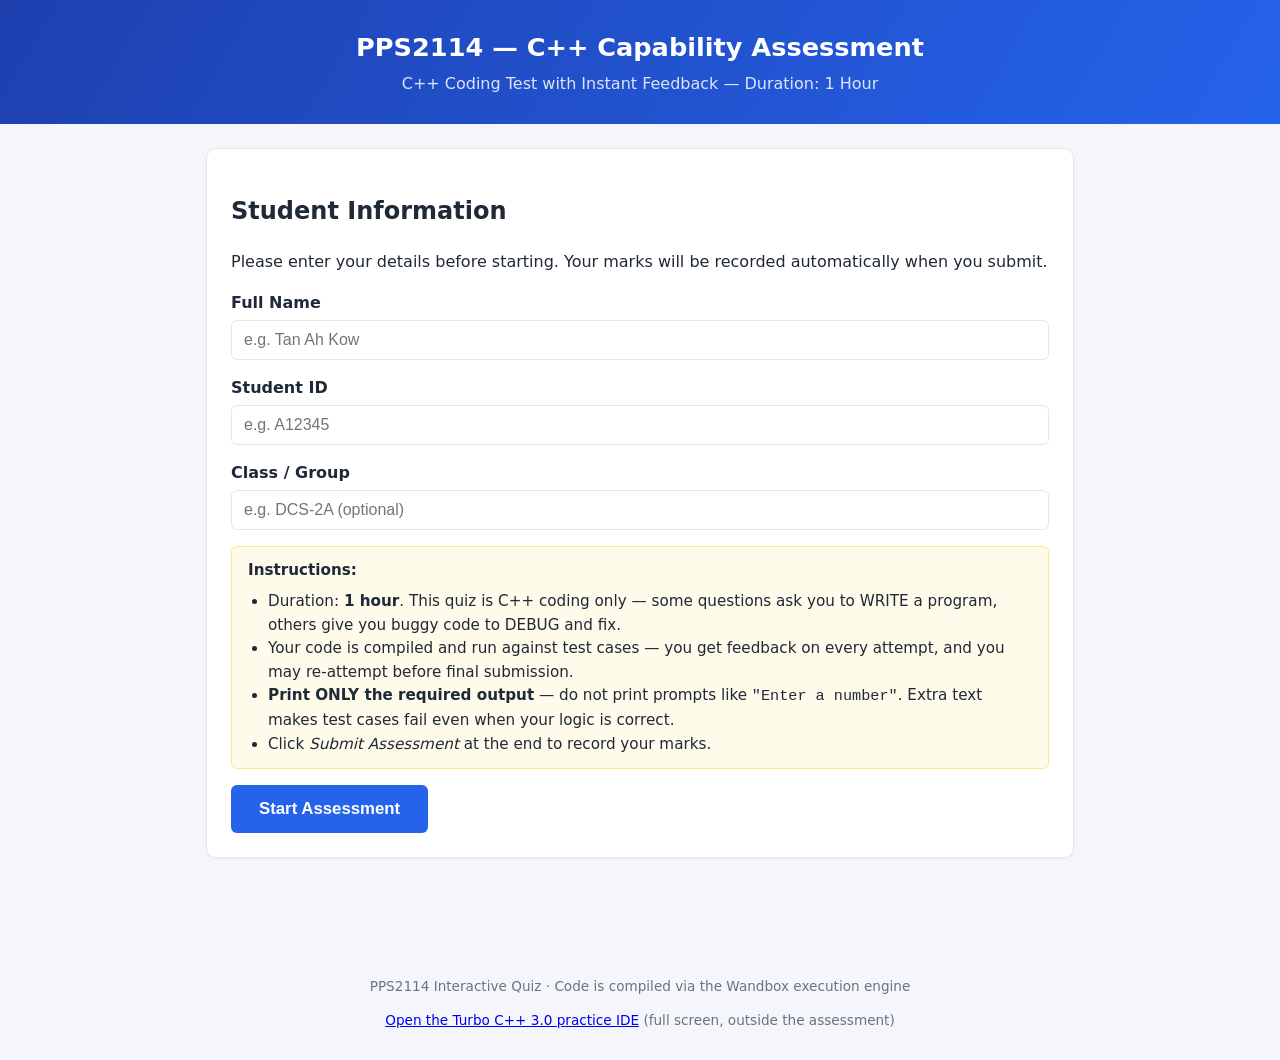
<file: index.html>
<!DOCTYPE html>
<html lang="en">
<head>
  <meta charset="UTF-8">
  <meta name="viewport" content="width=device-width, initial-scale=1.0">
  <title>PPS2114 — C++ Assessment</title>
  <link rel="stylesheet" href="css/style.css">
  <link rel="stylesheet" href="css/turbo.css">
</head>
<body>
  <header class="app-header">
    <h1>PPS2114 &mdash; C++ Capability Assessment</h1>
    <p class="subtitle">C++ Coding Test with Instant Feedback &mdash; Duration: 1 Hour</p>
  </header>

  <main id="app">

    <!-- ===================== START SCREEN ===================== -->
    <section id="start-screen" class="card">
      <h2>Student Information</h2>
      <p>Please enter your details before starting. Your marks will be recorded automatically when you submit.</p>
      <form id="student-form">
        <div class="form-row">
          <label for="student-name">Full Name</label>
          <input type="text" id="student-name" required placeholder="e.g. Tan Ah Kow" autocomplete="name">
        </div>
        <div class="form-row">
          <label for="student-id">Student ID</label>
          <input type="text" id="student-id" required placeholder="e.g. A12345" autocomplete="off">
        </div>
        <div class="form-row">
          <label for="student-class">Class / Group</label>
          <input type="text" id="student-class" placeholder="e.g. DCS-2A (optional)">
        </div>
        <div class="notice">
          <strong>Instructions:</strong>
          <ul>
            <li>Duration: <strong>1 hour</strong>. This quiz is C++ coding only — some questions ask you to WRITE a program, others give you buggy code to DEBUG and fix.</li>
            <li>Your code is compiled and run against test cases — you get feedback on every attempt, and you may re-attempt before final submission.</li>
            <li><strong>Print ONLY the required output</strong> — do not print prompts like <code>"Enter a number"</code>. Extra text makes test cases fail even when your logic is correct.</li>
            <li>Click <em>Submit Assessment</em> at the end to record your marks.</li>
          </ul>
        </div>
        <button type="submit" class="btn btn-primary btn-lg">Start Assessment</button>
      </form>
    </section>

    <!-- ===================== QUIZ SCREEN ===================== -->
    <section id="quiz-screen" class="hidden">
      <div class="sticky-bar">
        <span id="student-badge"></span>
        <span id="progress-badge"></span>
      </div>

      <div id="theory-section">
        <h2 class="section-title">Section A &mdash; Theory</h2>
        <div id="theory-container"></div>
      </div>

      <div id="coding-section">
        <h2 class="section-title" id="coding-title">Section B &mdash; C++ Coding</h2>
        <div id="coding-container"></div>
      </div>

      <div class="card submit-card">
        <h3>Finished?</h3>
        <p>Check that you have answered every question. Once submitted, your marks are recorded and cannot be changed.</p>
        <button id="submit-btn" class="btn btn-primary btn-lg">Submit Assessment</button>
        <p id="submit-status" class="submit-status"></p>
      </div>
    </section>

    <!-- ===================== RESULT SCREEN ===================== -->
    <section id="result-screen" class="hidden">
      <div class="card">
        <h2>Your Results</h2>
        <div id="score-summary"></div>
        <h3>Feedback Summary</h3>
        <div id="feedback-summary"></div>
        <p class="notice" id="record-status"></p>
      </div>
    </section>

  </main>

  <footer class="app-footer">
    <p>PPS2114 Interactive Quiz &middot; Code is compiled via the Wandbox execution engine</p>
    <p><a href="turbo.html">Open the Turbo C++ 3.0 practice IDE</a> (full screen, outside the assessment)</p>
  </footer>

  <script src="js/config.js"></script>
  <script src="js/turbo.js"></script>
  <script src="js/questions.js"></script>
  <script src="js/app.js"></script>
</body>
</html>
</file>
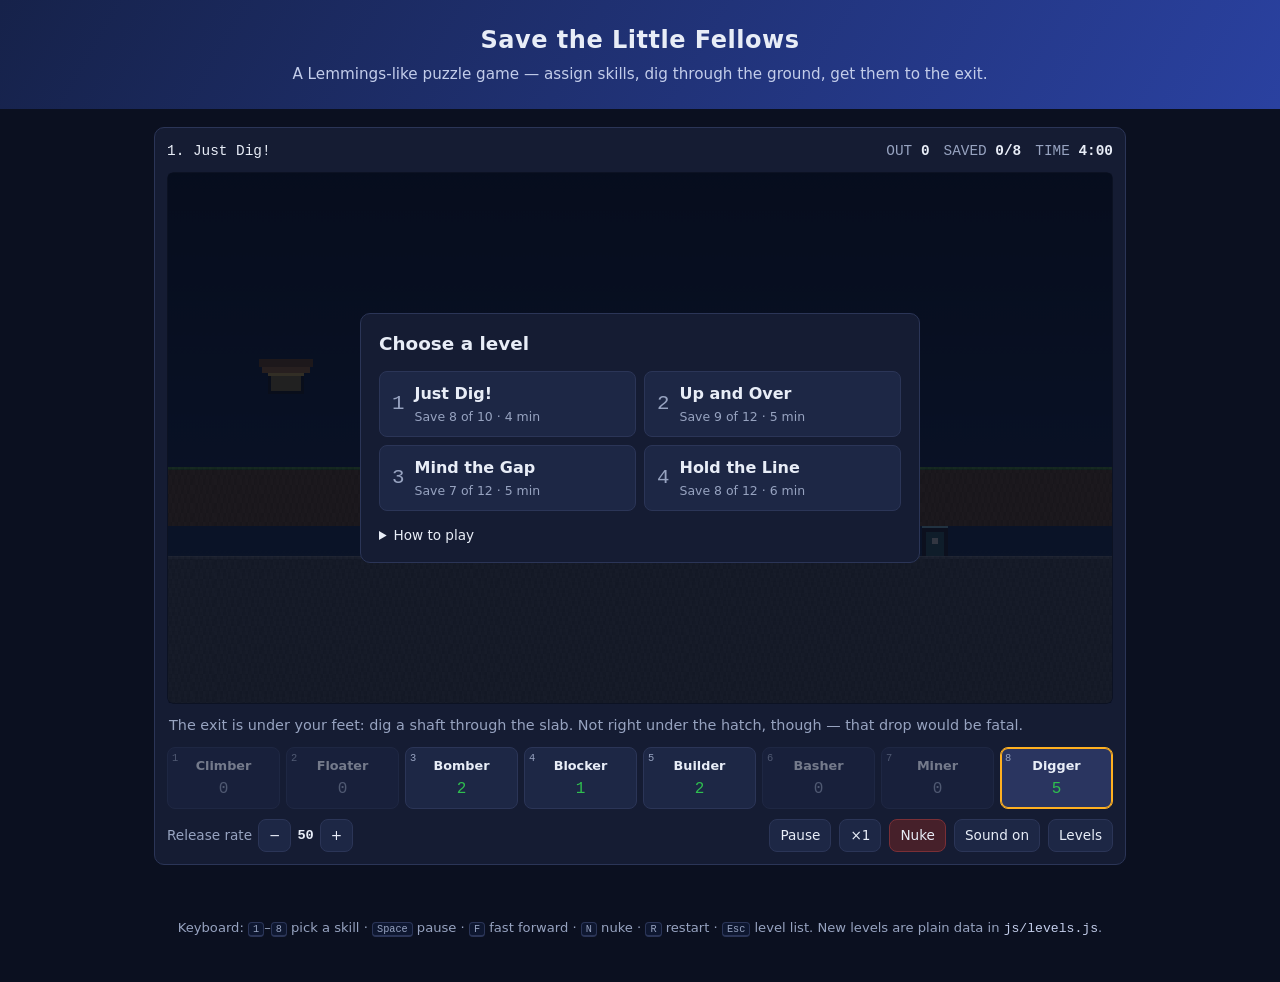
<file: game/index.html>
<!DOCTYPE html>
<html lang="en">
<head>
  <meta charset="UTF-8">
  <meta name="viewport" content="width=device-width, initial-scale=1.0">
  <title>Lemmings-like &mdash; Save the Little Fellows</title>
  <link rel="stylesheet" href="css/game.css">
</head>
<body>
  <header class="game-header">
    <h1>Save the Little Fellows</h1>
    <p class="subtitle">A Lemmings-like puzzle game &mdash; assign skills, dig through the ground, get them to the exit.</p>
  </header>

  <main class="wrap">

    <div class="stage">
      <div class="stage-bar">
        <span id="level-name">Level</span>
        <span class="stats">
          <span>OUT <b id="stat-out">0</b></span>
          <span>SAVED <b id="stat-saved">0/0</b></span>
          <span>TIME <b id="stat-time">0:00</b></span>
        </span>
      </div>

      <div class="screen-holder">
        <canvas id="screen" width="640" height="360"></canvas>

        <!-- ============ LEVEL MENU ============ -->
        <div id="menu" class="overlay">
          <div class="panel">
            <h2>Choose a level</h2>
            <div id="level-list" class="level-list"></div>
            <details class="how">
              <summary>How to play</summary>
              <ul>
                <li>Lemmings drop out of the hatch and walk until something stops them. They never take
                    orders as a group &mdash; you assign a skill to <em>one</em> lemming at a time.</li>
                <li>Pick a skill in the bar below (or press <kbd>1</kbd>&ndash;<kbd>8</kbd>), then click a lemming.
                    A green box means the skill can be given; a red box means it cannot.</li>
                <li><b>Climber</b> and <b>Floater</b> are permanent abilities. <b>Bomber</b> blows the lemming
                    up after 5 seconds (it also blows a hole in the ground). <b>Blocker</b> stands still and
                    turns everyone else around. <b>Builder</b> lays 12 bricks as a staircase.
                    <b>Basher</b> tunnels sideways, <b>Miner</b> tunnels diagonally down, <b>Digger</b> digs
                    straight down.</li>
                <li>Falling further than about six body heights is fatal &mdash; unless the lemming is a floater.
                    Grey steel cannot be dug through.</li>
                <li>Reach the exit with enough lemmings before the clock runs out.</li>
              </ul>
              <p class="keys"><b>Keys:</b> <kbd>1</kbd>&ndash;<kbd>8</kbd> skill &middot;
                <kbd>Space</kbd> pause &middot; <kbd>F</kbd> fast forward &middot;
                <kbd>+</kbd>/<kbd>-</kbd> release rate &middot; <kbd>N</kbd> nuke &middot;
                <kbd>R</kbd> restart &middot; <kbd>Esc</kbd> menu</p>
            </details>
          </div>
        </div>

        <!-- ============ RESULT ============ -->
        <div id="result" class="overlay hidden">
          <div class="panel narrow">
            <h2 id="result-title">Level complete!</h2>
            <p id="result-text"></p>
            <div class="row">
              <button id="btn-next" class="btn btn-primary">Next level</button>
              <button id="btn-retry" class="btn">Retry</button>
              <button id="btn-result-menu" class="btn">Level list</button>
            </div>
          </div>
        </div>
      </div>

      <p id="level-hint" class="hint"></p>

      <!-- ============ SKILLS ============ -->
      <div id="skill-bar" class="skill-bar"></div>

      <!-- ============ CONTROLS ============ -->
      <div class="control-bar">
        <div class="rate">
          <span>Release rate</span>
          <button id="btn-rate-down" class="btn btn-sm">&minus;</button>
          <b id="rate-value">50</b>
          <button id="btn-rate-up" class="btn btn-sm">+</button>
        </div>
        <div class="spacer"></div>
        <button id="btn-pause" class="btn btn-sm">Pause</button>
        <button id="btn-speed" class="btn btn-sm">&times;1</button>
        <button id="btn-nuke" class="btn btn-sm btn-danger">Nuke</button>
        <button id="btn-sound" class="btn btn-sm">Sound on</button>
        <button id="btn-menu" class="btn btn-sm">Levels</button>
      </div>

      <div id="toast" class="toast"></div>
    </div>
  </main>

  <footer class="game-footer">
    <p>Keyboard: <kbd>1</kbd>&ndash;<kbd>8</kbd> pick a skill &middot; <kbd>Space</kbd> pause &middot;
      <kbd>F</kbd> fast forward &middot; <kbd>N</kbd> nuke &middot; <kbd>R</kbd> restart &middot;
      <kbd>Esc</kbd> level list. New levels are plain data in <code>js/levels.js</code>.</p>
  </footer>

  <script src="js/levels.js"></script>
  <script src="js/engine.js"></script>
  <script src="js/game.js"></script>
</body>
</html>
</file>
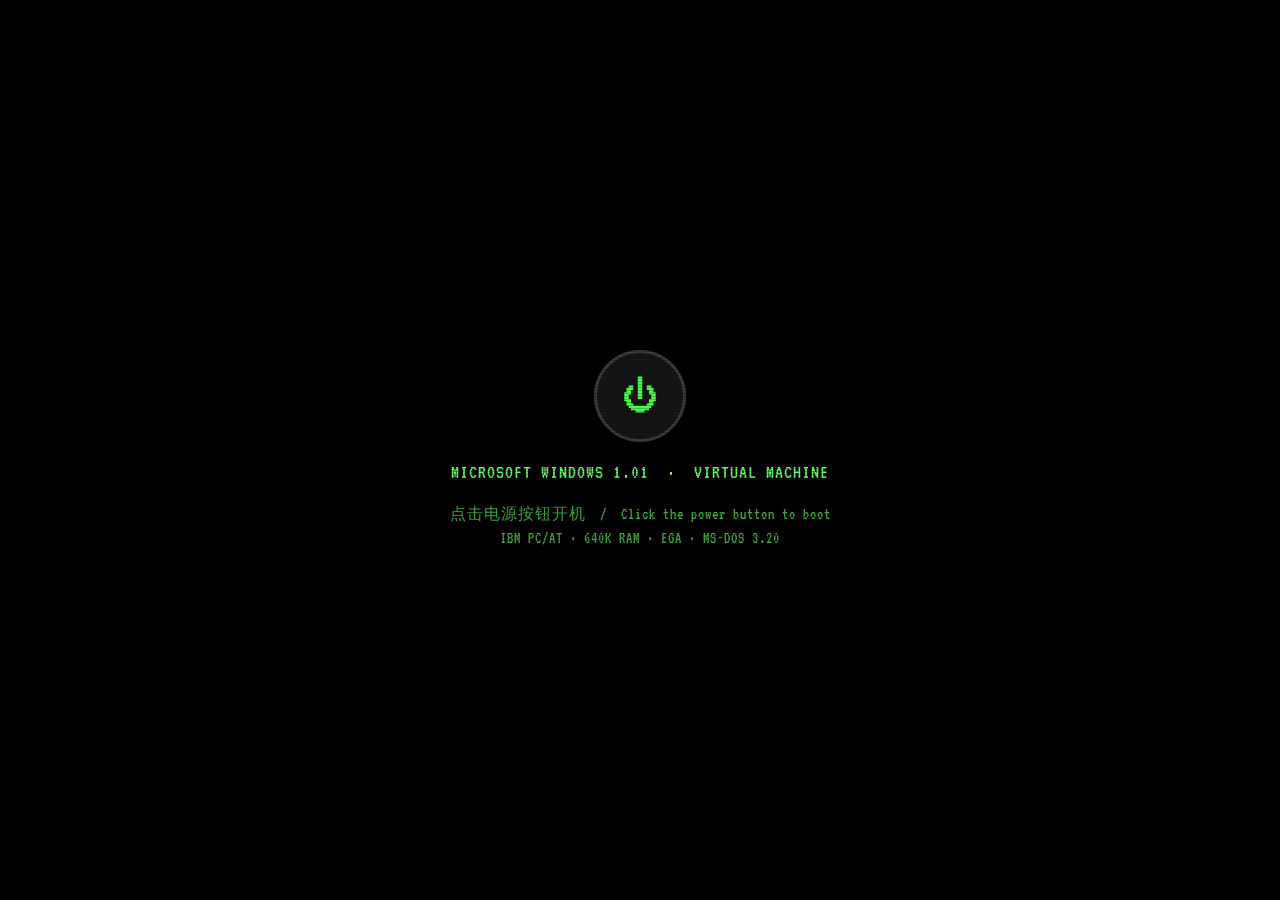
<file: win1/index.html>
<!DOCTYPE html>
<html lang="zh-CN">
<head>
<meta charset="utf-8">
<meta name="viewport" content="width=device-width,initial-scale=1">
<title>Microsoft Windows 1.01 — 虚拟机模拟</title>
<link rel="preconnect" href="https://fonts.googleapis.com">
<link rel="preconnect" href="https://fonts.gstatic.com" crossorigin>
<link href="https://fonts.googleapis.com/css2?family=VT323&display=swap" rel="stylesheet">
<style>
*{box-sizing:border-box;margin:0;padding:0}
html,body{height:100%;background:#0b0b0b;overflow:hidden;
  font-family:"MS Sans Serif",Tahoma,Geneva,Verdana,sans-serif;font-size:12px;
  -webkit-font-smoothing:none;user-select:none;-webkit-user-select:none;color:#000}
#crt{position:fixed;inset:0;background:#000;overflow:hidden}
#crt.scan::after{content:"";position:absolute;inset:0;pointer-events:none;z-index:9999;
  background:repeating-linear-gradient(180deg,rgba(0,0,0,.20) 0 1px,transparent 1px 3px)}
.layer{position:absolute;inset:0;display:none}
.layer.on{display:block}

/* ---------- 电源 ---------- */
#power{display:flex;align-items:center;justify-content:center;flex-direction:column;gap:20px;
  color:#6f6;font-family:"VT323","Courier New",monospace;font-size:20px;letter-spacing:1px;text-align:center}
#powerBtn{width:92px;height:92px;border-radius:50%;background:#151515;border:3px solid #3a3a3a;
  color:#4f4;font-size:36px;cursor:pointer;transition:.15s}
#powerBtn:hover{border-color:#7f7;box-shadow:0 0 30px rgba(0,255,0,.25);color:#8f8}
#power .sub{color:#4a4;font-size:16px;max-width:520px;line-height:1.5}

/* ---------- DOS 文字画面 ---------- */
#dos{background:#000;padding:10px 14px;overflow:hidden}
#dosText{color:#cfcfcf;font-family:"VT323","Courier New",monospace;font-size:19px;line-height:1.18;
  white-space:pre-wrap;word-break:break-word;text-shadow:0 0 4px rgba(200,200,200,.25)}
.cur{display:inline-block;width:9px;height:15px;background:#cfcfcf;vertical-align:-3px;animation:bl 1s steps(1) infinite}
@keyframes bl{50%{opacity:0}}

/* ---------- 桌面 ---------- */
#desktop{background:#fff}
#desk{position:absolute;inset:0;display:flex;flex-direction:column}
.dither{background-color:#fff;
  background-image:linear-gradient(45deg,#000 25%,transparent 25%,transparent 75%,#000 75%),
                   linear-gradient(45deg,#000 25%,transparent 25%,transparent 75%,#000 75%);
  background-size:2px 2px;background-position:0 0,1px 1px}
.dither.p2{background-image:radial-gradient(#000 32%,transparent 33%);background-size:4px 4px;background-position:0 0}
.dither.p3{background-image:none;background-color:#e8e8e8}
.dither.p4{background-image:repeating-linear-gradient(90deg,#000 0 1px,transparent 1px 4px);background-size:auto}
#tiles{position:relative;flex:1;overflow:hidden}
#icons{height:58px;flex:none;border-top:2px solid #000;display:flex;gap:6px;align-items:center;padding:4px 8px;overflow-x:auto}
.dicon{width:74px;height:48px;display:flex;flex-direction:column;align-items:center;justify-content:center;
  gap:2px;background:#fff;border:1px solid #000;cursor:pointer;flex:none}
.dicon .g{font-size:18px;line-height:18px}
.dicon .n{font-size:10px;white-space:nowrap;overflow:hidden;max-width:70px;text-align:center}
.dicon:hover{background:#000;color:#fff}

/* ---------- 窗口 ---------- */
.win{position:absolute;background:#fff;border:var(--bw,2px) solid #000;display:flex;flex-direction:column;overflow:hidden}
.tbar{height:19px;flex:none;display:flex;align-items:stretch;border-bottom:1px solid #000;background:#fff;color:#000}
.win.act .tbar{background:#000;color:#fff}
.tbar .title{flex:1;text-align:center;line-height:19px;overflow:hidden;white-space:nowrap;text-overflow:ellipsis;cursor:default}
.cbox{width:17px;flex:none;border-right:1px solid currentColor;display:flex;align-items:center;justify-content:center;cursor:pointer}
.cbox i{display:block;width:11px;height:3px;background:currentColor}
.sz{width:15px;flex:none;border-left:1px solid currentColor;display:flex;align-items:center;justify-content:center;
  cursor:pointer;font-size:8px;line-height:1}
.cbox:hover,.sz:hover{background:currentColor}
.cbox:hover i{background:#fff}
.win.act .cbox:hover i{background:#000}
.sz:hover{color:#fff}
.win.act .sz:hover{color:#000}
.mbar{height:18px;flex:none;display:flex;align-items:stretch;border-bottom:1px solid #000;background:#fff}
.mbar>div{padding:0 8px;line-height:17px;cursor:pointer}
.mbar>div.open{background:#000;color:#fff}
.client{flex:1;position:relative;overflow:hidden;background:#fff}
.rzC{position:absolute;top:0;right:-3px;width:7px;height:100%;cursor:ew-resize;z-index:20}
.rzR{position:absolute;left:0;bottom:-3px;height:7px;width:100%;cursor:ns-resize;z-index:20}
#ghost{position:absolute;border:2px dashed #000;background:rgba(255,255,255,.35);display:none;z-index:700;pointer-events:none}

/* ---------- 菜单 ---------- */
.menu{position:fixed;z-index:900;background:#fff;border:1px solid #000;padding:2px 0;min-width:150px;box-shadow:2px 2px 0 rgba(0,0,0,.55)}
.mi{padding:2px 14px 2px 12px;white-space:nowrap;cursor:pointer;display:flex;justify-content:space-between;gap:26px}
.mi:hover{background:#000;color:#fff}
.mi.dis{color:#999}
.mi.dis:hover{background:#fff;color:#999;cursor:default}
.msep{border-top:1px solid #000;margin:2px 0}

/* ---------- 对话框 ---------- */
#modal{position:absolute;inset:0;z-index:800;display:none}
#modal.on{display:block}
.dlg{position:absolute;left:50%;top:42%;transform:translate(-50%,-50%);background:#fff;
  border:1px solid #000;outline:3px solid #000;outline-offset:2px;min-width:300px;max-width:86%}
.dlg .dt{background:#000;color:#fff;height:19px;line-height:19px;text-align:center}
.dlg .db{padding:14px 16px;line-height:1.6}
.dlg .dbtn{padding:0 16px 14px;display:flex;gap:12px;justify-content:center}
button.w1{font:inherit;background:#fff;border:1px solid #000;padding:3px 16px;cursor:pointer;min-width:72px}
button.w1:hover{background:#000;color:#fff}
button.w1.def{box-shadow:2px 2px 0 #000}
input.w1,select.w1{font:inherit;border:1px solid #000;background:#fff;padding:2px 4px;user-select:text}
input,select,textarea{accent-color:#000}
.lst{border:1px solid #000;background:#fff;height:150px;overflow:auto}
.lst div{padding:1px 6px;cursor:pointer}
.lst div.sel,.lst div:hover{background:#000;color:#fff}

/* ---------- 滚动条 ---------- */
::-webkit-scrollbar{width:16px;height:16px}
::-webkit-scrollbar-track{background-color:#fff;
  background-image:linear-gradient(45deg,#000 25%,transparent 25%,transparent 75%,#000 75%),
                   linear-gradient(45deg,#000 25%,transparent 25%,transparent 75%,#000 75%);
  background-size:2px 2px;background-position:0 0,1px 1px;border-left:1px solid #000}
::-webkit-scrollbar-thumb{background:#fff;border:1px solid #000}
::-webkit-scrollbar-button{background:#fff;border:1px solid #000;height:16px;width:16px}

/* ---------- MS-DOS Executive ---------- */
.exec{display:flex;flex-direction:column;height:100%}
.exec .drv{display:flex;gap:14px;padding:4px 8px;border-bottom:1px solid #000;align-items:center}
.exec .drv span{cursor:pointer;padding:1px 5px;border:1px solid transparent}
.exec .drv span.on{background:#000;color:#fff}
.exec .drv span:hover{border-color:#000}
.exec .pth{padding:2px 8px;border-bottom:1px solid #000;font-family:"VT323",monospace;font-size:16px}
.exec .list{flex:1;overflow:auto;padding:4px 8px;column-width:132px;column-gap:12px;column-rule:none}
.exec .it{padding:0 4px;cursor:default;white-space:nowrap;line-height:16px;break-inside:avoid}
.exec .it.sel{background:#000;color:#fff}
.exec .it b{font-weight:bold}
.exec .sb{border-top:1px solid #000;padding:2px 8px;font-size:11px}

/* ---------- 记事本 ---------- */
textarea.np{width:100%;height:100%;border:0;outline:0;resize:none;padding:3px 5px;
  font-family:"MS Sans Serif",Tahoma,sans-serif;font-size:13px;line-height:1.35;user-select:text;background:#fff;color:#000}

/* ---------- 计算器 ---------- */
.calc{padding:6px;display:flex;flex-direction:column;height:100%;gap:6px}
.calc .disp{border:1px solid #000;text-align:right;padding:4px 8px;font-family:"VT323",monospace;font-size:26px;
  line-height:1;overflow:hidden;background:#fff}
.calc .mem{font-size:10px;height:12px;padding-left:2px}
.calc .grid{flex:0 0 auto;display:grid;grid-template-columns:repeat(5,1fr);grid-auto-rows:minmax(22px,30px);gap:4px}
.calc .pad{flex:1}
.calc button{font:inherit;background:#fff;border:1px solid #000;cursor:pointer;min-height:22px}
.calc button:hover{background:#000;color:#fff}
.calc button.op{box-shadow:1px 1px 0 #000}

/* ---------- 时钟/黑白棋/画笔 ---------- */
canvas{display:block;image-rendering:pixelated}
.center{display:flex;align-items:center;justify-content:center;height:100%}
.rev{display:flex;flex-direction:column;height:100%}
.rev .st{border-bottom:1px solid #000;padding:2px 8px;display:flex;justify-content:space-between;gap:10px}
.paint{display:flex;height:100%}
.paint .tools{width:68px;flex:none;border-right:1px solid #000;display:flex;flex-wrap:wrap;align-content:flex-start;padding:2px}
.paint .tools button{width:28px;height:24px;font:inherit;font-size:13px;background:#fff;border:1px solid #000;margin:1px;cursor:pointer;line-height:1}
.paint .tools button.on{background:#000;color:#fff}
.paint .cv{flex:1;overflow:auto;background:#fff;display:block}

/* ---------- 日历 ---------- */
.cal{display:flex;flex-direction:column;height:100%}
.cal .hd{display:flex;justify-content:space-between;align-items:center;padding:3px 8px;border-bottom:1px solid #000}
.cal .hd button{font:inherit;border:1px solid #000;background:#fff;cursor:pointer;padding:0 8px}
.cal table{width:100%;border-collapse:collapse;table-layout:fixed}
.cal th{border:1px solid #000;font-weight:normal;background:#fff}
.cal td{border:1px solid #000;height:26px;text-align:center;cursor:pointer;vertical-align:middle}
.cal td.today{box-shadow:inset 0 0 0 2px #000}
.cal td.sel{background:#000;color:#fff}
.cal td.dot::after{content:"•";margin-left:2px}
.cal .day{flex:1;display:flex;flex-direction:column;border-top:1px solid #000}
.cal .day textarea{flex:1;border:0;outline:0;resize:none;padding:4px;font:inherit;user-select:text}

/* ---------- 控制面板 ---------- */
.cp{display:flex;height:100%}
.cp .nav{width:120px;flex:none;border-right:1px solid #000;overflow:auto}
.cp .nav div{padding:3px 8px;cursor:pointer}
.cp .nav div.on,.cp .nav div:hover{background:#000;color:#fff}
.cp .pane{flex:1;padding:10px 12px;overflow:auto;line-height:1.9}
.cp .pane label{display:block}
.cp input[type=range]{vertical-align:middle;width:150px}
.about{padding:14px;text-align:center;line-height:1.8}
</style>
</head>
<body>
<div id="crt" class="scan">

  <div id="power" class="layer on">
    <button id="powerBtn" title="Power">⏻</button>
    <div>MICROSOFT WINDOWS 1.01 &nbsp;·&nbsp; VIRTUAL MACHINE</div>
    <div class="sub">点击电源按钮开机 &nbsp;/&nbsp; Click the power button to boot<br>
      IBM PC/AT · 640K RAM · EGA · MS-DOS 3.20</div>
  </div>

  <div id="dos" class="layer"><div id="dosText"></div></div>

  <div id="desktop" class="layer">
    <div id="desk">
      <div id="tiles" class="dither">
        <div id="ghost"></div>
      </div>
      <div id="icons" class="dither"></div>
    </div>
    <div id="modal"></div>
  </div>

</div>
<script>
/* =====================================================================
   Microsoft Windows 1.01 — 虚拟机模拟 (single page, no dependencies)
   开机自检 → MS-DOS → WIN → MS-DOS Executive 图形界面
   ===================================================================== */
"use strict";

/* ---------------------------------------------------------------- 工具 */
const $  = (s, r) => (r || document).querySelector(s);
const $$ = (s, r) => Array.from((r || document).querySelectorAll(s));
const wait = ms => new Promise(r => setTimeout(r, ms));
const pad2 = n => String(n).padStart(2, "0");

function mk(tag, cls, txt) {
  const e = document.createElement(tag);
  if (cls) e.className = cls;
  if (txt != null) e.textContent = txt;
  return e;
}

/* 简易 PC 蜂鸣器 */
let AC = null;
function beep(freq, dur, type) {
  if (typeof PREFS !== "undefined" && PREFS && PREFS.beep === false) return;
  try {
    AC = AC || new (window.AudioContext || window.webkitAudioContext)();
    const o = AC.createOscillator(), g = AC.createGain();
    o.type = type || "square";
    o.frequency.value = freq || 800;
    g.gain.value = 0.05;
    o.connect(g); g.connect(AC.destination);
    o.start();
    o.stop(AC.currentTime + (dur || 90) / 1000);
  } catch (e) { /* 静音环境忽略 */ }
}

const layers = { power: $("#power"), dos: $("#dos"), desktop: $("#desktop") };
function showLayer(name) {
  Object.keys(layers).forEach(k => layers[k].classList.toggle("on", k === name));
}

/* ---------------------------------------------------- 虚拟磁盘文件系统 */
const README = [
  "                    虚拟 MICROSOFT WINDOWS 1.01",
  "                    ============================",
  "",
  "欢迎使用本模拟器 / Welcome to this simulation.",
  "",
  "【怎么用 · How to use】",
  "  * 双击 MS-DOS Executive 里的 .EXE 文件即可运行程序。",
  "    Double-click an .EXE in the MS-DOS Executive to run it.",
  "  * 双击 .TXT 文件会用记事本 (NOTEPAD) 打开。",
  "  * 标题栏左边的小方块 = 关闭窗口 (Close)。",
  "  * 标题栏右边 ▲ = 放大到全屏 (Zoom)，▼ = 缩成图标 (Icon)。",
  "  * Windows 1.0 的窗口是平铺的，不会重叠。",
  "    拖动标题栏放到另一个窗口上可以交换位置；",
  "    拖到底部图标区则缩成图标。",
  "  * 拖动窗口之间的边界可以调整大小。",
  "  * Special 菜单 -> End Session 结束 Windows 回到 DOS 提示符,",
  "    在 C:\\> 后输入 WIN 可再次进入 Windows。",
  "",
  "【内附程序 · Programs】",
  "  MSDOS.EXE     MS-DOS Executive  文件管理器",
  "  NOTEPAD.EXE   Notepad           纯文本编辑器",
  "  CALC.EXE      Calculator        计算器",
  "  CLOCK.EXE     Clock             模拟时钟",
  "  CALENDAR.EXE  Calendar          日历/记事",
  "  REVERSI.EXE   Reversi           黑白棋 (Windows 1.0 的招牌游戏)",
  "  PAINT.EXE     Paint             单色画图",
  "  CONTROL.EXE   Control Panel     控制面板 (边框宽度/桌面底纹/CRT)",
  "",
  "                       (C) 1985 Microsoft Corporation",
  "                       Simulation built for the web, 2026"
].join("\n");

const ABC_TXT = [
  "ABCDEFGHIJKLMNOPQRSTUVWXYZ",
  "abcdefghijklmnopqrstuvwxyz",
  "0123456789 !@#$%^&*()_+-=",
  "",
  "This file ships with Microsoft Windows 1.01 as a font sample."
].join("\n");

const WIN_INI = [
  "[windows]",
  "spooler=yes",
  "load=clock.exe",
  "run=",
  "Beep=yes",
  "BorderWidth=2",
  "CursorBlinkRate=530",
  "DoubleClickSpeed=452",
  "Programs=com exe bat",
  "Documents=txt",
  "",
  "[extensions]",
  "txt=notepad.exe ^.txt",
  "",
  "[devices]",
  "IBM Graphics=IBMGRX,LPT1:"
].join("\n");

const F = (data) => ({ type: "txt", data: data });
const D = (children) => ({ type: "dir", children: children });
const X = (app) => ({ type: "exe", app: app });

const DISK = {
  "C:": D({
    "WINDOWS": D({
      "CALC.EXE":     X("calc"),
      "CALENDAR.EXE": X("calendar"),
      "CLOCK.EXE":    X("clock"),
      "CONTROL.EXE":  X("control"),
      "MSDOS.EXE":    X("exec"),
      "NOTEPAD.EXE":  X("notepad"),
      "PAINT.EXE":    X("paint"),
      "REVERSI.EXE":  X("reversi"),
      "WIN.COM":      { type: "sys" },
      "GDI.EXE":      { type: "sys" },
      "USER.EXE":     { type: "sys" },
      "KERNEL.EXE":   { type: "sys" },
      "EGAHIRES.DRV": { type: "sys" },
      "MOUSE.DRV":    { type: "sys" },
      "WIN.INI":      F(WIN_INI),
      "ABC.TXT":      F(ABC_TXT),
      "README.TXT":   F(README)
    }),
    "DOS": D({
      "COMMAND.COM": { type: "sys" },
      "FORMAT.COM":  { type: "sys" },
      "CHKDSK.COM":  { type: "sys" },
      "EDLIN.COM":   { type: "sys" },
      "MORE.COM":    { type: "sys" }
    }),
    "AUTOEXEC.BAT": F("@ECHO OFF\nPATH C:\\DOS;C:\\WINDOWS\nPROMPT $P$G\nMOUSE\nWIN\n"),
    "CONFIG.SYS":   F("FILES=20\nBUFFERS=20\nDEVICE=C:\\DOS\\ANSI.SYS\n"),
    "README.TXT":   F(README)
  }),
  "A:": D({}),
  "B:": D({})
};

function fsGet(drive, parts) {
  let node = DISK[drive];
  for (const p of parts) {
    if (!node || node.type !== "dir") return null;
    node = node.children[p];
  }
  return node || null;
}

/* ------------------------------------------------------ 开机 / DOS 层 */
const dosText = $("#dosText");
let skipBoot = false;

function dosPrint(s) { dosText.appendChild(document.createTextNode(s)); }
function dosCursor() {
  const c = mk("span", "cur");
  dosText.appendChild(c);
  return c;
}
function dosClear() { dosText.textContent = ""; }

async function typeLine(text, speed) {
  if (skipBoot) { dosPrint(text + "\n"); return; }
  for (const ch of text) {
    dosPrint(ch);
    if (speed) await wait(speed);
  }
  dosPrint("\n");
}
async function pause(ms) { if (!skipBoot) await wait(ms); }

async function bootSequence() {
  showLayer("dos");
  dosClear();
  beep(880, 120);
  await pause(400);

  await typeLine("Phoenix ROM BIOS PLUS Version 1.10 A0");
  await typeLine("Copyright (C) 1985 Phoenix Technologies Ltd.");
  await typeLine("All Rights Reserved");
  await typeLine("");
  await typeLine("IBM PC/AT Compatible  80286 @ 8 MHz");
  await pause(260);

  /* 内存计数动画 */
  dosPrint("Memory Test : ");
  const memNode = document.createTextNode("");
  dosText.appendChild(memNode);
  for (let k = 64; k <= 640; k += 64) {
    memNode.nodeValue = k + "K";
    if (!skipBoot) await wait(55);
  }
  memNode.nodeValue = "640K OK";
  dosPrint("\n\n");
  await pause(250);

  await typeLine("Diskette Drive A: 1.2 MB, 5.25 in.");
  await typeLine("Diskette Drive B: None");
  await typeLine("Fixed Disk C:     20 MB");
  await typeLine("Display Adapter:  EGA (640 x 350, 16 colour)");
  await typeLine("Pointing Device:  Microsoft Serial Mouse on COM1");
  await typeLine("");
  await pause(400);
  await typeLine("Starting MS-DOS...");
  await pause(700);

  dosClear();
  await typeLine("Microsoft(R) MS-DOS(R)  Version 3.20");
  await typeLine("             (C)Copyright Microsoft Corp 1981-1986");
  await typeLine("");
  await pause(400);
  await typeLine("C:\\>PATH C:\\DOS;C:\\WINDOWS");
  await pause(180);
  await typeLine("C:\\>MOUSE");
  await typeLine("Microsoft Mouse Driver Version 6.24 installed.");
  await typeLine("");
  await pause(300);
  dosPrint("C:\\>");
  await typeLine("WIN", 70);
  await pause(500);
  await startWindows();
}

/* Windows 启动画面 */
async function startWindows() {
  dosClear();
  dosPrint("\n\n\n");
  await typeLine("                        Microsoft Windows");
  await typeLine("                           Version 1.01");
  await typeLine("");
  await typeLine("              (C) Copyright Microsoft Corp. 1985");
  await typeLine("                      All Rights Reserved");
  await typeLine("");
  await typeLine("");
  await typeLine("                    MS-DOS Executive loading . . .");
  beep(1200, 60);
  await wait(skipBoot ? 500 : 1300);
  enterDesktop();
}

/* --------------------------------------------- End Session 后的 DOS 壳 */
let shellBuf = "", shellCursor = null, shellActive = false;

function shellPrompt() {
  dosPrint("\nC:\\>");
  shellCursor = dosCursor();
  shellBuf = "";
}

function shellStart(firstMessage) {
  showLayer("dos");
  dosClear();
  if (firstMessage) dosPrint(firstMessage + "\n");
  dosPrint("Microsoft(R) MS-DOS(R)  Version 3.20\n");
  dosPrint("             (C)Copyright Microsoft Corp 1981-1986\n");
  dosPrint("\n输入 WIN 并按 Enter 重新进入 Windows。  (Type WIN to restart Windows, HELP for commands)\n");
  shellActive = true;
  shellPrompt();
}

function shellEcho(s) {
  if (shellCursor) shellCursor.remove();
  dosPrint(s);
  shellCursor = dosCursor();
}

function shellRun(cmdLine) {
  const line = cmdLine.trim();
  const cmd = line.split(/\s+/)[0].toUpperCase();
  const arg = line.slice(cmd.length).trim();
  if (shellCursor) shellCursor.remove();
  dosPrint("\n");

  switch (cmd) {
    case "": break;
    case "WIN":
      shellActive = false;
      startWindows();
      return;
    case "VER":
      dosPrint("\nMS-DOS Version 3.20\n");
      break;
    case "CLS":
      dosClear();
      break;
    case "DIR": {
      const dirName = arg.replace(/^[A-Za-z]:\\?/, "").replace(/\\$/, "").toUpperCase();
      const node = dirName ? fsGet("C:", dirName.split("\\")) : DISK["C:"];
      if (!node || node.type !== "dir") { dosPrint("File not found\n"); break; }
      dosPrint("\n Volume in drive C is WINDOWS\n Directory of  C:\\" + dirName + "\n\n");
      let count = 0;
      for (const name of Object.keys(node.children)) {
        const it = node.children[name];
        const base = name.split(".")[0].padEnd(9, " ");
        const ext = (name.split(".")[1] || "").padEnd(4, " ");
        const size = it.type === "dir" ? "<DIR>  " :
          String((it.data ? it.data.length : 4096 + name.length * 37)).padStart(7, " ");
        dosPrint(base + ext + size + "   1-01-86  12:00p\n");
        count++;
      }
      dosPrint("     " + count + " File(s)   10493952 bytes free\n");
      break;
    }
    case "TYPE": {
      const p = arg.toUpperCase().replace(/^C:\\?/, "");
      const node = fsGet("C:", p ? p.split("\\") : []);
      if (node && node.data) dosPrint("\n" + node.data + "\n");
      else dosPrint("File not found\n");
      break;
    }
    case "DATE":
      dosPrint("Current date is " + new Date().toDateString() + "\n");
      break;
    case "TIME": {
      const d = new Date();
      dosPrint("Current time is " + pad2(d.getHours()) + ":" + pad2(d.getMinutes()) + ":" + pad2(d.getSeconds()) + "\n");
      break;
    }
    case "ECHO":
      dosPrint(arg + "\n");
      break;
    case "HELP":
      dosPrint("\nWIN    启动 Windows        DIR   列出文件\n" +
               "TYPE   显示文件内容        CLS   清屏\n" +
               "VER    版本                DATE  日期\n" +
               "TIME   时间                ECHO  回显\n");
      break;
    case "EXIT":
      dosPrint("Cannot exit COMMAND.COM - this is the primary shell.\n");
      break;
    default:
      dosPrint("Bad command or file name\n");
      beep(220, 150);
  }
  shellPrompt();
}

document.addEventListener("keydown", e => {
  if (!shellActive) return;
  if (e.key === "Enter") { e.preventDefault(); shellRun(shellBuf); }
  else if (e.key === "Backspace") {
    e.preventDefault();
    if (shellBuf.length) { shellBuf = shellBuf.slice(0, -1); redrawShellLine(); }
  } else if (e.key.length === 1 && !e.ctrlKey && !e.metaKey) {
    e.preventDefault();
    shellBuf += e.key;
    shellEcho(e.key);
  }
});

/* Backspace 需要重画当前行 —— 简单做法：整行重写 */
function redrawShellLine() {
  if (shellCursor) shellCursor.remove();
  const txt = dosText.textContent;
  const idx = txt.lastIndexOf("C:\\>");
  dosText.textContent = txt.slice(0, idx) + "C:\\>" + shellBuf;
  shellCursor = dosCursor();
}

/* =====================================================================
   窗口管理器 —— Windows 1.0 是「平铺式」的：窗口不重叠
   ===================================================================== */
const tiles  = $("#tiles");
const iconBar = $("#icons");
const ghost  = $("#ghost");

let WINS  = {};      /* id -> win 对象 */
let COLS  = [];      /* [{w:0.5, items:[{h:1,id:3}]}] 列 -> 行 */
let SEQ   = 1;
let ZOOM  = null;    /* 被放大的窗口 id */
let ACTIVE = null;

function findSlot(id) {
  for (let c = 0; c < COLS.length; c++)
    for (let r = 0; r < COLS[c].items.length; r++)
      if (COLS[c].items[r].id === id) return { c: c, r: r };
  return null;
}

function placeNew(id) {
  if (COLS.length === 0) { COLS.push({ w: 1, items: [{ h: 1, id: id }] }); return; }
  if (COLS.length < 3 && COLS.every(c => c.items.length === 1)) {
    const w = 1 / (COLS.length + 1);
    COLS.forEach(c => c.w = w);
    COLS.push({ w: w, items: [{ h: 1, id: id }] });
    return;
  }
  /* 加入行数最少的一列 */
  let best = 0;
  COLS.forEach((c, i) => { if (c.items.length < COLS[best].items.length) best = i; });
  const col = COLS[best];
  col.items.push({ h: 0, id: id });
  col.items.forEach(it => it.h = 1 / col.items.length);
}

function removeSlot(id) {
  const s = findSlot(id);
  if (!s) return;
  const col = COLS[s.c];
  col.items.splice(s.r, 1);
  if (col.items.length === 0) {
    COLS.splice(s.c, 1);
    const total = COLS.reduce((a, c) => a + c.w, 0) || 1;
    COLS.forEach(c => c.w = c.w / total);
  } else {
    const total = col.items.reduce((a, i) => a + i.h, 0) || 1;
    col.items.forEach(i => i.h = i.h / total);
  }
}

function relayout() {
  const W = tiles.clientWidth, H = tiles.clientHeight;
  Object.values(WINS).forEach(w => { if (w.state !== "icon") w.el.style.display = "none"; });

  if (ZOOM && WINS[ZOOM]) {
    const w = WINS[ZOOM];
    w.el.style.display = "flex";
    setRect(w, 0, 0, W, H);
    w.onResize && w.onResize();
    return;
  }
  let x = 0;
  COLS.forEach((col, ci) => {
    const cw = (ci === COLS.length - 1) ? (W - x) : Math.round(W * col.w);
    let y = 0;
    col.items.forEach((it, ri) => {
      const ih = (ri === col.items.length - 1) ? (H - y) : Math.round(H * it.h);
      const w = WINS[it.id];
      if (w) {
        w.el.style.display = "flex";
        setRect(w, x, y, cw, ih);
        w.onResize && w.onResize();
      }
      y += ih;
    });
    x += cw;
  });
}

function setRect(w, x, y, cw, ch) {
  w.el.style.left = x + "px";
  w.el.style.top = y + "px";
  w.el.style.width = cw + "px";
  w.el.style.height = ch + "px";
}

function focusWin(id) {
  ACTIVE = id;
  Object.values(WINS).forEach(w => w.el.classList.toggle("act", w.id === id));
}

/* ---------------------------------------------------------- 建立窗口 */
function createWindow(opts) {
  const id = SEQ++;
  const el = mk("div", "win");
  el.dataset.id = id;

  const tbar = mk("div", "tbar");
  const cbox = mk("div", "cbox"); cbox.appendChild(mk("i"));
  cbox.title = "Close";
  const title = mk("div", "title", opts.title);
  const up = mk("div", "sz", "▲"); up.title = "Zoom";
  const dn = mk("div", "sz", "▼"); dn.title = "Icon";
  tbar.append(cbox, title, up, dn);

  const mbar = mk("div", "mbar");
  const client = mk("div", "client");
  el.append(tbar, mbar, client);
  el.appendChild(mk("div", "rzC"));
  el.appendChild(mk("div", "rzR"));
  tiles.appendChild(el);

  const win = {
    id: id, el: el, client: client, mbar: mbar, titleEl: title,
    app: opts.app, name: opts.title, glyph: opts.glyph || "▤",
    state: "tiled", onClose: null, onResize: null,
    setTitle: function (t) { title.textContent = t; win.name = t; },
    setMenus: function (menus) { buildMenuBar(win, menus); },
    close: function () { closeWindow(id); }
  };
  WINS[id] = win;

  cbox.addEventListener("mousedown", e => e.stopPropagation());
  cbox.addEventListener("click", e => { e.stopPropagation(); closeWindow(id); });
  up.addEventListener("click", e => { e.stopPropagation(); toggleZoom(id); });
  dn.addEventListener("click", e => { e.stopPropagation(); iconize(id); });
  el.addEventListener("mousedown", () => focusWin(id));

  dragTitle(win, tbar);
  dragEdges(win);

  placeNew(id);
  if (ZOOM) ZOOM = null;
  focusWin(id);
  if (opts.menus) buildMenuBar(win, opts.menus);
  if (opts.mount) opts.mount(win);
  relayout();
  return win;
}

function closeWindow(id) {
  const w = WINS[id];
  if (!w) return;
  if (w.onClose && w.onClose() === false) return;
  if (w.timer) clearInterval(w.timer);
  if (ZOOM === id) ZOOM = null;
  removeSlot(id);
  w.el.remove();
  if (w.iconEl) w.iconEl.remove();
  delete WINS[id];
  const rest = Object.keys(WINS).filter(k => WINS[k].state !== "icon");
  ACTIVE = rest.length ? Number(rest[rest.length - 1]) : null;
  if (ACTIVE) focusWin(ACTIVE);
  relayout();
}

function toggleZoom(id) {
  ZOOM = (ZOOM === id) ? null : id;
  focusWin(id);
  relayout();
}

function iconize(id) {
  const w = WINS[id];
  if (!w || w.state === "icon") return;
  if (ZOOM === id) ZOOM = null;
  removeSlot(id);
  w.state = "icon";
  w.el.style.display = "none";
  const ic = mk("div", "dicon");
  ic.append(mk("div", "g", w.glyph), mk("div", "n", w.name));
  ic.title = w.name;
  ic.addEventListener("dblclick", () => restore(id));
  ic.addEventListener("click", () => restore(id));
  iconBar.appendChild(ic);
  w.iconEl = ic;
  relayout();
}

function restore(id) {
  const w = WINS[id];
  if (!w || w.state !== "icon") return;
  w.state = "tiled";
  if (w.iconEl) { w.iconEl.remove(); w.iconEl = null; }
  placeNew(id);
  focusWin(id);
  relayout();
}

/* --------------------------- 拖动标题栏：交换窗口位置 / 拖到底部变图标 */
function dragTitle(win, tbar) {
  tbar.addEventListener("mousedown", e => {
    if (e.target.closest(".cbox") || e.target.closest(".sz")) return;
    focusWin(win.id);
    const startX = e.clientX, startY = e.clientY;
    let dragging = false;
    const move = ev => {
      if (!dragging && Math.abs(ev.clientX - startX) + Math.abs(ev.clientY - startY) < 5) return;
      dragging = true;
      ghost.style.display = "block";
      const r = tiles.getBoundingClientRect();
      ghost.style.left = (ev.clientX - r.left - 60) + "px";
      ghost.style.top = (ev.clientY - r.top - 10) + "px";
      ghost.style.width = "120px";
      ghost.style.height = "20px";
    };
    const up = ev => {
      document.removeEventListener("mousemove", move);
      document.removeEventListener("mouseup", up);
      ghost.style.display = "none";
      if (!dragging) return;
      const overIcons = iconBar.getBoundingClientRect();
      if (ev.clientY >= overIcons.top) { iconize(win.id); return; }
      const target = document.elementFromPoint(ev.clientX, ev.clientY);
      const tw = target && target.closest(".win");
      if (tw && Number(tw.dataset.id) !== win.id) swapWins(win.id, Number(tw.dataset.id));
    };
    document.addEventListener("mousemove", move);
    document.addEventListener("mouseup", up);
  });
}

function swapWins(a, b) {
  const sa = findSlot(a), sb = findSlot(b);
  if (!sa || !sb) return;
  COLS[sa.c].items[sa.r].id = b;
  COLS[sb.c].items[sb.r].id = a;
  relayout();
}

/* ----------------------------------------- 拖动窗口边界：调整平铺比例 */
function dragEdges(win) {
  const colHandle = win.el.querySelector(".rzC");
  const rowHandle = win.el.querySelector(".rzR");

  colHandle.addEventListener("mousedown", e => {
    const s = findSlot(win.id);
    if (!s || s.c >= COLS.length - 1 || ZOOM) return;
    e.preventDefault(); e.stopPropagation();
    const W = tiles.clientWidth, x0 = e.clientX;
    const w0 = COLS[s.c].w, w1 = COLS[s.c + 1].w;
    const move = ev => {
      let d = (ev.clientX - x0) / W;
      d = Math.max(-w0 + 0.12, Math.min(w1 - 0.12, d));
      COLS[s.c].w = w0 + d;
      COLS[s.c + 1].w = w1 - d;
      relayout();
    };
    const up = () => { document.removeEventListener("mousemove", move); document.removeEventListener("mouseup", up); };
    document.addEventListener("mousemove", move);
    document.addEventListener("mouseup", up);
  });

  rowHandle.addEventListener("mousedown", e => {
    const s = findSlot(win.id);
    if (!s || ZOOM) return;
    const col = COLS[s.c];
    if (s.r >= col.items.length - 1) return;
    e.preventDefault(); e.stopPropagation();
    const H = tiles.clientHeight, y0 = e.clientY;
    const h0 = col.items[s.r].h, h1 = col.items[s.r + 1].h;
    const move = ev => {
      let d = (ev.clientY - y0) / H;
      d = Math.max(-h0 + 0.12, Math.min(h1 - 0.12, d));
      col.items[s.r].h = h0 + d;
      col.items[s.r + 1].h = h1 - d;
      relayout();
    };
    const up = () => { document.removeEventListener("mousemove", move); document.removeEventListener("mouseup", up); };
    document.addEventListener("mousemove", move);
    document.addEventListener("mouseup", up);
  });
}

window.addEventListener("resize", relayout);

/* =====================================================================
   菜单
   ===================================================================== */
let openMenu = null;

function closeMenu() {
  if (openMenu) {
    openMenu.el.remove();
    openMenu.label.classList.remove("open");
    openMenu = null;
  }
}
document.addEventListener("mousedown", e => {
  if (openMenu && !e.target.closest(".menu") && !e.target.closest(".mbar")) closeMenu();
});
document.addEventListener("keydown", e => { if (e.key === "Escape") closeMenu(); });

function buildMenuBar(win, menus) {
  win.mbar.innerHTML = "";
  win.mbar.style.display = menus && menus.length ? "flex" : "none";
  (menus || []).forEach(m => {
    const lab = mk("div", null, m.label);
    lab.addEventListener("mousedown", e => {
      e.stopPropagation();
      focusWin(win.id);
      if (openMenu && openMenu.label === lab) { closeMenu(); return; }
      closeMenu();
      dropMenu(lab, typeof m.items === "function" ? m.items() : m.items);
    });
    lab.addEventListener("mouseenter", () => {
      if (openMenu && openMenu.label !== lab && openMenu.label.parentElement === win.mbar) {
        closeMenu();
        dropMenu(lab, typeof m.items === "function" ? m.items() : m.items);
      }
    });
    win.mbar.appendChild(lab);
  });
}

function dropMenu(lab, items) {
  const el = mk("div", "menu");
  items.forEach(it => {
    if (it === "-" || it.sep) { el.appendChild(mk("div", "msep")); return; }
    const d = mk("div", "mi" + (it.disabled ? " dis" : ""));
    d.appendChild(mk("span", null, (it.checked ? "√ " : "") + it.label));
    if (it.hint) d.appendChild(mk("span", null, it.hint));
    if (!it.disabled) d.addEventListener("click", () => { closeMenu(); it.action && it.action(); });
    el.appendChild(d);
  });
  document.body.appendChild(el);
  const r = lab.getBoundingClientRect();
  el.style.left = Math.min(r.left, window.innerWidth - el.offsetWidth - 4) + "px";
  el.style.top = r.bottom + "px";
  lab.classList.add("open");
  openMenu = { el: el, label: lab };
}

/* =====================================================================
   对话框
   ===================================================================== */
const modal = $("#modal");

function dialog(opts) {
  return new Promise(resolve => {
    modal.classList.add("on");
    modal.innerHTML = "";
    const d = mk("div", "dlg");
    d.append(mk("div", "dt", opts.title || "Microsoft Windows"));
    const body = mk("div", "db");
    if (typeof opts.body === "string") body.innerHTML = opts.body;
    else if (opts.body) body.appendChild(opts.body);
    d.appendChild(body);
    const row = mk("div", "dbtn");
    (opts.buttons || ["OK"]).forEach((b, i) => {
      const btn = mk("button", "w1" + (i === 0 ? " def" : ""), b);
      btn.addEventListener("click", () => {
        modal.classList.remove("on");
        modal.innerHTML = "";
        resolve({ button: b, dialog: d });
      });
      row.appendChild(btn);
    });
    d.appendChild(row);
    modal.appendChild(d);
    if (opts.beep !== false) beep(760, 60);
    const f = d.querySelector("input,select");
    if (f) setTimeout(() => f.focus(), 30);
    d.addEventListener("keydown", e => {
      if (e.key === "Enter") { const b = d.querySelector("button.def"); b && b.click(); }
    });
  });
}

function messageBox(text, title) {
  return dialog({ title: title || "Microsoft Windows", body: text, buttons: ["OK"] });
}

/* =====================================================================
   应用程序
   ===================================================================== */
const APPS = {};

function launch(key, arg) {
  const app = APPS[key];
  if (!app) { messageBox("Cannot run this program.", "MS-DOS Executive"); return; }
  const visible = Object.values(WINS).filter(w => w.state !== "icon").length;
  if (visible >= 6) {
    messageBox("屏幕上的窗口太多了。<br>Too many windows — close or iconize one first.", "Microsoft Windows");
    return;
  }
  return createWindow({
    title: app.title, app: key, glyph: app.glyph,
    mount: w => app.mount(w, arg || {})
  });
}

/* ----------------------------------------------- MS-DOS Executive ---- */
APPS.exec = {
  title: "MS-DOS Executive", glyph: "▤",
  mount: function (win) {
    const st = { drive: "C:", path: ["WINDOWS"], sel: null, view: "all" };
    const root = mk("div", "exec");
    const drv = mk("div", "drv");
    const pth = mk("div", "pth");
    const list = mk("div", "list");
    const sb = mk("div", "sb");
    root.append(drv, pth, list, sb);
    win.client.appendChild(root);

    ["A:", "B:", "C:"].forEach(d => {
      const s = mk("span", null, "▤ " + d);
      s.addEventListener("click", () => {
        if (d !== "C:" && Object.keys(DISK[d].children).length === 0) {
          messageBox("Cannot read from drive " + d + "<br>驱动器 " + d + " 里没有磁盘。", "MS-DOS Executive");
          return;
        }
        st.drive = d; st.path = []; render();
      });
      drv.appendChild(s);
    });

    function node() { return fsGet(st.drive, st.path); }

    function open(name) {
      const n = node();
      if (name === "..") { st.path.pop(); render(); return; }
      const item = n.children[name];
      if (!item) return;
      if (item.type === "dir") { st.path.push(name); render(); return; }
      if (item.type === "exe") { launch(item.app); return; }
      if (item.type === "txt") { launch("notepad", { name: name, data: item.data }); return; }
      messageBox("This file cannot be run by MS-DOS Executive.<br>" + name + " 不是可执行程序。", "MS-DOS Executive");
    }

    function render() {
      $$(".drv span", root).forEach(s => s.classList.toggle("on", s.textContent.indexOf(st.drive) >= 0));
      pth.textContent = st.drive + "\\" + st.path.join("\\");
      list.innerHTML = "";
      const n = node();
      const names = [];
      if (st.path.length) names.push("..");
      const kids = n && n.type === "dir" ? Object.keys(n.children) : [];
      kids.filter(k => n.children[k].type === "dir").sort().forEach(k => names.push(k));
      kids.filter(k => n.children[k].type !== "dir").sort().forEach(k => {
        if (st.view === "programs" && !/\.(EXE|COM|BAT)$/.test(k)) return;
        names.push(k);
      });
      names.forEach(name => {
        const isDir = name === ".." || (n.children[name] && n.children[name].type === "dir");
        const it = mk("div", "it");
        it.innerHTML = (isDir ? "<b>" + name + "</b>" : name);
        it.addEventListener("click", () => {
          $$(".it", list).forEach(x => x.classList.remove("sel"));
          it.classList.add("sel"); st.sel = name;
          sb.textContent = describe(name);
        });
        it.addEventListener("dblclick", () => open(name));
        list.appendChild(it);
      });
      sb.textContent = names.length + " 个项目 · " + kids.length + " files · 10,493,952 bytes free";
    }

    function describe(name) {
      const n = node();
      const item = name === ".." ? null : n.children[name];
      if (!item) return "上层目录 / Parent directory";
      if (item.type === "dir") return name + "  <DIR>";
      if (item.type === "exe") return name + "  可执行程序 — 双击运行 / double-click to run";
      if (item.type === "txt") return name + "  " + item.data.length + " bytes — 双击用记事本打开";
      return name + "  系统文件 / system file";
    }

    win.setMenus([
      { label: "File", items: () => [
        { label: "Run...", action: runDialog },
        { label: "Open", action: () => st.sel && open(st.sel) },
        "-",
        { label: "Copy...", action: () => notImpl("Copy") },
        { label: "Delete", action: () => deleteSel() },
        { label: "Rename...", action: () => notImpl("Rename") },
        { label: "Print", action: () => notImpl("Print") },
        "-",
        { label: "Get Info", action: () => messageBox(describe(st.sel || ".."), "File Information") }
      ]},
      { label: "View", items: () => [
        { label: "Short", checked: st.view === "all", action: () => { st.view = "all"; render(); } },
        { label: "Programs", checked: st.view === "programs", action: () => { st.view = "programs"; render(); } },
        "-",
        { label: "Refresh", action: render }
      ]},
      { label: "Special", items: () => [
        { label: "End Session...", action: endSession },
        { label: "Set Volume Name...", action: () => notImpl("Set Volume Name") },
        { label: "Format Data Disk...", action: () => notImpl("Format Data Disk") },
        "-",
        { label: "About MS-DOS Executive...", action: aboutBox }
      ]}
    ]);

    function notImpl(what) {
      messageBox(what + " 在本模拟器中未实现。<br><i>" + what + " is not implemented in this simulation.</i>", "MS-DOS Executive");
    }
    async function deleteSel() {
      if (!st.sel || st.sel === "..") return;
      const r = await dialog({ title: "MS-DOS Executive",
        body: "确定要删除 <b>" + st.sel + "</b> 吗？<br>Erase file " + st.sel + "?", buttons: ["OK", "Cancel"] });
      if (r.button === "OK") { delete node().children[st.sel]; st.sel = null; render(); }
    }
    async function runDialog() {
      const box = mk("div");
      box.innerHTML = "Run Command Line:<br><br>";
      const inp = mk("input", "w1"); inp.size = 30; inp.value = "";
      box.appendChild(inp);
      const r = await dialog({ title: "Run", body: box, buttons: ["OK", "Cancel"] });
      if (r.button !== "OK") return;
      const cmd = inp.value.trim().toUpperCase();
      if (!cmd) return;
      const n = fsGet("C:", ["WINDOWS"]);
      const hit = Object.keys(n.children).find(k => k === cmd || k === cmd + ".EXE");
      if (hit && n.children[hit].type === "exe") launch(n.children[hit].app);
      else messageBox("Cannot find file " + cmd + ".<br>找不到程序 " + cmd + "。", "MS-DOS Executive");
    }

    render();
  }
};

/* ------------------------------------------------------------ 记事本 */
APPS.notepad = {
  title: "Notepad", glyph: "▤",
  mount: function (win, arg) {
    const ta = mk("textarea", "np");
    ta.value = arg.data || "";
    ta.spellcheck = false;
    win.client.appendChild(ta);
    let fileName = arg.name || "(untitled)";
    win.setTitle("Notepad - " + fileName);

    async function openFile() {
      const box = mk("div");
      box.innerHTML = "C:\\WINDOWS\\*.TXT<br><br>";
      const lst = mk("div", "lst");
      const files = [];
      ["C:"].forEach(() => {
        const w = fsGet("C:", ["WINDOWS"]).children, r = DISK["C:"].children;
        Object.keys(w).forEach(k => { if (w[k].type === "txt") files.push(["C:\\WINDOWS\\" + k, w[k]]); });
        Object.keys(r).forEach(k => { if (r[k].type === "txt") files.push(["C:\\" + k, r[k]]); });
      });
      let chosen = null;
      files.forEach(([label, f]) => {
        const d = mk("div", null, label);
        d.addEventListener("click", () => {
          $$("div", lst).forEach(x => x.classList.remove("sel"));
          d.classList.add("sel"); chosen = [label, f];
        });
        d.addEventListener("dblclick", () => { chosen = [label, f]; $$("button.def", modal)[0].click(); });
        lst.appendChild(d);
      });
      box.appendChild(lst);
      const r = await dialog({ title: "Open", body: box, buttons: ["OK", "Cancel"] });
      if (r.button === "OK" && chosen) {
        ta.value = chosen[1].data;
        fileName = chosen[0].split("\\").pop();
        win.setTitle("Notepad - " + fileName);
      }
    }

    async function saveFile() {
      const box = mk("div");
      box.innerHTML = "Save file as:<br><br>";
      const inp = mk("input", "w1"); inp.size = 24; inp.value = fileName === "(untitled)" ? "NONAME.TXT" : fileName;
      box.appendChild(inp);
      const r = await dialog({ title: "Save As", body: box, buttons: ["OK", "Cancel"] });
      if (r.button !== "OK") return;
      const nm = inp.value.trim().toUpperCase() || "NONAME.TXT";
      fsGet("C:", ["WINDOWS"]).children[nm] = { type: "txt", data: ta.value };
      fileName = nm;
      win.setTitle("Notepad - " + nm);
      messageBox("已保存到 C:\\WINDOWS\\" + nm + "<br>Saved to the virtual disk.", "Notepad");
    }

    win.setMenus([
      { label: "File", items: [
        { label: "New", action: () => { ta.value = ""; fileName = "(untitled)"; win.setTitle("Notepad - (untitled)"); } },
        { label: "Open...", action: openFile },
        { label: "Save As...", action: saveFile },
        "-",
        { label: "Exit", action: () => win.close() }
      ]},
      { label: "Edit", items: [
        { label: "Undo", hint: "Alt+BkSp", action: () => document.execCommand("undo") },
        "-",
        { label: "Cut", hint: "Shift+Del", action: () => document.execCommand("cut") },
        { label: "Copy", hint: "Ctrl+Ins", action: () => document.execCommand("copy") },
        { label: "Paste", hint: "Shift+Ins", action: () => ta.focus() },
        "-",
        { label: "Select All", action: () => ta.select() },
        { label: "Time/Date", action: () => { const d = new Date();
            ta.value += (ta.value.endsWith("\n") || !ta.value ? "" : "\n") +
              pad2(d.getHours()) + ":" + pad2(d.getMinutes()) + " " + d.toLocaleDateString() + "\n"; } }
      ]},
      { label: "Search", items: [
        { label: "Find...", action: async () => {
          const box = mk("div"); box.innerHTML = "Find what:<br><br>";
          const inp = mk("input", "w1"); inp.size = 22; box.appendChild(inp);
          const r = await dialog({ title: "Find", body: box, buttons: ["OK", "Cancel"] });
          if (r.button !== "OK" || !inp.value) return;
          const i = ta.value.indexOf(inp.value);
          if (i < 0) { messageBox("Cannot find \"" + inp.value + "\"", "Notepad"); return; }
          ta.focus(); ta.setSelectionRange(i, i + inp.value.length);
        } }
      ]}
    ]);
  }
};

/* ------------------------------------------------------------ 计算器 */
APPS.calc = {
  title: "Calculator", glyph: "▦",
  mount: function (win) {
    const root = mk("div", "calc");
    const memLbl = mk("div", "mem", "");
    const disp = mk("div", "disp", "0");
    const grid = mk("div", "grid");
    root.append(disp, memLbl, grid, mk("div", "pad"));
    win.client.appendChild(root);

    let acc = 0, cur = "0", op = null, fresh = true, mem = 0;
    const show = () => { disp.textContent = cur.length > 16 ? Number(cur).toExponential(9) : cur; };
    const num = () => parseFloat(cur) || 0;

    function digit(d) {
      if (fresh) { cur = (d === ".") ? "0." : d; fresh = false; }
      else if (d === "." && cur.indexOf(".") >= 0) { /* ignore */ }
      else cur = (cur === "0" && d !== ".") ? d : cur + d;
      show();
    }
    function calcOp(a, b, o) {
      switch (o) { case "+": return a + b; case "-": return a - b;
        case "*": return a * b; case "/": return b === 0 ? NaN : a / b; }
      return b;
    }
    function setOp(o) {
      if (op && !fresh) acc = calcOp(acc, num(), op); else acc = num();
      cur = String(acc); op = o; fresh = true; show();
    }
    function equals() {
      if (op) { acc = calcOp(acc, num(), op); op = null; }
      else acc = num();
      if (isNaN(acc)) { cur = "错误 / Error"; beep(200, 200); } else cur = String(+acc.toPrecision(12));
      fresh = true; show();
    }
    const keys = [
      ["MC", () => { mem = 0; memLbl.textContent = ""; }],
      ["7", () => digit("7")], ["8", () => digit("8")], ["9", () => digit("9")], ["/", () => setOp("/")],
      ["MR", () => { cur = String(mem); fresh = true; show(); }],
      ["4", () => digit("4")], ["5", () => digit("5")], ["6", () => digit("6")], ["*", () => setOp("*")],
      ["M+", () => { mem += num(); memLbl.textContent = "M"; fresh = true; }],
      ["1", () => digit("1")], ["2", () => digit("2")], ["3", () => digit("3")], ["-", () => setOp("-")],
      ["M-", () => { mem -= num(); memLbl.textContent = "M"; fresh = true; }],
      ["0", () => digit("0")], [".", () => digit(".")], ["+/-", () => { cur = String(-num()); show(); }], ["+", () => setOp("+")],
      ["C", () => { acc = 0; cur = "0"; op = null; fresh = true; show(); }],
      ["CE", () => { cur = "0"; fresh = true; show(); }],
      ["√", () => { cur = String(Math.sqrt(num())); fresh = true; show(); }],
      ["%", () => { cur = String(num() / 100); fresh = true; show(); }],
      ["=", equals]
    ];
    keys.forEach(([label, fn]) => {
      const b = mk("button", /[0-9.]/.test(label) ? "" : "op", label);
      b.addEventListener("click", () => { fn(); beep(1400, 20); });
      grid.appendChild(b);
    });

    win.setMenus([
      { label: "Edit", items: [
        { label: "Copy", action: () => { navigator.clipboard && navigator.clipboard.writeText(disp.textContent); } },
        { label: "Clear", action: () => { acc = 0; cur = "0"; op = null; fresh = true; show(); } }
      ]},
      { label: "Help", items: [{ label: "About Calculator...", action: () => messageBox(
        "<b>Calculator</b><br>Microsoft Windows Version 1.01<br>(C) Copyright Microsoft Corp. 1985", "About Calculator") }] }
    ]);
    show();
  }
};

/* -------------------------------------------------------------- 时钟 */
APPS.clock = {
  title: "Clock", glyph: "◷",
  mount: function (win) {
    const wrap = mk("div", "center");
    const cv = mk("canvas");
    wrap.appendChild(cv);
    win.client.appendChild(wrap);
    const ctx = cv.getContext("2d");

    function draw() {
      const size = Math.max(60, Math.min(win.client.clientWidth, win.client.clientHeight) - 12);
      if (cv.width !== size) { cv.width = size; cv.height = size; }
      const R = size / 2, r = R - 3;
      ctx.clearRect(0, 0, size, size);
      ctx.strokeStyle = "#000"; ctx.fillStyle = "#000"; ctx.lineWidth = 1;
      ctx.beginPath(); ctx.arc(R, R, r, 0, Math.PI * 2); ctx.stroke();
      for (let i = 0; i < 12; i++) {
        const a = i * Math.PI / 6;
        const L = (i % 3 === 0) ? 8 : 4;
        ctx.beginPath();
        ctx.moveTo(R + Math.sin(a) * (r - L), R - Math.cos(a) * (r - L));
        ctx.lineTo(R + Math.sin(a) * (r - 1), R - Math.cos(a) * (r - 1));
        ctx.lineWidth = (i % 3 === 0) ? 3 : 1;
        ctx.stroke();
      }
      const d = new Date();
      const hand = (angle, len, wdt) => {
        ctx.lineWidth = wdt;
        ctx.beginPath(); ctx.moveTo(R, R);
        ctx.lineTo(R + Math.sin(angle) * len, R - Math.cos(angle) * len);
        ctx.stroke();
      };
      const sec = d.getSeconds(), min = d.getMinutes() + sec / 60, hr = (d.getHours() % 12) + min / 60;
      hand(hr * Math.PI / 6, r * 0.5, 4);
      hand(min * Math.PI / 30, r * 0.72, 2);
      hand(sec * Math.PI / 30, r * 0.8, 1);
      ctx.beginPath(); ctx.arc(R, R, 3, 0, Math.PI * 2); ctx.fill();
      win.setTitle("Clock — " + pad2(d.getHours()) + ":" + pad2(d.getMinutes()) + ":" + pad2(d.getSeconds()));
    }
    win.onResize = draw;
    win.timer = setInterval(draw, 1000);
    win.setMenus([]);
    draw();
  }
};

/* -------------------------------------------------------------- 日历 */
APPS.calendar = {
  title: "Calendar", glyph: "▩",
  mount: function (win) {
    const notes = {};
    const root = mk("div", "cal");
    const hd = mk("div", "hd");
    const prev = mk("button", null, "◀"), next = mk("button", null, "▶");
    const lbl = mk("div");
    hd.append(prev, lbl, next);
    const tblWrap = mk("div"); tblWrap.style.padding = "4px";
    const day = mk("div", "day");
    const dayLbl = mk("div"); dayLbl.style.padding = "2px 6px"; dayLbl.style.borderBottom = "1px solid #000";
    const ta = mk("textarea");
    ta.placeholder = "在这里记下当天的事情… / appointments for this day";
    day.append(dayLbl, ta);
    root.append(hd, tblWrap, day);
    win.client.appendChild(root);

    const today = new Date();
    let y = today.getFullYear(), m = today.getMonth(), selDay = today.getDate();
    const key = () => y + "-" + m + "-" + selDay;

    ta.addEventListener("input", () => { notes[key()] = ta.value; render(); });
    prev.addEventListener("click", () => { m--; if (m < 0) { m = 11; y--; } render(); });
    next.addEventListener("click", () => { m++; if (m > 11) { m = 0; y++; } render(); });

    function render() {
      const MN = ["January", "February", "March", "April", "May", "June", "July",
        "August", "September", "October", "November", "December"];
      lbl.textContent = MN[m] + " " + y;
      const first = new Date(y, m, 1).getDay();
      const days = new Date(y, m + 1, 0).getDate();
      let html = "<table><tr>";
      ["S", "M", "T", "W", "T", "F", "S"].forEach(d => html += "<th>" + d + "</th>");
      html += "</tr><tr>";
      for (let i = 0; i < first; i++) html += "<td></td>";
      for (let d = 1; d <= days; d++) {
        if ((first + d - 1) % 7 === 0 && d !== 1) html += "</tr><tr>";
        const cls = [];
        if (d === selDay) cls.push("sel");
        if (y === today.getFullYear() && m === today.getMonth() && d === today.getDate()) cls.push("today");
        if (notes[y + "-" + m + "-" + d]) cls.push("dot");
        html += '<td class="' + cls.join(" ") + '" data-d="' + d + '">' + d + "</td>";
      }
      html += "</tr></table>";
      tblWrap.innerHTML = html;
      $$("td[data-d]", tblWrap).forEach(td => td.addEventListener("click", () => {
        selDay = Number(td.dataset.d); render();
      }));
      dayLbl.textContent = MN[m] + " " + selDay + ", " + y;
      ta.value = notes[key()] || "";
      win.setTitle("Calendar — " + MN[m] + " " + y);
    }

    win.setMenus([
      { label: "File", items: [{ label: "Exit", action: () => win.close() }] },
      { label: "View", items: [
        { label: "Today", action: () => { y = today.getFullYear(); m = today.getMonth(); selDay = today.getDate(); render(); } },
        { label: "Previous Month", action: () => prev.click() },
        { label: "Next Month", action: () => next.click() }
      ]},
      { label: "Help", items: [{ label: "About Calendar...", action: () => messageBox(
        "<b>Calendar</b><br>Microsoft Windows Version 1.01<br>点日期可写备忘。", "About Calendar") }] }
    ]);
    render();
  }
};

/* ------------------------------------------------ 黑白棋 REVERSI ---- */
APPS.reversi = {
  title: "Reversi", glyph: "◍",
  mount: function (win) {
    const root = mk("div", "rev");
    const st = mk("div", "st");
    const you = mk("div", null, ""), him = mk("div", null, ""), turn = mk("div", null, "");
    st.append(you, turn, him);
    const wrap = mk("div", "center");
    const cv = mk("canvas");
    wrap.appendChild(cv);
    root.append(st, wrap);
    win.client.appendChild(root);
    const ctx = cv.getContext("2d");

    const HUMAN = 1, CPU = 2;
    let board, skill = 2, busy = false, hint = null;
    const W = [
      120, -20, 20, 5, 5, 20, -20, 120,
      -20, -40, -5, -5, -5, -5, -40, -20,
      20, -5, 15, 3, 3, 15, -5, 20,
      5, -5, 3, 3, 3, 3, -5, 5,
      5, -5, 3, 3, 3, 3, -5, 5,
      20, -5, 15, 3, 3, 15, -5, 20,
      -20, -40, -5, -5, -5, -5, -40, -20,
      120, -20, 20, 5, 5, 20, -20, 120
    ];
    const DIRS = [[-1,-1],[-1,0],[-1,1],[0,-1],[0,1],[1,-1],[1,0],[1,1]];

    function newGame() {
      board = new Array(64).fill(0);
      board[27] = board[36] = 2;
      board[28] = board[35] = 1;
      busy = false; hint = null;
      draw();
    }

    function flips(b, idx, p) {
      const res = [];
      const r0 = Math.floor(idx / 8), c0 = idx % 8;
      if (b[idx] !== 0) return res;
      for (const [dr, dc] of DIRS) {
        let r = r0 + dr, c = c0 + dc;
        const line = [];
        while (r >= 0 && r < 8 && c >= 0 && c < 8 && b[r * 8 + c] === 3 - p) { line.push(r * 8 + c); r += dr; c += dc; }
        if (line.length && r >= 0 && r < 8 && c >= 0 && c < 8 && b[r * 8 + c] === p) res.push(...line);
      }
      return res;
    }
    function moves(b, p) {
      const out = [];
      for (let i = 0; i < 64; i++) if (b[i] === 0 && flips(b, i, p).length) out.push(i);
      return out;
    }
    function apply(b, idx, p) {
      const nb = b.slice();
      nb[idx] = p;
      flips(b, idx, p).forEach(i => nb[i] = p);
      return nb;
    }
    function score(b, p) {
      let s = 0;
      for (let i = 0; i < 64; i++) { if (b[i] === p) s += W[i]; else if (b[i] === 3 - p) s -= W[i]; }
      return s + (moves(b, p).length - moves(b, 3 - p).length) * 6;
    }
    function negamax(b, p, depth, alpha, beta) {
      const ms = moves(b, p);
      if (depth === 0) return { v: score(b, p), m: null };
      if (!ms.length) {
        if (!moves(b, 3 - p).length) {
          const c = count(b);
          const mine = p === 1 ? c[1] : c[2], other = p === 1 ? c[2] : c[1];
          return { v: (mine - other) * 1000, m: null };
        }
        return { v: -negamax(b, 3 - p, depth - 1, -beta, -alpha).v, m: null };
      }
      let best = null, bv = -Infinity;
      for (const m of ms) {
        const v = -negamax(apply(b, m, p), 3 - p, depth - 1, -beta, -alpha).v;
        if (v > bv) { bv = v; best = m; }
        alpha = Math.max(alpha, v);
        if (alpha >= beta) break;
      }
      return { v: bv, m: best };
    }
    function count(b) {
      const c = { 1: 0, 2: 0 };
      b.forEach(v => { if (v) c[v]++; });
      return c;
    }

    function cellSize() {
      const s = Math.max(120, Math.min(win.client.clientWidth - 8, win.client.clientHeight - 30));
      return Math.floor(s / 8);
    }

    function draw() {
      const cs = cellSize(), size = cs * 8;
      if (cv.width !== size) { cv.width = size; cv.height = size; }
      /* 网点底纹的棋盘 —— 单色 EGA 风格 */
      ctx.fillStyle = "#fff"; ctx.fillRect(0, 0, size, size);
      ctx.fillStyle = "#000";
      for (let y = 0; y < size; y += 4) for (let x = 0; x < size; x += 4) ctx.fillRect(x, y, 1, 1);
      ctx.strokeStyle = "#000"; ctx.lineWidth = 1;
      for (let i = 0; i <= 8; i++) {
        ctx.beginPath(); ctx.moveTo(i * cs + .5, 0); ctx.lineTo(i * cs + .5, size); ctx.stroke();
        ctx.beginPath(); ctx.moveTo(0, i * cs + .5); ctx.lineTo(size, i * cs + .5); ctx.stroke();
      }
      for (let i = 0; i < 64; i++) {
        if (!board[i]) continue;
        const x = (i % 8) * cs + cs / 2, y = Math.floor(i / 8) * cs + cs / 2, r = cs * 0.38;
        ctx.beginPath(); ctx.arc(x, y, r, 0, Math.PI * 2);
        ctx.fillStyle = board[i] === 1 ? "#000" : "#fff";
        ctx.fill(); ctx.lineWidth = 1; ctx.strokeStyle = "#000"; ctx.stroke();
      }
      if (hint != null) {
        const x = (hint % 8) * cs, y = Math.floor(hint / 8) * cs;
        ctx.strokeStyle = "#000"; ctx.lineWidth = 2;
        ctx.strokeRect(x + 3, y + 3, cs - 6, cs - 6);
      }
      const c = count(board);
      you.textContent = "● You: " + c[1];
      him.textContent = "○ Computer: " + c[2];
      turn.textContent = busy ? "Computer thinking…" : "Your move";
      win.setTitle("Reversi — " + c[1] + " : " + c[2]);
    }

    async function cpuMove() {
      busy = true; draw();
      await wait(320);
      const depth = skill === 1 ? 1 : skill === 2 ? 3 : 5;
      const ms = moves(board, CPU);
      if (ms.length) {
        const best = negamax(board, CPU, depth, -Infinity, Infinity).m;
        board = apply(board, best == null ? ms[0] : best, CPU);
        beep(500, 40);
      }
      busy = false;
      hint = null;
      draw();
      afterMove(true);
    }

    function afterMove(cpuJustPlayed) {
      const hm = moves(board, HUMAN), cm = moves(board, CPU);
      if (!hm.length && !cm.length) { gameOver(); return; }
      if (!hm.length) {
        messageBox("你没有合法着法，轮到电脑。<br>You must pass.", "Reversi").then(cpuMove);
        return;
      }
      if (cpuJustPlayed) return;
      if (!cm.length) { messageBox("电脑没有合法着法，请继续。<br>Computer must pass.", "Reversi"); return; }
      cpuMove();
    }

    function gameOver() {
      const c = count(board);
      const msg = c[1] > c[2] ? "你赢了！ / You win!" : c[1] < c[2] ? "电脑赢了。 / Computer wins." : "平局 / Draw.";
      beep(c[1] > c[2] ? 1200 : 300, 250);
      messageBox("Game over — " + c[1] + " : " + c[2] + "<br><b>" + msg + "</b>", "Reversi");
    }

    cv.addEventListener("click", e => {
      if (busy) return;
      const cs = cellSize(), r = cv.getBoundingClientRect();
      const cx = Math.floor((e.clientX - r.left) / cs), cy = Math.floor((e.clientY - r.top) / cs);
      if (cx < 0 || cx > 7 || cy < 0 || cy > 7) return;
      const idx = cy * 8 + cx;
      if (!flips(board, idx, HUMAN).length) { beep(200, 120); return; }
      board = apply(board, idx, HUMAN);
      hint = null;
      beep(900, 40);
      draw();
      afterMove(false);
    });

    win.onResize = draw;
    win.setMenus([
      { label: "Game", items: () => [
        { label: "New", action: newGame },
        { label: "Hint", action: () => {
          const m = negamax(board, HUMAN, 3, -Infinity, Infinity).m;
          if (m == null) { messageBox("没有可下的位置。 / No legal move.", "Reversi"); return; }
          hint = m; draw();
        } },
        { label: "Pass", action: () => {
          if (moves(board, HUMAN).length) { messageBox("你还有合法着法，不能停一手。", "Reversi"); return; }
          cpuMove();
        } },
        "-",
        { label: "Exit", action: () => win.close() }
      ]},
      { label: "Skill", items: () => [
        { label: "Beginner", checked: skill === 1, action: () => { skill = 1; } },
        { label: "Novice", checked: skill === 2, action: () => { skill = 2; } },
        { label: "Expert", checked: skill === 3, action: () => { skill = 3; } }
      ]},
      { label: "Help", items: [{ label: "About Reversi...", action: () => messageBox(
        "<b>Reversi</b><br>Microsoft Windows Version 1.01<br>(C) Copyright Microsoft Corp. 1985<br><br>" +
        "你执黑先行，点击棋盘落子。<br>You are black and move first.", "About Reversi") }] }
    ]);
    newGame();
  }
};

/* -------------------------------------------------------------- 画图 */
APPS.paint = {
  title: "Paint", glyph: "✎",
  mount: function (win) {
    const root = mk("div", "paint");
    const tools = mk("div", "tools");
    const holder = mk("div", "cv");
    const cv = mk("canvas");
    cv.width = 640; cv.height = 400;
    holder.appendChild(cv);
    root.append(tools, holder);
    win.client.appendChild(root);
    const ctx = cv.getContext("2d", { willReadFrequently: true });
    ctx.fillStyle = "#fff"; ctx.fillRect(0, 0, cv.width, cv.height);

    let tool = "pencil", size = 1, drawing = false, sx = 0, sy = 0, snapshot = null;
    const TOOLS = [["pencil", "✎"], ["line", "／"], ["rect", "▭"], ["frect", "▮"],
                   ["ellipse", "○"], ["fellipse", "●"], ["eraser", "⌫"], ["fill", "▩"]];
    TOOLS.forEach(([t, g]) => {
      const b = mk("button", t === tool ? "on" : "", g);
      b.title = t;
      b.addEventListener("click", () => {
        tool = t;
        $$("button", tools).forEach(x => x.classList.remove("on"));
        b.classList.add("on");
      });
      tools.appendChild(b);
    });
    [1, 2, 4, 8].forEach(s => {
      const b = mk("button", s === size ? "on sz" : "sz", String(s));
      b.title = "line width " + s;
      b.addEventListener("click", () => {
        size = s;
        $$("button.sz", tools).forEach(x => x.classList.remove("on"));
        b.classList.add("on");
      });
      tools.appendChild(b);
    });

    const pos = e => {
      const r = cv.getBoundingClientRect();
      return [Math.round(e.clientX - r.left), Math.round(e.clientY - r.top)];
    };
    function stroke(x0, y0, x1, y1, colour) {
      ctx.strokeStyle = colour;
      ctx.lineWidth = size;
      ctx.lineCap = "round";
      ctx.beginPath(); ctx.moveTo(x0, y0); ctx.lineTo(x1, y1); ctx.stroke();
    }
    function shape(x0, y0, x1, y1) {
      ctx.strokeStyle = "#000"; ctx.fillStyle = "#000"; ctx.lineWidth = size;
      const w = x1 - x0, h = y1 - y0;
      if (tool === "line") { ctx.beginPath(); ctx.moveTo(x0, y0); ctx.lineTo(x1, y1); ctx.stroke(); }
      if (tool === "rect") ctx.strokeRect(x0, y0, w, h);
      if (tool === "frect") ctx.fillRect(x0, y0, w, h);
      if (tool === "ellipse" || tool === "fellipse") {
        ctx.beginPath();
        ctx.ellipse(x0 + w / 2, y0 + h / 2, Math.abs(w / 2), Math.abs(h / 2), 0, 0, Math.PI * 2);
        tool === "ellipse" ? ctx.stroke() : ctx.fill();
      }
    }
    function floodFill(x, y) {
      const img = ctx.getImageData(0, 0, cv.width, cv.height), d = img.data;
      const at = (px, py) => (py * cv.width + px) * 4;
      const start = at(x, y);
      if (d[start] < 128) return;                      /* 已是黑色 */
      const stack = [[x, y]];
      while (stack.length) {
        const [px, py] = stack.pop();
        if (px < 0 || py < 0 || px >= cv.width || py >= cv.height) continue;
        const i = at(px, py);
        if (d[i] < 128) continue;
        d[i] = d[i + 1] = d[i + 2] = 0; d[i + 3] = 255;
        stack.push([px + 1, py], [px - 1, py], [px, py + 1], [px, py - 1]);
      }
      ctx.putImageData(img, 0, 0);
    }

    cv.addEventListener("mousedown", e => {
      const [x, y] = pos(e);
      if (tool === "fill") { floodFill(x, y); return; }
      drawing = true; sx = x; sy = y;
      snapshot = ctx.getImageData(0, 0, cv.width, cv.height);
      if (tool === "pencil" || tool === "eraser") stroke(x, y, x, y, tool === "eraser" ? "#fff" : "#000");
    });
    window.addEventListener("mousemove", e => {
      if (!drawing) return;
      const [x, y] = pos(e);
      if (tool === "pencil" || tool === "eraser") {
        stroke(sx, sy, x, y, tool === "eraser" ? "#fff" : "#000");
        sx = x; sy = y;
      } else {
        ctx.putImageData(snapshot, 0, 0);
        shape(sx, sy, x, y);
      }
    });
    window.addEventListener("mouseup", e => {
      if (!drawing) return;
      drawing = false;
      if (tool !== "pencil" && tool !== "eraser") {
        const [x, y] = pos(e);
        ctx.putImageData(snapshot, 0, 0);
        shape(sx, sy, x, y);
      }
    });

    win.setMenus([
      { label: "File", items: [
        { label: "New", action: () => { ctx.fillStyle = "#fff"; ctx.fillRect(0, 0, cv.width, cv.height); } },
        { label: "Exit", action: () => win.close() }
      ]},
      { label: "Edit", items: [
        { label: "Undo", action: () => { if (snapshot) ctx.putImageData(snapshot, 0, 0); } },
        { label: "Clear All", action: () => { ctx.fillStyle = "#fff"; ctx.fillRect(0, 0, cv.width, cv.height); } }
      ]},
      { label: "Help", items: [{ label: "About Paint...", action: () => messageBox(
        "<b>Paint</b><br>Microsoft Windows Version 1.01<br>单色点阵绘图 (640 x 400)。<br>" +
        "左边选工具与线宽，在画布上拖动即可。", "About Paint") }] }
    ]);
  }
};

/* ---------------------------------------------------------- 控制面板 */
const PREFS = { border: 2, pattern: 1, crt: true, beep: true };

function applyPrefs() {
  document.documentElement.style.setProperty("--bw", PREFS.border + "px");
  ["p1", "p2", "p3", "p4"].forEach((c, i) => {
    tiles.classList.toggle(c, PREFS.pattern === i + 1);
    iconBar.classList.toggle(c, PREFS.pattern === i + 1);
  });
  $("#crt").classList.toggle("scan", PREFS.crt);
  relayout();
}

APPS.control = {
  title: "Control Panel", glyph: "⚙",
  mount: function (win) {
    const root = mk("div", "cp");
    const nav = mk("div", "nav");
    const pane = mk("div", "pane");
    root.append(nav, pane);
    win.client.appendChild(root);

    const pages = {
      "Preferences": () => {
        pane.innerHTML = "<b>Preferences 首选项</b><br>";
        const bw = mk("label");
        bw.innerHTML = "Border Width 窗口边框宽度: <b id='bwv'>" + PREFS.border + "</b> ";
        const r1 = mk("input"); r1.type = "range"; r1.min = 1; r1.max = 8; r1.value = PREFS.border;
        r1.addEventListener("input", () => {
          PREFS.border = Number(r1.value);
          $("#bwv", pane).textContent = r1.value;
          applyPrefs();
        });
        bw.appendChild(r1);
        const pat = mk("label");
        pat.innerHTML = "Desktop Pattern 桌面底纹: ";
        const sel = mk("select", "w1");
        ["50% Dither (default)", "Dots", "Solid Grey", "Vertical Lines"].forEach((n, i) => {
          const o = mk("option", null, n); o.value = i + 1; sel.appendChild(o);
        });
        sel.value = PREFS.pattern;
        sel.addEventListener("change", () => { PREFS.pattern = Number(sel.value); applyPrefs(); });
        pat.appendChild(sel);
        const crt = mk("label");
        const cb = mk("input"); cb.type = "checkbox"; cb.checked = PREFS.crt;
        cb.addEventListener("change", () => { PREFS.crt = cb.checked; applyPrefs(); });
        crt.append(cb, document.createTextNode(" CRT 扫描线效果 / scan-line effect"));
        const bp = mk("label");
        const cb2 = mk("input"); cb2.type = "checkbox"; cb2.checked = PREFS.beep;
        cb2.addEventListener("change", () => { PREFS.beep = cb2.checked; });
        bp.append(cb2, document.createTextNode(" Warning Beep 提示音"));
        pane.append(bw, pat, crt, bp);
      },
      "Date & Time": () => {
        const d = new Date();
        pane.innerHTML = "<b>Date / Time 日期时间</b><br>" +
          "系统日期 System date: " + d.toDateString() + "<br>" +
          "系统时间 System time: " + pad2(d.getHours()) + ":" + pad2(d.getMinutes()) + ":" + pad2(d.getSeconds()) + "<br><br>" +
          "<i>时间取自宿主机，无法在模拟器中修改。<br>The clock is read from the host machine.</i>";
      },
      "Printer": () => {
        pane.innerHTML = "<b>Printer 打印机</b><br>IBM Graphics Printer on LPT1:<br>" +
          "Epson FX-80 on LPT1:<br><br><i>没有连接真实打印机。 / No printer attached.</i>";
      },
      "Mouse": () => {
        pane.innerHTML = "<b>Mouse 鼠标</b><br>Microsoft Serial Mouse, COM1:<br>" +
          "Double-click speed: <input class='w1' type='range' min='1' max='5' value='3'><br>" +
          "Swap left/right button: <input type='checkbox'>";
      },
      "About": () => {
        pane.innerHTML = "<div class='about'><b>Microsoft Windows</b><br>Version 1.01<br>" +
          "(C) Copyright Microsoft Corp. 1985<br><br>Memory Free: 384 KB<br>" +
          "本页面为网页模拟，非真实 Windows。<br><i>A web simulation, not real Windows.</i></div>";
      }
    };

    Object.keys(pages).forEach((name, i) => {
      const d = mk("div", i === 0 ? "on" : "", name);
      d.addEventListener("click", () => {
        $$("div", nav).forEach(x => x.classList.remove("on"));
        d.classList.add("on");
        pages[name]();
      });
      nav.appendChild(d);
    });
    win.setMenus([
      { label: "Installation", items: [{ label: "Add New Printer...", action: () => messageBox("No installation disk in drive A:", "Control Panel") }] },
      { label: "Setup", items: [{ label: "Connections...", action: () => messageBox("COM1: Microsoft Serial Mouse", "Control Panel") }] },
      { label: "Preferences", items: [{ label: "Preferences...", action: () => { $$("div", nav)[0].click(); } }] }
    ]);
    pages["Preferences"]();
  }
};

/* =====================================================================
   会话：进入桌面 / 结束会话 / 关于
   ===================================================================== */
function aboutBox() {
  return messageBox(
    "<div style='text-align:center'><b>MS-DOS Executive</b><br>Microsoft Windows<br>Version 1.01<br><br>" +
    "(C) Copyright Microsoft Corp. 1985<br><br>Memory Free: 384 KB<br>Disk Space Free: 10,493,952 bytes</div>",
    "About MS-DOS Executive");
}

async function endSession() {
  const r = await dialog({
    title: "MS-DOS Executive",
    body: "这将结束你的 Windows 会话。<br>This will end your Windows session.",
    buttons: ["OK", "Cancel"]
  });
  if (r.button !== "OK") return;
  Object.keys(WINS).forEach(id => {
    const w = WINS[id];
    if (w.timer) clearInterval(w.timer);
    w.el.remove();
    if (w.iconEl) w.iconEl.remove();
  });
  WINS = {}; COLS = []; ZOOM = null; ACTIVE = null;
  iconBar.innerHTML = "";
  beep(400, 120);
  shellStart("");
}

function enterDesktop() {
  shellActive = false;
  showLayer("desktop");
  applyPrefs();
  launch("exec");
}

/* -------------------------------------------------------------- 启动 */
$("#powerBtn").addEventListener("click", () => {
  skipBoot = false;
  bootSequence();
});
document.addEventListener("keydown", e => {
  /* 开机自检时按任意键可快进 */
  if (layers.dos.classList.contains("on") && !shellActive && (e.key === "Escape" || e.key === " " || e.key === "Enter")) skipBoot = true;
});
layers.dos.addEventListener("click", () => { if (!shellActive) skipBoot = true; });
</script>
</body>
</html>
</file>
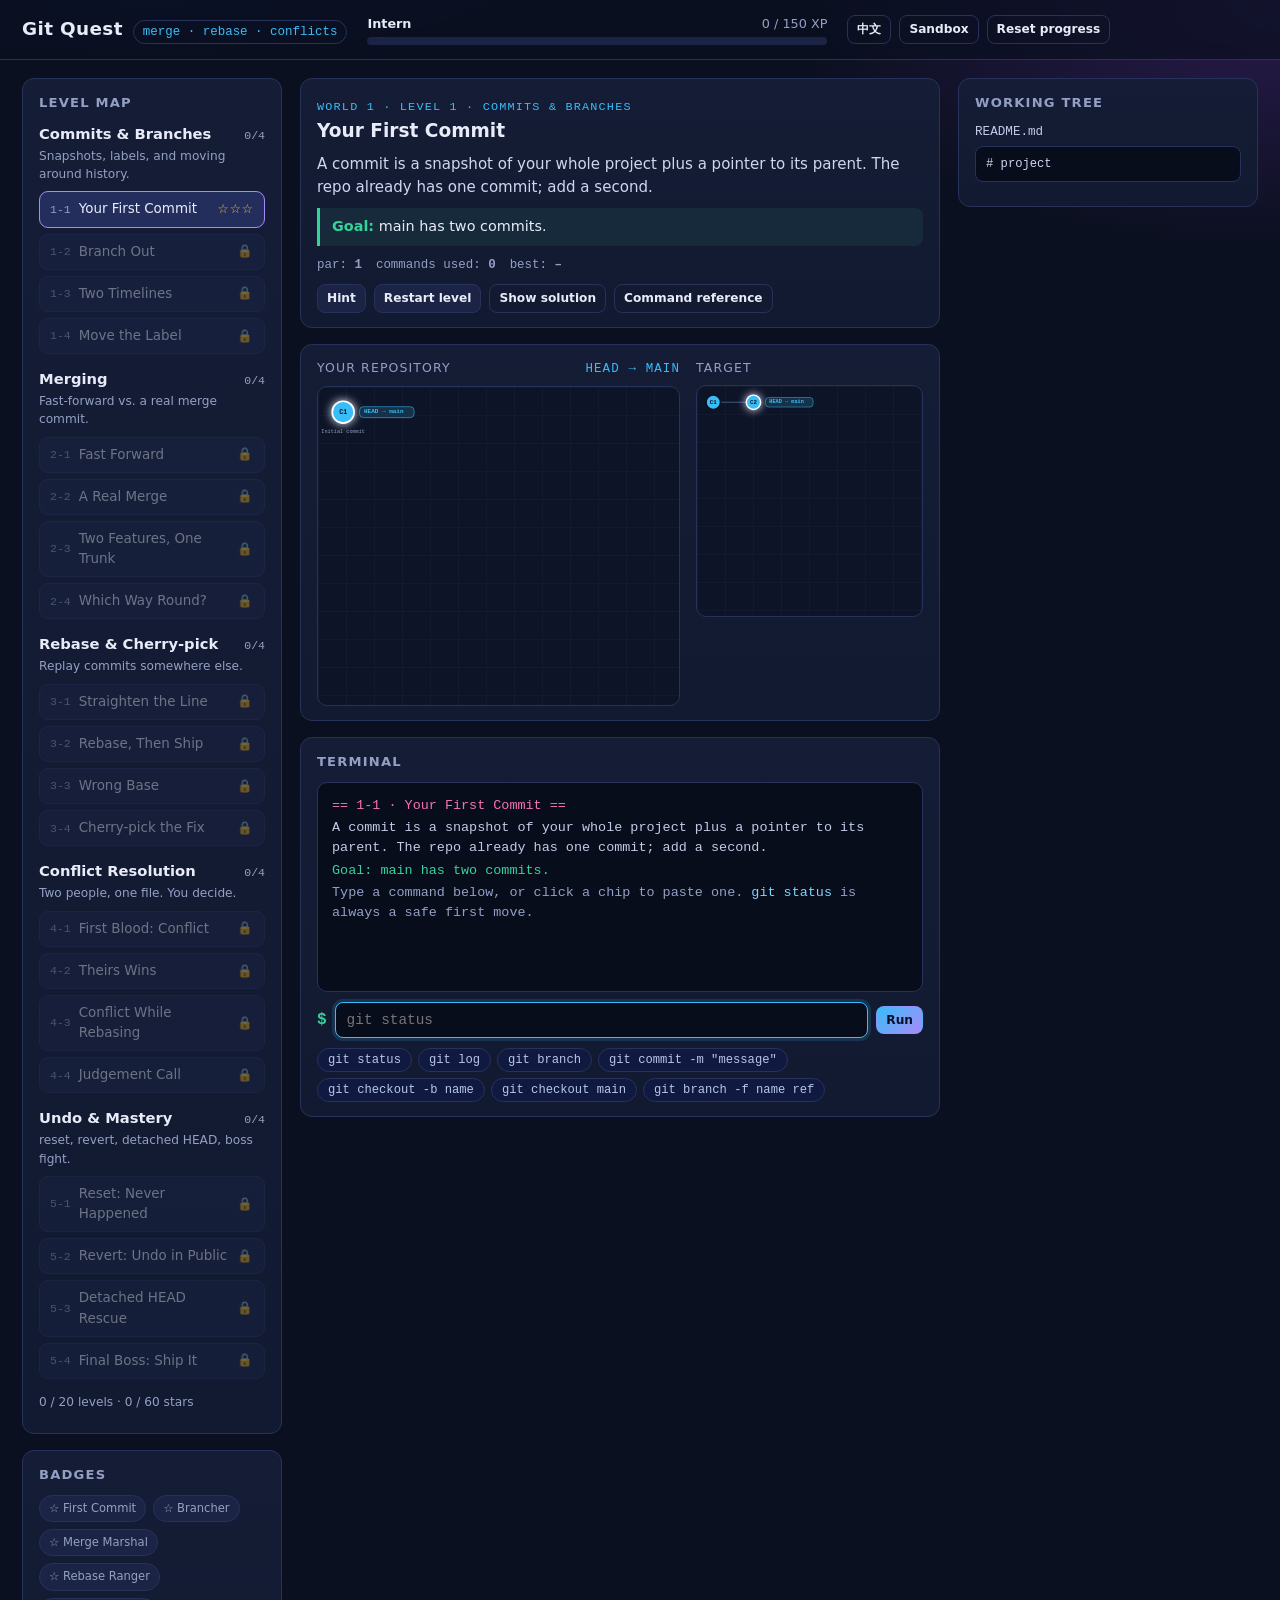
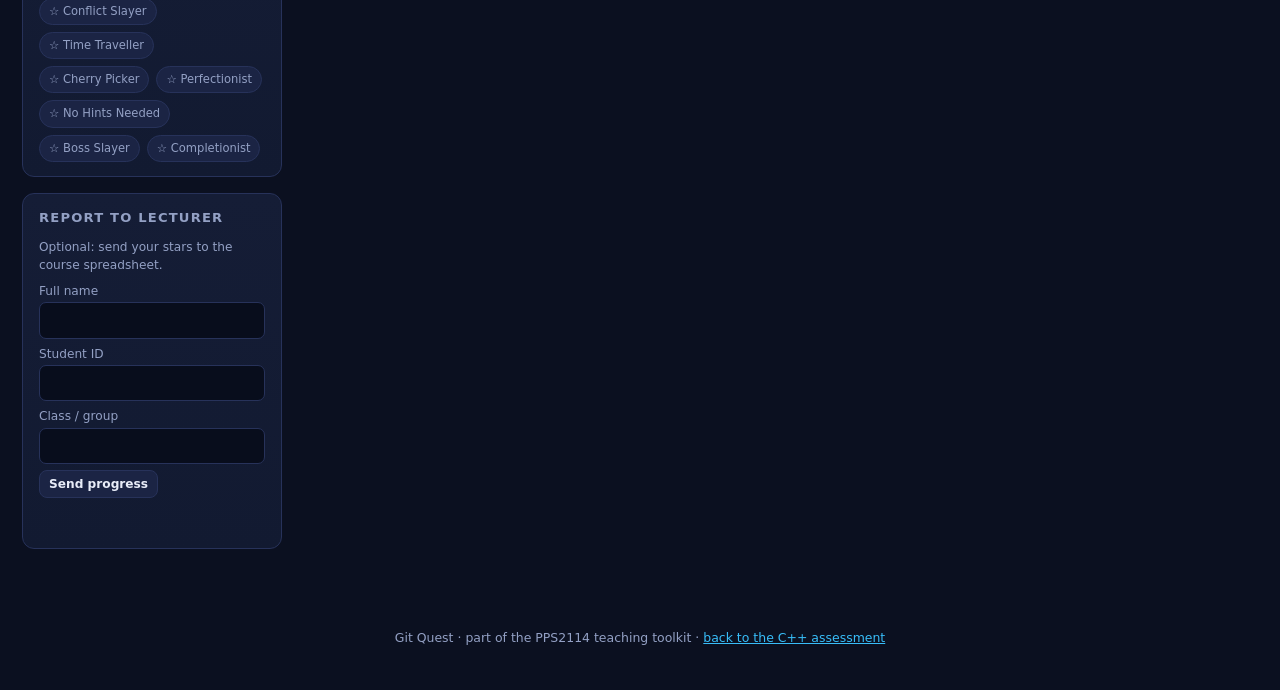
<file: git-game.html>
<!DOCTYPE html>
<html lang="en">
<head>
  <meta charset="UTF-8">
  <meta name="viewport" content="width=device-width, initial-scale=1.0">
  <title>Git Quest — Learn Branching, Merging &amp; Rebasing by Playing</title>
  <link rel="stylesheet" href="css/git-game.css">
</head>
<body class="gq">

  <header class="gq-header">
    <div class="gq-brand">
      <h1>Git&nbsp;Quest</h1>
      <span class="gq-branch-tag">merge · rebase · conflicts</span>
    </div>

    <div class="gq-xp">
      <div class="gq-xp-top">
        <span><strong id="gq-rank">Intern</strong> <span id="gq-rank-zh"></span></span>
        <span><span id="gq-xp-now">0</span> / <span id="gq-xp-next">100</span> XP</span>
      </div>
      <div class="gq-bar"><span id="gq-xp-bar"></span></div>
    </div>

    <div class="gq-header-actions">
      <button class="gq-btn ghost tiny" id="gq-lang">中文</button>
      <button class="gq-btn ghost tiny" id="gq-sandbox" data-i18n="sandbox">Sandbox</button>
      <button class="gq-btn ghost tiny" id="gq-wipe" data-i18n="wipe">Reset progress</button>
    </div>
  </header>

  <main class="gq-layout">

    <!-- ============ LEFT: level map ============ -->
    <aside>
      <section class="gq-panel">
        <h2 data-i18n="mapTitle">Level map</h2>
        <div id="gq-map"></div>
        <p class="gq-world-blurb" id="gq-map-summary"></p>
      </section>

      <section class="gq-panel">
        <h2 data-i18n="badgesTitle">Badges</h2>
        <div class="gq-badges" id="gq-badges"></div>
      </section>

      <section class="gq-panel gq-report">
        <h2 data-i18n="reportTitle">Report to lecturer</h2>
        <p class="gq-world-blurb" data-i18n="reportBlurb">Optional: send your stars to the course spreadsheet.</p>
        <label for="gq-name" data-i18n="fieldName">Full name</label>
        <input type="text" id="gq-name" autocomplete="name">
        <label for="gq-id" data-i18n="fieldId">Student ID</label>
        <input type="text" id="gq-id" autocomplete="off">
        <label for="gq-class" data-i18n="fieldClass">Class / group</label>
        <input type="text" id="gq-class" autocomplete="off">
        <div class="gq-file-actions">
          <button class="gq-btn tiny" id="gq-report-btn" data-i18n="sendReport">Send progress</button>
        </div>
        <p class="gq-report-status" id="gq-report-status"></p>
      </section>
    </aside>

    <!-- ============ CENTER: mission, graphs, terminal ============ -->
    <section>
      <section class="gq-panel gq-mission">
        <span class="gq-kicker" id="gq-kicker">World 1 · Level 1</span>
        <h2 id="gq-level-name">…</h2>
        <p class="gq-brief" id="gq-brief"></p>
        <div class="gq-goal"><b data-i18n="goalLabel">Goal:</b> <span id="gq-goal"></span></div>
        <div class="gq-meta">
          <span><span data-i18n="parLabel">par</span>: <b id="gq-par">–</b></span>
          <span><span data-i18n="usedLabel">commands used</span>: <b id="gq-used">0</b></span>
          <span><span data-i18n="bestLabel">best</span>: <b id="gq-best">–</b></span>
        </div>
        <div class="gq-mission-actions">
          <button class="gq-btn tiny" id="gq-hint" data-i18n="hintBtn">Hint</button>
          <button class="gq-btn tiny" id="gq-restart" data-i18n="restartBtn">Restart level</button>
          <button class="gq-btn tiny ghost" id="gq-solution" data-i18n="solutionBtn">Show solution</button>
          <button class="gq-btn tiny ghost" id="gq-cheats" data-i18n="cheatBtn">Command reference</button>
        </div>
        <div class="gq-hintbox gq-hidden" id="gq-hintbox"></div>
      </section>

      <section class="gq-panel">
        <div class="gq-graphs">
          <div class="gq-graph">
            <div class="gq-graph-title">
              <span data-i18n="yourRepo">Your repository</span>
              <span id="gq-status-chip"></span>
            </div>
            <svg class="gq-canvas" id="gq-viz" preserveAspectRatio="xMinYMin meet"></svg>
          </div>
          <div class="gq-graph">
            <div class="gq-graph-title"><span data-i18n="target">Target</span></div>
            <svg class="gq-canvas mini" id="gq-goal-viz" preserveAspectRatio="xMinYMin meet"></svg>
          </div>
        </div>
      </section>

      <section class="gq-panel">
        <h2 data-i18n="terminal">Terminal</h2>
        <div class="gq-term-log" id="gq-log"></div>
        <div class="gq-term-input">
          <span class="gq-prompt">$</span>
          <input type="text" id="gq-input" spellcheck="false" autocomplete="off"
                 placeholder="git status">
          <button class="gq-btn primary tiny" id="gq-run" data-i18n="runBtn">Run</button>
        </div>
        <div class="gq-palette" id="gq-palette"></div>
      </section>
    </section>

    <!-- ============ RIGHT: working tree ============ -->
    <aside>
      <section class="gq-panel">
        <h2 data-i18n="worktree">Working tree</h2>
        <div id="gq-conflict-note"></div>
        <div id="gq-files"></div>
      </section>
    </aside>
  </main>

  <p class="gq-footer">
    Git Quest &middot; part of the PPS2114 teaching toolkit &middot;
    <a href="index.html">back to the C++ assessment</a>
  </p>

  <div id="gq-modal-root"></div>

  <script src="js/config.js"></script>
  <script src="js/git-engine.js"></script>
  <script src="js/git-viz.js"></script>
  <script src="js/git-levels.js"></script>
  <script src="js/git-portal.js"></script>
</body>
</html>
</file>
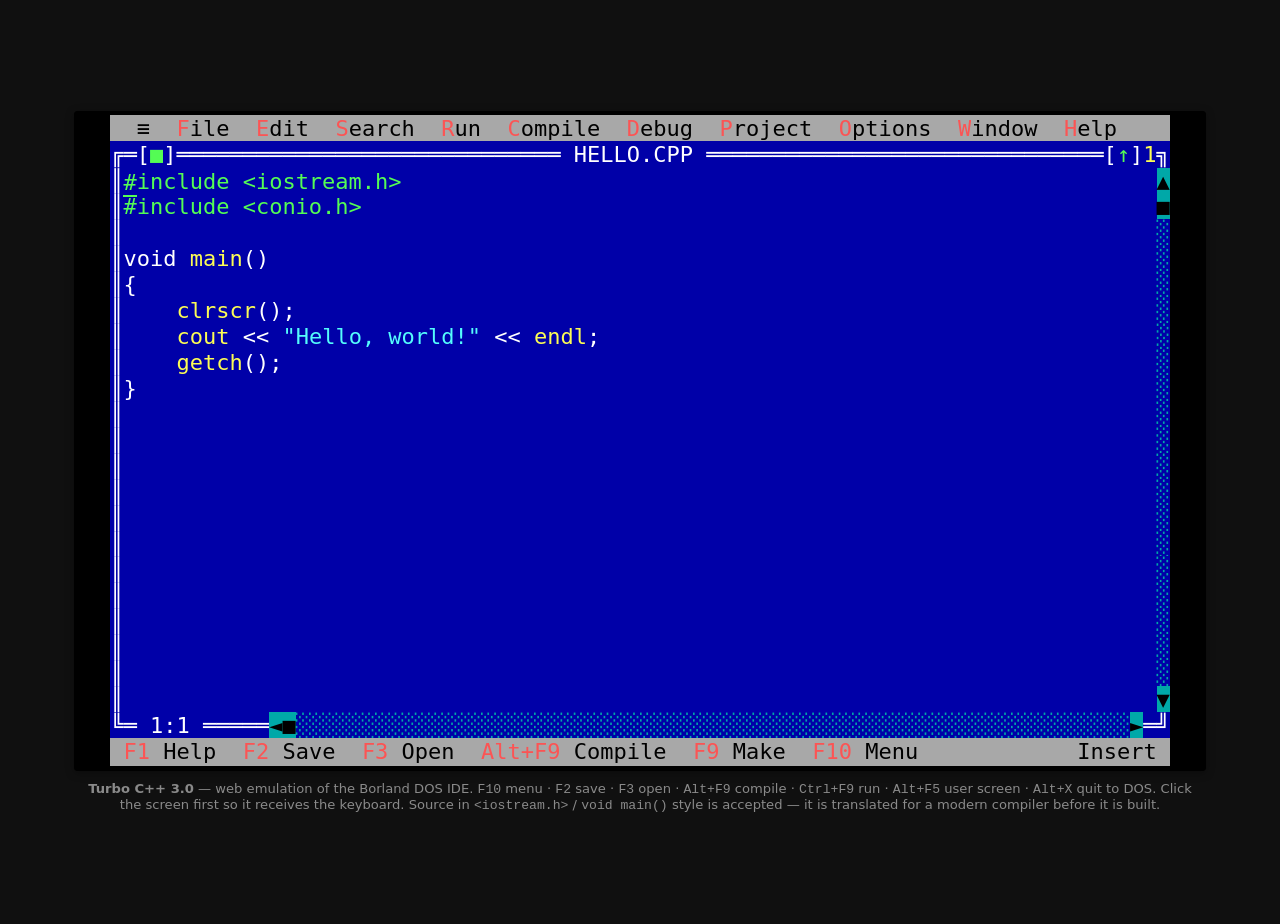
<file: turbo.html>
<!DOCTYPE html>
<html lang="en">
<head>
  <meta charset="UTF-8">
  <meta name="viewport" content="width=device-width, initial-scale=1.0">
  <title>Turbo C++ 3.0</title>
  <link rel="stylesheet" href="css/turbo.css">
  <link rel="icon" href="data:image/svg+xml,<svg xmlns='http://www.w3.org/2000/svg' viewBox='0 0 16 16'><rect width='16' height='16' fill='%230000a8'/><text x='8' y='12' font-size='11' font-family='monospace' fill='%23fcfc54' text-anchor='middle'>C</text></svg>">
</head>
<body class="tc-page">
  <div class="tc-wrap">
    <div id="ide"></div>
    <p class="tc-note">
      <strong>Turbo C++ 3.0</strong> — web emulation of the Borland DOS IDE.
      <kbd>F10</kbd> menu · <kbd>F2</kbd> save · <kbd>F3</kbd> open ·
      <kbd>Alt+F9</kbd> compile · <kbd>Ctrl+F9</kbd> run · <kbd>Alt+F5</kbd> user screen ·
      <kbd>Alt+X</kbd> quit to DOS. Click the screen first so it receives the keyboard.
      Source in <code>&lt;iostream.h&gt;</code> / <code>void main()</code> style is accepted —
      it is translated for a modern compiler before it is built.
    </p>
  </div>

  <script src="js/config.js"></script>
  <script src="js/turbo.js"></script>
  <script>
    (function () {
      var cfg = (typeof CONFIG !== "undefined") ? CONFIG : {};
      var ide = TurboIDE.mount("#ide", {
        code: TurboIDE.DEFAULT_SOURCE,
        fileName: "HELLO.CPP",
        fitHeight: true,
        heightPad: 96,
        maxFontSize: 22,
        runner: TurboIDE.wandboxRunner({
          url: cfg.WANDBOX_URL,
          compiler: cfg.WANDBOX_COMPILER,
          timeout: cfg.RUN_TIMEOUT_MS
        })
      });
      ide.focus();
      window.ide = ide;
    })();
  </script>
</body>
</html>
</file>
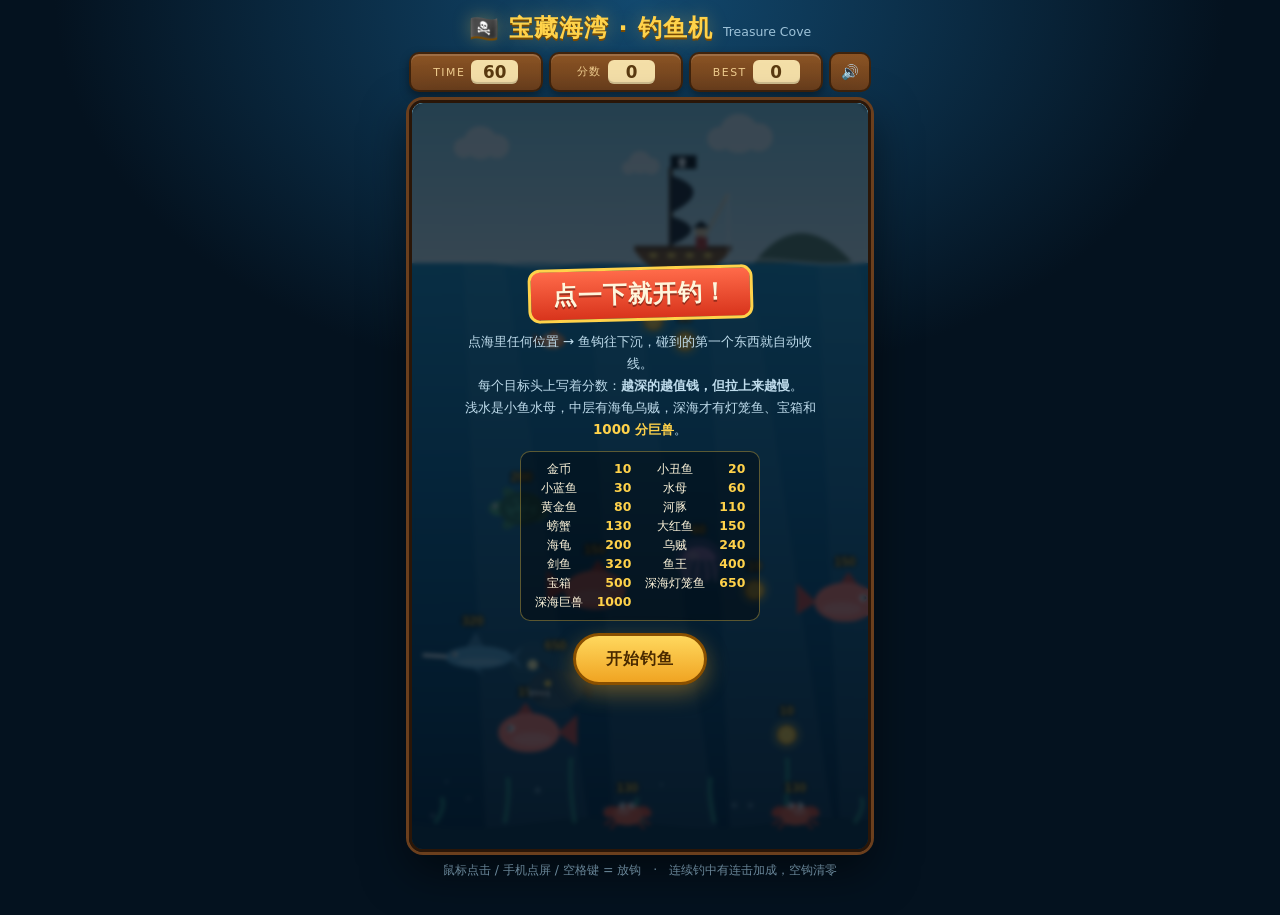
<file: games/fishing.html>
<!DOCTYPE html>
<html lang="zh-Hans">
<head>
<meta charset="UTF-8">
<meta name="viewport" content="width=device-width, initial-scale=1.0">
<title>宝藏海湾 · 钓鱼机</title>
<style>
  :root{
    --ink:#fff6dc;
    --wood:#6b3f1d;
    --wood2:#8b5424;
    --parch:#f4dfa8;
    --gold:#ffd24a;
  }
  *{box-sizing:border-box}
  html,body{margin:0;padding:0}
  body{
    background:
      radial-gradient(900px 600px at 50% 0%,#12496f 0%,#04121f 65%),
      #04121f;
    color:var(--ink);
    font-family:"Segoe UI","PingFang SC","Microsoft YaHei",system-ui,sans-serif;
    min-height:100vh;
    display:flex;flex-direction:column;align-items:center;
    padding:10px 10px 22px;
  }

  /* 竖屏机台比例 600 : 980 */
  .wrap{width:min(96vw, calc(84vh * 0.6122));}

  .title{
    display:flex;align-items:baseline;gap:10px;justify-content:center;
    margin:2px 0 8px;
  }
  .title h1{
    margin:0;font-size:clamp(1.1rem,3.4vw,1.5rem);letter-spacing:1px;
    color:var(--gold);text-shadow:0 2px 0 #7a4a00,0 0 18px rgba(255,210,74,.35);
  }
  .title span{font-size:.78rem;color:#9dc2d8}

  /* ── 街机 HUD：木牌 + 羊皮纸 ── */
  .hud{display:flex;flex-wrap:wrap;gap:6px;align-items:stretch;margin-bottom:8px}
  .board{
    flex:1 1 28%;min-width:0;display:flex;align-items:center;justify-content:center;gap:6px;
    background:linear-gradient(180deg,var(--wood2),var(--wood));
    border:2px solid #3f230c;border-radius:10px;padding:6px 8px;
    box-shadow:inset 0 2px 0 rgba(255,255,255,.15),0 4px 10px rgba(0,0,0,.4);
  }
  .board .lbl{
    font-size:.68rem;letter-spacing:1.5px;color:#f0cd8f;
    text-transform:uppercase;white-space:nowrap;
  }
  .board .val{
    background:var(--parch);color:#5a3a10;border-radius:6px;
    padding:2px 8px;font-weight:800;font-variant-numeric:tabular-nums;
    min-width:2.8em;text-align:center;font-size:clamp(.9rem,2.6vw,1.05rem);
    box-shadow:inset 0 -2px 0 rgba(0,0,0,.15);
  }
  .board.warn .val{background:#ffb1a6;color:#6d1b12}
  .icon-btn{
    flex:0 0 auto;
    background:linear-gradient(180deg,var(--wood2),var(--wood));
    border:2px solid #3f230c;color:var(--ink);border-radius:10px;
    padding:6px 10px;font-size:.9rem;cursor:pointer;line-height:1;
  }

  .stage{
    position:relative;border-radius:14px;overflow:hidden;
    border:3px solid #2a1608;
    box-shadow:0 0 0 3px #6b3f1d,0 18px 46px rgba(0,0,0,.55);
  }
  canvas{display:block;width:100%;height:auto;cursor:crosshair;touch-action:manipulation}

  .overlay{
    position:absolute;inset:0;display:flex;flex-direction:column;
    align-items:center;justify-content:center;gap:10px;text-align:center;
    background:rgba(3,16,28,.76);backdrop-filter:blur(2px);
    cursor:pointer;padding:18px;overflow:auto;
  }
  .overlay.hidden{display:none}
  .banner{
    background:linear-gradient(180deg,#ff6b4a,#d8341c);
    border:3px solid #ffd24a;border-radius:12px;padding:8px 22px;
    font-size:clamp(1.05rem,3.8vw,1.5rem);font-weight:900;letter-spacing:1px;
    text-shadow:0 2px 0 rgba(0,0,0,.35);
    transform:rotate(-1.5deg);
  }
  .big{
    font-size:clamp(2.2rem,10vw,3.4rem);font-weight:900;color:var(--gold);
    text-shadow:0 3px 0 #8a5000,0 0 24px rgba(255,210,74,.45);line-height:1
  }
  .overlay p{margin:0;color:#bfdcec;font-size:.84rem;line-height:1.65;max-width:27em}
  .cta{
    margin-top:2px;background:linear-gradient(180deg,#ffd85e,#f0a422);
    color:#4a2a00;font-weight:900;border:3px solid #8a5000;border-radius:999px;
    padding:12px 30px;font-size:1.02rem;cursor:pointer;letter-spacing:1px;
    box-shadow:0 8px 22px rgba(240,164,34,.4);
    animation:pulse 1.4s ease-in-out infinite;
  }
  @keyframes pulse{50%{transform:scale(1.05)}}
  @media (prefers-reduced-motion: reduce){ .cta{animation:none} }

  /* 价目表：窄屏 1 组/行，宽屏 2 组/行 */
  .price{
    display:grid;grid-template-columns:auto auto;gap:2px 14px;
    background:rgba(0,0,0,.34);border:1px solid rgba(255,210,74,.35);
    border-radius:10px;padding:9px 14px;font-size:.78rem;
  }
  .price span:nth-child(even){text-align:right;color:var(--gold);font-weight:700;font-variant-numeric:tabular-nums}
  @media (min-width:430px){ .price.wide{grid-template-columns:auto auto auto auto} }
  .tip{color:#8fb6cf;font-size:.78rem;margin-top:8px;text-align:center;line-height:1.6}
</style>
</head>
<body>

<div class="wrap">
  <div class="title">
    <h1>🏴‍☠️ 宝藏海湾 · 钓鱼机</h1>
    <span>Treasure Cove</span>
  </div>

  <div class="hud">
    <div class="board" id="board-time"><span class="lbl">Time</span><span class="val" id="hud-time">60</span></div>
    <div class="board"><span class="lbl">分数</span><span class="val" id="hud-score">0</span></div>
    <div class="board"><span class="lbl">Best</span><span class="val" id="hud-best">0</span></div>
    <button class="icon-btn" id="btn-sound" title="音效开关">🔊</button>
  </div>

  <div class="stage" id="stage">
    <canvas id="game" width="600" height="980"></canvas>

    <div class="overlay" id="overlay-menu">
      <div class="banner">点一下就开钓！</div>
      <p>点海里任何位置 → 鱼钩往下沉，碰到的第一个东西就自动收线。<br>
         每个目标头上写着分数：<b>越深的越值钱，但拉上来越慢</b>。<br>
         浅水是小鱼水母，中层有海龟乌贼，深海才有灯笼鱼、宝箱和
         <b style="color:#ffd24a">1000 分巨兽</b>。</p>
      <div class="price wide" id="menu-price"></div>
      <button class="cta" id="btn-start">开始钓鱼</button>
    </div>

    <div class="overlay hidden" id="overlay-over">
      <div class="banner">YOU GOT</div>
      <div class="big" id="over-score">0</div>
      <div class="price" id="over-table"></div>
      <p id="over-best"></p>
      <button class="cta" id="btn-again">再钓一次</button>
    </div>
  </div>

  <p class="tip">鼠标点击 / 手机点屏 / 空格键 = 放钩　·　连续钓中有连击加成，空钩清零</p>
</div>

<script>
(() => {
  "use strict";

  // ───────────────────────── 场地 ─────────────────────────
  const canvas = document.getElementById("game");
  const ctx    = canvas.getContext("2d");
  const W = canvas.width, H = canvas.height;    // 600 × 980，竖屏机台
  const SEA_Y   = 210;                          // 水面
  const FLOOR_Y = H - 34;                       // 海底
  const TOP     = SEA_Y + 40;
  const SPAN    = FLOOR_Y - 30 - TOP;           // 可下钩的水层厚度
  const GAME_TIME = 60;
  const BEST_KEY  = "treasureCove.best.v2";

  /* 目标图鉴
     score 分数 / pull 收线速度(px/s，越慢越难拉) / depth 出现深度(0=水面 1=海底)
     hw,hh 命中半径 / lo 分数标签离中心的高度 / w 出现权重 / art 画法 / move 行为   */
  const KINDS = {
    coin:   { name:"金币",     score:10,   pull:340, depth:[0.02,0.95], hw:17, hh:17, lo:26, w:24, art:"coin",  move:"coin"  },
    clown:  { name:"小丑鱼",   score:20,   pull:320, depth:[0.02,0.30], hw:23, hh:14, lo:26, w:12, art:"fish",  move:"swim", len:34, color:"#ff9145", fin:"#e2621c", stripe:true },
    small:  { name:"小蓝鱼",   score:30,   pull:300, depth:[0.05,0.40], hw:25, hh:15, lo:28, w:13, art:"fish",  move:"swim", len:38, color:"#7fd3ff", fin:"#3f9dd6" },
    jelly:  { name:"水母",     score:60,   pull:275, depth:[0.06,0.58], hw:24, hh:26, lo:34, w:9,  art:"jelly", move:"drift" },
    medium: { name:"黄金鱼",   score:80,   pull:240, depth:[0.25,0.66], hw:34, hh:21, lo:36, w:11, art:"fish",  move:"swim", len:58, color:"#ffd166", fin:"#d19320" },
    puffer: { name:"河豚",     score:110,  pull:230, depth:[0.25,0.62], hw:28, hh:28, lo:40, w:8,  art:"puffer",move:"swim" },
    crab:   { name:"螃蟹",     score:130,  pull:210, depth:[1,1],       hw:26, hh:18, lo:30, w:5,  art:"crab",  move:"crawl" },
    big:    { name:"大红鱼",   score:150,  pull:175, depth:[0.50,0.90], hw:48, hh:29, lo:48, w:8,  art:"fish",  move:"swim", len:86, color:"#ff7b6b", fin:"#c9463a" },
    turtle: { name:"海龟",     score:200,  pull:150, depth:[0.20,0.62], hw:38, hh:26, lo:36, w:5,  art:"turtle",move:"paddle"},
    squid:  { name:"乌贼",     score:240,  pull:190, depth:[0.35,0.82], hw:38, hh:26, lo:36, w:6,  art:"squid", move:"jet"   },
    sword:  { name:"剑鱼",     score:320,  pull:165, depth:[0.45,0.85], hw:62, hh:20, lo:42, w:4,  art:"sword", move:"swim"  },
    king:   { name:"鱼王",     score:400,  pull:120, depth:[0.60,0.95], hw:60, hh:36, lo:76, w:3,  art:"fish",  move:"swim", len:110, color:"#ffe14d", fin:"#d99b12", crown:true },
    chest:  { name:"宝箱",     score:500,  pull:100, depth:[0.55,0.95], hw:31, hh:26, lo:44, w:0,  art:"chest", move:"rise"  },
    angler: { name:"深海灯笼鱼",score:650,  pull:110, depth:[0.74,0.98], hw:46, hh:28, lo:52, w:3,  art:"angler",move:"swim"  },
    boss:   { name:"深海巨兽", score:1000, pull:55,  depth:[0.86,0.99], hw:100,hh:60, lo:78, w:0,  art:"boss",  move:"swim"  },
  };
  // 普通抽取池（宝箱和巨兽有自己的计时器，权重设 0）
  const POOL = Object.keys(KINDS).filter(k => KINDS[k].w > 0);
  const POOL_TOTAL = POOL.reduce((s, k) => s + KINDS[k].w, 0);
  const MAX_ITEMS = 26;

  // ───────────────────────── 状态 ─────────────────────────
  let state = "menu";                           // menu | playing | over
  let score = 0, timeLeft = GAME_TIME, combo = 0;
  let best  = Number(localStorage.getItem(BEST_KEY) || 0);
  let soundOn = true;
  let caught = {}, earned = {};                 // 条数 / 实得分数（含连击加成）
  let items = [], bubbles = [], pops = [], sparks = [];
  let hook = { state:"idle", x:W/2, y:SEA_Y, hooked:null, pull:0 };
  let spawnTimer = 0, chestTimer = 5, bossTimer = 18, waveT = 0, bob = 0;
  const ship = { x:W/2, tipX:W/2, tipY:SEA_Y - 60 };

  const el = {
    score: document.getElementById("hud-score"),
    time:  document.getElementById("hud-time"),
    best:  document.getElementById("hud-best"),
    timeBoard: document.getElementById("board-time"),
    menu:  document.getElementById("overlay-menu"),
    over:  document.getElementById("overlay-over"),
    overScore: document.getElementById("over-score"),
    overTable: document.getElementById("over-table"),
    overBest:  document.getElementById("over-best"),
    price: document.getElementById("menu-price"),
    sound: document.getElementById("btn-sound"),
  };
  el.best.textContent = best;
  el.price.innerHTML = Object.keys(KINDS)
    .map(k => `<span>${KINDS[k].name}</span><span>${KINDS[k].score}</span>`).join("");

  const rand  = (a, b) => a + Math.random() * (b - a);
  const clamp = (v, a, b) => v < a ? a : v > b ? b : v;
  const comboMult = () => Math.min(2, 1 + combo * 0.1);

  // ───────────────────────── 音效（WebAudio，无外部文件）─────────────────────────
  let audio = null;
  function beep(freq, dur = 0.12, type = "square", gain = 0.05) {
    if (!soundOn) return;
    try {
      audio = audio || new (window.AudioContext || window.webkitAudioContext)();
      const t = audio.currentTime;
      const osc = audio.createOscillator(), g = audio.createGain();
      osc.type = type;
      osc.frequency.setValueAtTime(freq, t);
      osc.frequency.exponentialRampToValueAtTime(Math.max(60, freq * 0.55), t + dur);
      g.gain.setValueAtTime(gain, t);
      g.gain.exponentialRampToValueAtTime(0.0001, t + dur);
      osc.connect(g).connect(audio.destination);
      osc.start(t); osc.stop(t + dur);
    } catch (_) {}
  }
  function fanfare() {
    [523, 659, 784, 1046].forEach((f, i) => setTimeout(() => beep(f, 0.13, "triangle", 0.05), i * 90));
  }

  // ───────────────────────── 生成 ─────────────────────────
  function spawn(id) {
    const k   = KINDS[id];
    const dir = Math.random() < 0.5 ? 1 : -1;
    const sp  = { coin:[12,28], swim:[24,64], drift:[6,14], paddle:[16,28],
                  jet:[26,46], crawl:[26,44], rise:[8,16] }[k.move] || [20, 50];
    const it = {
      id, kind:k, dir,
      x: dir === 1 ? -k.hw * 2 : W + k.hw * 2,
      y: k.move === "crawl" ? FLOOR_Y - 14 : TOP + rand(k.depth[0], k.depth[1]) * SPAN,
      vx: rand(sp[0], sp[1]) * dir,
      wob: Math.random() * Math.PI * 2,
      t: 0,
      // 会游出画面的自然离场；漂着不动的给个寿命，免得海里越堆越满
      life: ["coin", "drift", "rise", "crawl"].includes(k.move) ? rand(13, 20) : Infinity,
      dart: 0,
    };
    // 小鱼常常成群出现
    if ((id === "small" || id === "clown") && Math.random() < 0.55) {
      for (let i = 1; i <= 2; i++) {
        items.push(Object.assign({}, it, {
          x: it.x - it.dir * i * rand(34, 52),
          y: clamp(it.y + rand(-20, 20), TOP, FLOOR_Y - 20),
          wob: Math.random() * Math.PI * 2,
        }));
      }
    }
    items.push(it);
    return it;
  }

  function spawnRandom() {
    let r = Math.random() * POOL_TOTAL, id = POOL[0];
    for (const k of POOL) { if ((r -= KINDS[k].w) <= 0) { id = k; break; } }
    spawn(id);
  }

  function pop(x, y, text, color, size = 22) { pops.push({ x, y, text, color, size, t: 0 }); }
  function splash(x, y, n, color) {
    for (let i = 0; i < n; i++) {
      sparks.push({ x, y, vx: rand(-110, 110), vy: rand(-190, -50),
                    t: 0, life: rand(0.4, 0.9), color });
    }
  }

  // ───────────────────────── 一局 ─────────────────────────
  function resetGame() {
    score = 0; timeLeft = GAME_TIME; combo = 0; caught = {}; earned = {};
    items = []; pops = []; sparks = [];
    hook = { state:"idle", x:W/2, y:SEA_Y, hooked:null, pull:0 };
    spawnTimer = 0; chestTimer = rand(4, 7); bossTimer = rand(15, 25);
    for (let i = 0; i < 14; i++) {                     // 开局就有一片鱼群
      spawnRandom();
      const it = items[items.length - 1];
      it.x = rand(30, W - 30);
    }
    syncHud();
  }

  function startGame() {
    resetGame();
    state = "playing";
    el.menu.classList.add("hidden");
    el.over.classList.add("hidden");
    beep(660, 0.12, "triangle", 0.05);
  }

  function endGame() {
    state = "over";
    if (score > best) { best = score; localStorage.setItem(BEST_KEY, String(best)); }
    el.best.textContent = best;
    el.overScore.textContent = score + " 分";
    const rows  = Object.keys(KINDS).filter(k => caught[k]);
    const bonus = score - rows.reduce((s, k) => s + KINDS[k].score * caught[k], 0);
    el.overTable.innerHTML = rows.length
      ? rows.map(k => `<span>${KINDS[k].name} ×${caught[k]}</span><span>${earned[k]} 分</span>`).join("")
      : "<span>什么都没钓到…</span><span>0 分</span>";
    el.overBest.textContent =
      (bonus > 0 ? `其中连击加成 +${bonus} 分。　` : "") +
      (score >= best && score > 0 ? "🏆 新纪录！" : `最高分 ${best} 分，还差 ${best - score} 分。`);
    el.over.classList.remove("hidden");
    score >= best && score > 0 ? fanfare() : beep(220, 0.35, "sawtooth", 0.05);
  }

  function syncHud() {
    el.score.textContent = score;
    el.time.textContent  = Math.ceil(timeLeft);
    el.timeBoard.classList.toggle("warn", state === "playing" && timeLeft <= 10);
  }

  // ───────────────────────── 放钩 / 收线 ─────────────────────────
  function cast(x) {
    if (state !== "playing" || hook.state !== "idle") return;
    hook.x = clamp(x, 20, W - 20);
    hook.y = SEA_Y;
    hook.state = "down";
    hook.hooked = null;
    splash(hook.x, SEA_Y, 9, "#cdeeff");
    beep(760, 0.07, "square", 0.03);
  }

  function tryHook() {
    let hit = null, bestD = Infinity;
    for (const it of items) {
      const dx = (hook.x - it.x) / (it.kind.hw + 4), dy = (hook.y - it.y) / (it.kind.hh + 4);
      const d  = dx * dx + dy * dy;
      if (d <= 1 && d < bestD) { bestD = d; hit = it; }
    }
    if (!hit) return false;
    items.splice(items.indexOf(hit), 1);
    hook.hooked = hit;
    hook.state  = "up";
    hook.pull   = hit.kind.pull;
    hit.life    = Infinity;                          // 钩住后不会消失
    beep(hit.kind.score >= 400 ? 990 : 470, 0.1, "square", 0.04);
    if (hit.id === "boss")   pop(hook.x, hook.y - 60, "巨兽上钩！慢慢拉！", "#ff9f6b", 20);
    if (hit.id === "angler") pop(hook.x, hook.y - 50, "深海稀客！", "#ffe07a", 19);
    return true;
  }

  function land() {
    const it = hook.hooked;
    if (!it) {
      combo = 0;
      pop(hook.x, SEA_Y + 24, "空钩…", "#9fc0d4", 20);
      beep(180, 0.14, "square", 0.03);
    } else {
      const gained = Math.round(it.kind.score * comboMult());
      score += gained;
      combo++;
      caught[it.id] = (caught[it.id] || 0) + 1;
      earned[it.id] = (earned[it.id] || 0) + gained;
      pop(hook.x, SEA_Y + 16, `${it.kind.name} +${gained}`, it.kind.color || "#ffd24a");
      splash(hook.x, SEA_Y, it.kind.score >= 400 ? 24 : 12, it.kind.color || "#ffd24a");
      it.kind.score >= 400 ? fanfare() : beep(820, 0.12, "triangle", 0.05);
    }
    hook.hooked = null;
    hook.state  = "idle";
    syncHud();
  }

  // ───────────────────────── 更新 ─────────────────────────
  function moveItem(it, dt) {
    it.t   += dt;
    it.wob += dt * 4;
    it.life -= dt;

    switch (it.kind.move) {
      case "coin":
        it.x += it.vx * dt;
        it.y += Math.sin(it.t * 1.6) * 14 * dt;
        break;
      case "drift":                                   // 水母：一鼓一缩慢慢上浮
        it.y -= (10 + Math.sin(it.t * 2.2) * 8) * dt;
        it.x += it.vx * dt + Math.sin(it.t * 0.8) * 6 * dt;
        break;
      case "paddle":                                  // 海龟：慢慢划水
        it.x += it.vx * dt;
        it.y += Math.sin(it.t * 1.1) * 10 * dt;
        break;
      case "jet":                                     // 乌贼：偶尔喷水急冲
        it.dart -= dt;
        if (it.dart <= 0 && Math.random() < dt * 0.5) it.dart = 0.6;
        it.x += it.vx * (it.dart > 0 ? 3.4 : 1) * dt;
        it.y += Math.sin(it.t * 2.6) * 12 * dt;
        break;
      case "crawl":                                   // 螃蟹：在海底横着走，撞边就转身
        it.x += it.vx * dt;
        it.y  = FLOOR_Y - 14 + Math.abs(Math.sin(it.t * 6)) * 3;
        if (it.x < 26 || it.x > W - 26) it.vx *= -1;
        break;
      case "rise":                                    // 宝箱：缓缓上浮
        it.x += it.vx * dt;
        it.y -= 6 * dt;
        break;
      default:                                        // 游鱼
        it.x += it.vx * dt;
    }
  }

  function update(dt) {
    waveT += dt;
    bob = Math.sin(waveT * 1.5) * 5;

    ship.x    = W / 2 + Math.sin(waveT * 0.3) * (W * 0.24);
    ship.tipX = ship.x + 62;
    ship.tipY = SEA_Y - 96 + bob;
    if (hook.state === "idle") { hook.x = ship.tipX; hook.y = SEA_Y + 8; }

    if (Math.random() < dt * 10) {
      bubbles.push({ x: rand(0, W), y: FLOOR_Y, r: rand(1.5, 4), vy: rand(26, 62) });
    }
    for (const b of bubbles) { b.y -= b.vy * dt; b.x += Math.sin(b.y * 0.05) * 0.4; }
    bubbles = bubbles.filter(b => b.y > SEA_Y);

    for (const s of sparks) { s.t += dt; s.vy += 430 * dt; s.x += s.vx * dt; s.y += s.vy * dt; }
    sparks = sparks.filter(s => s.t < s.life);

    for (const p of pops) { p.t += dt; p.y -= 32 * dt; }
    pops = pops.filter(p => p.t < 1.4);

    for (const it of items) moveItem(it, dt);
    items = items.filter(it => {
      const m = it.kind.hw * 3;
      return it.life > 0 && it.y > SEA_Y + 6 && it.x > -m && it.x < W + m;
    });

    if (state !== "playing") return;

    timeLeft -= dt;
    if (timeLeft <= 0) { timeLeft = 0; syncHud(); endGame(); return; }

    spawnTimer -= dt;
    if (spawnTimer <= 0) {
      if (items.length < MAX_ITEMS) spawnRandom();
      spawnTimer = rand(0.45, 0.9);
    }
    chestTimer -= dt;
    if (chestTimer <= 0) {
      spawn("chest");
      beep(360, 0.2, "triangle", 0.045);
      chestTimer = rand(9, 15);
    }
    bossTimer -= dt;
    if (bossTimer <= 0 && !items.some(i => i.id === "boss")) {
      spawn("boss");
      pop(W / 2, SEA_Y + 60, "深海巨兽出现！", "#ff9f6b");
      beep(90, 0.55, "sawtooth", 0.06);
      bossTimer = rand(22, 34);
    }

    if (hook.state === "down") {
      hook.y += 470 * dt;
      tryHook();
      if (hook.state === "down" && hook.y >= FLOOR_Y - 10) {
        hook.y = FLOOR_Y - 10;
        hook.state = "up";
        hook.pull  = 470;
      }
    } else if (hook.state === "up") {
      hook.y -= hook.pull * dt;
      if (hook.hooked) {
        hook.hooked.x = hook.x + Math.sin(waveT * 8) * 4;
        hook.hooked.y = hook.y + hook.hooked.kind.hh * 0.8;
      }
      if (hook.y <= SEA_Y) { hook.y = SEA_Y; land(); }
    }

    syncHud();
  }

  // ───────────────────────── 背景 ─────────────────────────
  function drawSky() {
    const g = ctx.createLinearGradient(0, 0, 0, SEA_Y);
    g.addColorStop(0, "#8fd8f2"); g.addColorStop(1, "#d9f2fb");
    ctx.fillStyle = g; ctx.fillRect(0, 0, W, SEA_Y);

    ctx.fillStyle = "rgba(255,255,255,.75)";
    [[90, 52, 22], [430, 40, 26], [300, 78, 15]].forEach(([x, y, r]) => {
      ctx.beginPath();
      ctx.arc(x, y, r, 0, Math.PI * 2);
      ctx.arc(x + r, y + 5, r * 0.72, 0, Math.PI * 2);
      ctx.arc(x - r, y + 7, r * 0.6, 0, Math.PI * 2);
      ctx.fill();
    });
    ctx.fillStyle = "#5d7f6a";
    ctx.beginPath();
    ctx.moveTo(W - 150, SEA_Y); ctx.quadraticCurveTo(W - 90, SEA_Y - 78, W - 20, SEA_Y);
    ctx.closePath(); ctx.fill();
  }

  function drawSea() {
    const g = ctx.createLinearGradient(0, SEA_Y, 0, H);
    g.addColorStop(0, "#1d8fc4"); g.addColorStop(0.4, "#0e6395"); g.addColorStop(1, "#03203a");
    ctx.fillStyle = g; ctx.fillRect(0, SEA_Y, W, H - SEA_Y);

    ctx.save();                                        // 阳光光柱
    ctx.globalAlpha = 0.07; ctx.fillStyle = "#dff4ff";
    for (let i = 0; i < 4; i++) {
      const x = 60 + i * 160 + Math.sin(waveT * 0.4 + i) * 16;
      ctx.beginPath();
      ctx.moveTo(x, SEA_Y); ctx.lineTo(x + 54, SEA_Y);
      ctx.lineTo(x + 170, H); ctx.lineTo(x + 30, H);
      ctx.closePath(); ctx.fill();
    }
    ctx.restore();

    ctx.strokeStyle = "rgba(230,250,255,.75)"; ctx.lineWidth = 3;
    ctx.beginPath();
    for (let x = 0; x <= W; x += 8) {
      const y = SEA_Y + Math.sin(x * 0.032 + waveT * 2.2) * 3.5 + Math.sin(x * 0.012 - waveT * 1.4) * 2;
      x === 0 ? ctx.moveTo(x, y) : ctx.lineTo(x, y);
    }
    ctx.stroke();

    ctx.fillStyle = "#0a2b3f";                          // 海底
    ctx.beginPath(); ctx.moveTo(0, H);
    for (let x = 0; x <= W; x += 30) ctx.lineTo(x, FLOOR_Y + Math.sin(x * 0.02) * 7);
    ctx.lineTo(W, H); ctx.closePath(); ctx.fill();

    ctx.strokeStyle = "rgba(56,192,150,.5)"; ctx.lineWidth = 6;
    for (let i = 0; i < 7; i++) {
      const x = 30 + i * 92, h = 34 + (i % 3) * 26;
      ctx.beginPath(); ctx.moveTo(x, FLOOR_Y);
      ctx.quadraticCurveTo(x + Math.sin(waveT * 1.3 + i) * 15, FLOOR_Y - h * 0.6,
                           x + Math.sin(waveT * 1.3 + i) * 9, FLOOR_Y - h);
      ctx.stroke();
    }
  }

  function drawShip() {
    const x = ship.x, y = SEA_Y - 8 + bob;
    ctx.save();
    ctx.translate(x, y);

    ctx.strokeStyle = "#4a2c12"; ctx.lineWidth = 5;      // 桅杆
    ctx.beginPath(); ctx.moveTo(-14, -14); ctx.lineTo(-14, -122); ctx.stroke();
    ctx.fillStyle = "#22252b";                           // 黑帆
    ctx.beginPath(); ctx.moveTo(-14, -112); ctx.quadraticCurveTo(46, -92, -14, -62); ctx.closePath(); ctx.fill();
    ctx.beginPath(); ctx.moveTo(-14, -58);  ctx.quadraticCurveTo(40, -42, -14, -20); ctx.closePath(); ctx.fill();
    ctx.fillStyle = "#111"; ctx.fillRect(-14, -138, 34, 18);   // 骷髅旗
    ctx.fillStyle = "#fff";
    ctx.beginPath(); ctx.arc(1, -130, 5, 0, Math.PI * 2); ctx.fill();
    ctx.fillRect(-3, -125, 8, 3);

    ctx.fillStyle = "#8b5424";                           // 船身
    ctx.beginPath();
    ctx.moveTo(-62, -14); ctx.lineTo(66, -14);
    ctx.quadraticCurveTo(40, 20, 0, 20); ctx.quadraticCurveTo(-40, 20, -62, -14);
    ctx.closePath(); ctx.fill();
    ctx.fillStyle = "#6b3f1d"; ctx.fillRect(-62, -19, 128, 6);
    ctx.fillStyle = "rgba(255,210,74,.85)";
    for (let i = 0; i < 4; i++) ctx.fillRect(-42 + i * 24, -10, 10, 7);

    ctx.fillStyle = "#f2d0a4"; ctx.beginPath(); ctx.arc(26, -38, 8, 0, Math.PI * 2); ctx.fill();
    ctx.fillStyle = "#c0392b"; ctx.fillRect(19, -31, 15, 17);
    ctx.fillStyle = "#111";
    ctx.beginPath(); ctx.moveTo(15, -43); ctx.lineTo(37, -43); ctx.lineTo(26, -52); ctx.closePath(); ctx.fill();
    ctx.strokeStyle = "#e9dcbe"; ctx.lineWidth = 3.5;    // 钓竿
    ctx.beginPath(); ctx.moveTo(30, -30); ctx.lineTo(62, -88); ctx.stroke();
    ctx.restore();
  }

  function drawLine() {
    ctx.strokeStyle = "rgba(255,255,255,.8)"; ctx.lineWidth = 1.6;
    ctx.beginPath(); ctx.moveTo(ship.tipX, ship.tipY);
    ctx.quadraticCurveTo((ship.tipX + hook.x) / 2, (ship.tipY + hook.y) / 2 + 16, hook.x, hook.y);
    ctx.stroke();
    ctx.strokeStyle = "#e2ecf2"; ctx.lineWidth = 2.6;
    ctx.beginPath(); ctx.arc(hook.x - 5, hook.y - 2, 6, -0.4, Math.PI * 0.95); ctx.stroke();
  }

  // ───────────────────────── 各种海洋生物 ─────────────────────────
  function eye(x, y, r, look = 1) {
    ctx.fillStyle = "#fff";
    ctx.beginPath(); ctx.arc(x, y, r, 0, Math.PI * 2); ctx.fill();
    ctx.fillStyle = "#14212a";
    ctx.beginPath(); ctx.arc(x + r * 0.3 * look, y, Math.max(1.2, r * 0.45), 0, Math.PI * 2); ctx.fill();
  }

  function artFish(it) {                                 // 通用鱼：小丑鱼/蓝鱼/黄金鱼/大红鱼/鱼王
    const k = it.kind, L = k.len, hh = L * 0.3;
    const t = Math.sin(it.wob) * (L * 0.07);
    ctx.fillStyle = k.fin;
    ctx.beginPath();                                     // 尾
    ctx.moveTo(-L * 0.44, 0);
    ctx.lineTo(-L * 0.74, -hh * 0.8 + t);
    ctx.lineTo(-L * 0.74,  hh * 0.8 + t);
    ctx.closePath(); ctx.fill();
    ctx.beginPath();                                     // 背鳍
    ctx.moveTo(-L * 0.1, -hh * 0.85);
    ctx.lineTo(L * 0.05, -hh * 1.55);
    ctx.lineTo(L * 0.22, -hh * 0.8);
    ctx.closePath(); ctx.fill();

    ctx.fillStyle = k.color;                             // 身体
    ctx.beginPath(); ctx.ellipse(0, 0, L * 0.47, hh, 0, 0, Math.PI * 2); ctx.fill();

    if (k.stripe) {                                      // 小丑鱼的白条
      ctx.save();
      ctx.beginPath(); ctx.ellipse(0, 0, L * 0.47, hh, 0, 0, Math.PI * 2); ctx.clip();
      ctx.fillStyle = "#fff";
      ctx.fillRect(-L * 0.26, -hh, L * 0.1, hh * 2);
      ctx.fillRect(L * 0.06, -hh, L * 0.09, hh * 2);
      ctx.restore();
    } else {
      ctx.fillStyle = "rgba(255,255,255,.2)";
      ctx.beginPath(); ctx.ellipse(-L * 0.05, hh * 0.34, L * 0.3, hh * 0.34, 0, 0, Math.PI * 2); ctx.fill();
    }
    eye(L * 0.28, -hh * 0.22, Math.max(2.6, L * 0.055));

    if (k.crown) {                                       // 皇冠贴在头顶上，别浮空
      ctx.fillStyle = "#ffb703";
      ctx.beginPath();
      ctx.moveTo(L * 0.12, -hh * 0.92); ctx.lineTo(L * 0.18, -hh * 1.5);
      ctx.lineTo(L * 0.26, -hh * 1.05); ctx.lineTo(L * 0.34, -hh * 1.55);
      ctx.lineTo(L * 0.4, -hh * 0.8);
      ctx.closePath(); ctx.fill();
    }
  }

  function artSword(it) {                                // 剑鱼：长吻 + 高背鳍
    const t = Math.sin(it.wob) * 5;
    ctx.fillStyle = "#3f7fa8";
    ctx.beginPath();                                     // 尾
    ctx.moveTo(-46, 0); ctx.lineTo(-66, -16 + t); ctx.lineTo(-58, 0); ctx.lineTo(-66, 16 + t);
    ctx.closePath(); ctx.fill();
    ctx.beginPath();                                     // 背鳍
    ctx.moveTo(-16, -12); ctx.lineTo(-4, -34); ctx.lineTo(10, -11);
    ctx.closePath(); ctx.fill();
    ctx.beginPath();                                     // 腹鳍
    ctx.moveTo(-6, 10); ctx.lineTo(-14, 24); ctx.lineTo(6, 11);
    ctx.closePath(); ctx.fill();
    ctx.fillStyle = "#5aa7d2";                            // 身体
    ctx.beginPath(); ctx.ellipse(-8, 0, 44, 15, 0, 0, Math.PI * 2); ctx.fill();
    ctx.fillStyle = "rgba(255,255,255,.22)";
    ctx.beginPath(); ctx.ellipse(-10, 6, 30, 5, 0, 0, Math.PI * 2); ctx.fill();
    ctx.strokeStyle = "#d8e6ee"; ctx.lineWidth = 5;       // 剑
    ctx.beginPath(); ctx.moveTo(34, -1); ctx.lineTo(66, -3); ctx.stroke();
    eye(24, -4, 3.4);
  }

  function artAngler(it) {                               // 深海灯笼鱼：獠牙 + 发光灯笼
    const glow = 0.6 + Math.sin(it.t * 4) * 0.4;
    const lx = 30, ly = -34 + Math.sin(it.t * 2) * 3;
    ctx.fillStyle = `rgba(255,236,140,${0.18 * glow})`;   // 灯笼光晕
    ctx.beginPath(); ctx.arc(lx, ly, 30, 0, Math.PI * 2); ctx.fill();
    ctx.strokeStyle = "#2b3a45"; ctx.lineWidth = 3;       // 触须
    ctx.beginPath(); ctx.moveTo(6, -22); ctx.quadraticCurveTo(24, -40, lx, ly); ctx.stroke();
    ctx.fillStyle = "#fff4b0";
    ctx.beginPath(); ctx.arc(lx, ly, 7, 0, Math.PI * 2); ctx.fill();

    ctx.fillStyle = "#243642";
    ctx.beginPath();                                      // 尾
    ctx.moveTo(-30, 0); ctx.lineTo(-48, -14); ctx.lineTo(-48, 14); ctx.closePath(); ctx.fill();
    ctx.fillStyle = "#33505f";                            // 圆胖身体
    ctx.beginPath(); ctx.ellipse(0, 0, 36, 26, 0, 0, Math.PI * 2); ctx.fill();
    ctx.fillStyle = "#1b2b35";                            // 大嘴
    ctx.beginPath();
    ctx.moveTo(4, 2); ctx.quadraticCurveTo(28, -6, 34, 10);
    ctx.quadraticCurveTo(20, 20, 4, 2); ctx.closePath(); ctx.fill();
    ctx.fillStyle = "#fff";                               // 獠牙
    for (let i = 0; i < 4; i++) {
      const bx = 8 + i * 7;
      ctx.beginPath(); ctx.moveTo(bx, 2); ctx.lineTo(bx + 5, 2); ctx.lineTo(bx + 2, 12);
      ctx.closePath(); ctx.fill();
    }
    ctx.fillStyle = "#ffd24a";
    ctx.beginPath(); ctx.arc(10, -8, 4.5, 0, Math.PI * 2); ctx.fill();
  }

  function artBoss(it) {                                 // 深海巨兽
    const L = 190, hh = 57, t = Math.sin(it.wob) * 12;
    ctx.fillStyle = "#0e1b26";
    ctx.beginPath();
    ctx.moveTo(-L * 0.42, 0);
    ctx.lineTo(-L * 0.72, -hh * 0.9 + t);
    ctx.lineTo(-L * 0.72,  hh * 0.9 + t);
    ctx.closePath(); ctx.fill();
    ctx.beginPath();                                      // 背棘
    for (let i = 0; i < 4; i++) {
      const x = -L * 0.2 + i * 26;
      ctx.moveTo(x, -hh * 0.8); ctx.lineTo(x + 10, -hh * 1.45); ctx.lineTo(x + 22, -hh * 0.75);
    }
    ctx.closePath(); ctx.fill();
    ctx.fillStyle = "#20303f";
    ctx.beginPath(); ctx.ellipse(0, 0, L * 0.46, hh, 0, 0, Math.PI * 2); ctx.fill();
    ctx.fillStyle = "rgba(255,255,255,.08)";
    ctx.beginPath(); ctx.ellipse(-8, hh * 0.35, L * 0.3, hh * 0.3, 0, 0, Math.PI * 2); ctx.fill();
    ctx.fillStyle = "#fff";                               // 獠牙
    for (let i = 0; i < 5; i++) {
      const bx = 8 + i * 15;
      ctx.beginPath(); ctx.moveTo(bx, 10); ctx.lineTo(bx + 8, 10); ctx.lineTo(bx + 4, 36);
      ctx.closePath(); ctx.fill();
    }
    ctx.fillStyle = "rgba(255,77,77,.25)";
    ctx.beginPath(); ctx.arc(L * 0.3, -hh * 0.3, 17, 0, Math.PI * 2); ctx.fill();
    ctx.fillStyle = "#ff4d4d";
    ctx.beginPath(); ctx.arc(L * 0.3, -hh * 0.3, 8, 0, Math.PI * 2); ctx.fill();
  }

  function artSquid(it) {                                 // 乌贼
    const wig = Math.sin(it.t * 5);
    ctx.strokeStyle = "#c65a86";                           // 触手（在身体前方摆动）
    ctx.lineCap = "round";
    for (let i = 0; i < 6; i++) {
      const oy = -13 + i * 5.2, sw = 1 + Math.sin(it.t * 4 + i);
      ctx.lineWidth = i === 0 || i === 5 ? 4.5 : 3;         // 外侧两条是长腕
      const len = i === 0 || i === 5 ? 62 : 48;
      ctx.beginPath();
      ctx.moveTo(14, oy * 0.55);
      ctx.quadraticCurveTo(14 + len * 0.55, oy * 0.8 + sw * 6,
                           14 + len, oy * 1.6 + sw * 9);
      ctx.stroke();
    }
    ctx.lineCap = "butt";
    ctx.fillStyle = "#a8446e";                             // 尾端两片三角鳍
    ctx.beginPath();
    ctx.moveTo(-26, -8); ctx.lineTo(-48, -22 + wig * 4); ctx.lineTo(-30, 0);
    ctx.closePath(); ctx.fill();
    ctx.beginPath();
    ctx.moveTo(-26, 8); ctx.lineTo(-48, 22 - wig * 4); ctx.lineTo(-30, 0);
    ctx.closePath(); ctx.fill();
    ctx.fillStyle = "#d4699a";                             // 身体（胴部）
    ctx.beginPath(); ctx.ellipse(0, 0, 32, 20, 0, 0, Math.PI * 2); ctx.fill();
    ctx.fillStyle = "rgba(255,255,255,.22)";
    ctx.beginPath(); ctx.ellipse(-6, 6, 20, 6, 0, 0, Math.PI * 2); ctx.fill();
    eye(16, -4, 5.5);
  }

  function artTurtle(it) {                                // 海龟
    const p = Math.sin(it.t * 3) * 0.5;
    ctx.fillStyle = "#3f8f6f";                            // 前后鳍
    ctx.save(); ctx.translate(12, -14); ctx.rotate(-0.5 + p);
    ctx.beginPath(); ctx.ellipse(0, 0, 17, 8, 0, 0, Math.PI * 2); ctx.fill(); ctx.restore();
    ctx.save(); ctx.translate(12, 14); ctx.rotate(0.5 - p);
    ctx.beginPath(); ctx.ellipse(0, 0, 17, 8, 0, 0, Math.PI * 2); ctx.fill(); ctx.restore();
    ctx.beginPath(); ctx.ellipse(-26, 10, 11, 6, 0.6, 0, Math.PI * 2); ctx.fill();
    ctx.fillStyle = "#4fa87f";                            // 头
    ctx.beginPath(); ctx.ellipse(30, 0, 13, 10, 0, 0, Math.PI * 2); ctx.fill();
    ctx.fillStyle = "#2f6b52";                            // 龟壳
    ctx.beginPath(); ctx.ellipse(0, 0, 30, 22, 0, 0, Math.PI * 2); ctx.fill();
    ctx.fillStyle = "#3f8f6f";
    ctx.beginPath(); ctx.ellipse(0, 0, 20, 14, 0, 0, Math.PI * 2); ctx.fill();
    ctx.fillStyle = "#2f6b52";
    [[-12, -6], [0, -9], [12, -5], [-8, 7], [6, 8]].forEach(([sx, sy]) => {
      ctx.beginPath(); ctx.ellipse(sx, sy, 5.5, 4.5, 0, 0, Math.PI * 2); ctx.fill();
    });
    eye(35, -3, 3.2);
  }

  function artJelly(it) {                                 // 水母
    const pulse = 1 + Math.sin(it.t * 2.2) * 0.12;
    ctx.save();
    ctx.scale(pulse, 1 / pulse);
    ctx.fillStyle = "rgba(198,150,255,.30)";
    ctx.beginPath(); ctx.arc(0, 0, 30, 0, Math.PI * 2); ctx.fill();
    ctx.fillStyle = "rgba(214,170,255,.85)";              // 伞盖
    ctx.beginPath(); ctx.ellipse(0, 0, 22, 18, 0, Math.PI, 0); ctx.fill();
    ctx.fillStyle = "rgba(255,255,255,.35)";
    ctx.beginPath(); ctx.ellipse(-7, -6, 7, 5, 0, 0, Math.PI * 2); ctx.fill();
    ctx.strokeStyle = "rgba(226,190,255,.9)"; ctx.lineWidth = 2.6;   // 触须
    for (let i = 0; i < 5; i++) {
      const x = -16 + i * 8;
      ctx.beginPath(); ctx.moveTo(x, 0);
      ctx.quadraticCurveTo(x + Math.sin(it.t * 3 + i) * 8, 16, x + Math.sin(it.t * 3 + i) * 5, 30);
      ctx.stroke();
    }
    ctx.restore();
  }

  function artPuffer(it) {                                // 河豚
    const r = 22 + Math.sin(it.t * 2) * 2;
    ctx.fillStyle = "#c9a227";                            // 刺
    for (let i = 0; i < 14; i++) {
      const a = (i / 14) * Math.PI * 2;
      ctx.beginPath();
      ctx.moveTo(Math.cos(a - 0.1) * r, Math.sin(a - 0.1) * r);
      ctx.lineTo(Math.cos(a) * (r + 9), Math.sin(a) * (r + 9));
      ctx.lineTo(Math.cos(a + 0.1) * r, Math.sin(a + 0.1) * r);
      ctx.closePath(); ctx.fill();
    }
    ctx.fillStyle = "#8bd3a0";                            // 小尾巴
    ctx.beginPath();
    ctx.moveTo(-r, 0); ctx.lineTo(-r - 14, -9); ctx.lineTo(-r - 14, 9);
    ctx.closePath(); ctx.fill();
    ctx.fillStyle = "#f2e07a";                            // 圆身体
    ctx.beginPath(); ctx.arc(0, 0, r, 0, Math.PI * 2); ctx.fill();
    ctx.fillStyle = "rgba(255,255,255,.3)";
    ctx.beginPath(); ctx.ellipse(-3, 8, r * 0.6, r * 0.3, 0, 0, Math.PI * 2); ctx.fill();
    eye(11, -6, 5);
    ctx.strokeStyle = "#a8863a"; ctx.lineWidth = 2;
    ctx.beginPath(); ctx.arc(16, 6, 5, -0.6, 0.9); ctx.stroke();
  }

  function artCrab(it) {                                  // 螃蟹
    const wig = Math.sin(it.t * 6) * 3;
    ctx.strokeStyle = "#b83b2a"; ctx.lineWidth = 3.5;      // 腿
    for (let i = 0; i < 3; i++) {
      for (const s of [-1, 1]) {
        ctx.beginPath();
        ctx.moveTo(s * (6 + i * 7), 6);
        ctx.lineTo(s * (14 + i * 8), 16 + (i % 2 ? wig : -wig));
        ctx.stroke();
      }
    }
    ctx.fillStyle = "#d9482f";                             // 钳子
    for (const s of [-1, 1]) {
      ctx.save();
      ctx.translate(s * 22, -4); ctx.rotate(s * (0.5 + Math.sin(it.t * 4) * 0.2));
      ctx.beginPath(); ctx.ellipse(0, 0, 10, 7, 0, 0, Math.PI * 2); ctx.fill();
      ctx.restore();
    }
    ctx.fillStyle = "#e85a3c";                             // 壳
    ctx.beginPath(); ctx.ellipse(0, 0, 20, 14, 0, 0, Math.PI * 2); ctx.fill();
    ctx.fillStyle = "rgba(255,255,255,.25)";
    ctx.beginPath(); ctx.ellipse(-5, -4, 9, 5, 0, 0, Math.PI * 2); ctx.fill();
    eye(-6, -12, 4); eye(6, -12, 4);
  }

  function artCoin(it) {
    const s = Math.abs(Math.cos(it.t * 2.4));
    ctx.fillStyle = "rgba(255,210,74,.18)";
    ctx.beginPath(); ctx.arc(0, 0, 21, 0, Math.PI * 2); ctx.fill();
    ctx.fillStyle = "#e9a821";
    ctx.beginPath(); ctx.ellipse(0, 0, 13 * (0.25 + s * 0.75), 13, 0, 0, Math.PI * 2); ctx.fill();
    ctx.fillStyle = "#ffd24a";
    ctx.beginPath(); ctx.ellipse(0, 0, 13 * (0.15 + s * 0.55), 9.6, 0, 0, Math.PI * 2); ctx.fill();
  }

  function artChest(it) {
    const glow = 0.5 + Math.sin(it.t * 5) * 0.3;
    ctx.fillStyle = `rgba(255,210,74,${0.16 * glow})`;
    ctx.beginPath(); ctx.arc(0, 0, 40, 0, Math.PI * 2); ctx.fill();
    ctx.translate(0, Math.sin(it.t * 2) * 2);
    ctx.fillStyle = "#7a4c1c"; ctx.fillRect(-24, -8, 48, 24);
    ctx.fillStyle = "#c98b3a";
    ctx.beginPath(); ctx.moveTo(-24, -8); ctx.quadraticCurveTo(0, -34, 24, -8); ctx.closePath(); ctx.fill();
    ctx.fillStyle = "#ffd24a"; ctx.fillRect(-26, -11, 52, 5); ctx.fillRect(-5, -5, 10, 17);
  }

  const ART = { fish:artFish, sword:artSword, angler:artAngler, boss:artBoss, squid:artSquid,
                turtle:artTurtle, jelly:artJelly, puffer:artPuffer, crab:artCrab,
                coin:artCoin, chest:artChest };

  // 头顶的分数标签（街机风：黄字黑边）
  function drawValue(x, y, val) {
    ctx.font = "900 17px 'Segoe UI',sans-serif";
    ctx.textAlign = "center";
    ctx.lineWidth = 4; ctx.strokeStyle = "rgba(0,0,0,.75)";
    ctx.strokeText(val, x, y);
    ctx.fillStyle = "#ffd24a";
    ctx.fillText(val, x, y);
  }

  function drawItem(it) {
    const fading = it.life < 3 && Math.floor(it.life * 6) % 2 === 0;
    ctx.save();
    ctx.globalAlpha = fading ? 0.4 : 1;
    ctx.translate(it.x, it.y);
    // 水母、金币、宝箱没有朝向；其它按游动方向翻转
    if (!["jelly", "coin", "chest"].includes(it.kind.art)) ctx.scale(it.vx >= 0 ? 1 : -1, 1);
    ART[it.kind.art](it);
    ctx.restore();
    ctx.globalAlpha = fading ? 0.5 : 1;
    drawValue(it.x, it.y - it.kind.lo, it.kind.score);
    ctx.globalAlpha = 1;
  }

  function draw() {
    drawSky();
    drawSea();

    for (const b of bubbles) {
      ctx.fillStyle = "rgba(210,244,255,.3)";
      ctx.beginPath(); ctx.arc(b.x, b.y, b.r, 0, Math.PI * 2); ctx.fill();
    }

    for (const it of items.slice().sort((a, b) => b.y - a.y)) drawItem(it);   // 深的先画
    if (hook.hooked) drawItem(hook.hooked);

    drawShip();
    drawLine();

    for (const s of sparks) {
      ctx.globalAlpha = 1 - s.t / s.life;
      ctx.fillStyle = s.color;
      ctx.fillRect(s.x, s.y, 3, 3);
      ctx.globalAlpha = 1;
    }

    ctx.textAlign = "center";
    for (const p of pops) {
      ctx.globalAlpha = clamp(1.4 - p.t, 0, 1);
      ctx.font = `900 ${p.size}px 'Segoe UI','PingFang SC',sans-serif`;
      ctx.lineWidth = 4; ctx.strokeStyle = "rgba(0,0,0,.7)";
      ctx.strokeText(p.text, p.x, p.y);
      ctx.fillStyle = p.color;
      ctx.fillText(p.text, p.x, p.y);
      ctx.globalAlpha = 1;
    }

    if (state === "playing" && combo >= 2) {
      ctx.font = "900 18px 'Segoe UI','PingFang SC',sans-serif";
      ctx.lineWidth = 4; ctx.strokeStyle = "rgba(0,0,0,.6)";
      const txt = `连击 ×${combo}　得分 ×${comboMult().toFixed(1)}`;
      ctx.strokeText(txt, W / 2, SEA_Y + 30);
      ctx.fillStyle = "#ffb35e"; ctx.fillText(txt, W / 2, SEA_Y + 30);
    }
    if (state === "playing" && timeLeft <= 10) {
      ctx.font = "900 64px 'Segoe UI',sans-serif";
      ctx.lineWidth = 6; ctx.strokeStyle = "rgba(0,0,0,.45)";
      const n = String(Math.ceil(timeLeft));
      ctx.strokeText(n, W / 2, 130);
      ctx.fillStyle = `rgba(255,110,100,${0.55 + Math.sin(waveT * 8) * 0.25})`;
      ctx.fillText(n, W / 2, 130);
    }
  }

  // ───────────────────────── 输入 ─────────────────────────
  const canvasX = clientX => {
    const r = canvas.getBoundingClientRect();
    return (clientX - r.left) * (W / r.width);
  };

  canvas.addEventListener("pointerdown", e => {
    e.preventDefault();
    state === "playing" ? cast(canvasX(e.clientX)) : startGame();
  });
  el.menu.addEventListener("click", startGame);
  el.over.addEventListener("click", startGame);
  document.getElementById("btn-start").addEventListener("click", e => { e.stopPropagation(); startGame(); });
  document.getElementById("btn-again").addEventListener("click", e => { e.stopPropagation(); startGame(); });
  el.sound.addEventListener("click", e => {
    e.stopPropagation();
    soundOn = !soundOn;
    el.sound.textContent = soundOn ? "🔊" : "🔇";
  });
  window.addEventListener("keydown", e => {
    if (e.code !== "Space" && e.code !== "Enter") return;
    e.preventDefault();
    state === "playing" ? cast(hook.x + rand(-120, 120)) : startGame();
  });

  // ───────────────────────── 主循环 ─────────────────────────
  let last = performance.now();
  function loop(now) {
    const dt = Math.min(0.05, (now - last) / 1000);
    last = now;
    update(dt);
    draw();
    requestAnimationFrame(loop);
  }

  resetGame();                       // 菜单背景也有鱼在游
  requestAnimationFrame(loop);
})();
</script>
</body>
</html>
</file>
<file: css/style.css>
:root {
  --bg: #f4f6fb;
  --card: #ffffff;
  --ink: #1f2937;
  --muted: #6b7280;
  --primary: #2563eb;
  --primary-dark: #1e40af;
  --green: #16a34a;
  --green-bg: #ecfdf5;
  --red: #dc2626;
  --red-bg: #fef2f2;
  --amber: #b45309;
  --amber-bg: #fffbeb;
  --border: #e5e7eb;
  --radius: 10px;
  --mono: "Consolas", "Menlo", monospace;
}

* { box-sizing: border-box; }

body {
  margin: 0;
  font-family: "Segoe UI", system-ui, -apple-system, sans-serif;
  background: var(--bg);
  color: var(--ink);
  line-height: 1.55;
}

.app-header {
  background: linear-gradient(120deg, var(--primary-dark), var(--primary));
  color: #fff;
  padding: 28px 16px;
  text-align: center;
}
.app-header h1 { margin: 0 0 4px; font-size: 1.6rem; }
.app-header .subtitle { margin: 0; opacity: 0.85; }

main {
  max-width: 900px;
  margin: 0 auto;
  padding: 24px 16px 64px;
}

.hidden { display: none !important; }

.card {
  background: var(--card);
  border: 1px solid var(--border);
  border-radius: var(--radius);
  padding: 24px;
  margin-bottom: 24px;
  box-shadow: 0 1px 3px rgba(0,0,0,0.06);
}

.section-title {
  margin: 32px 0 16px;
  padding-bottom: 8px;
  border-bottom: 3px solid var(--primary);
}

.form-row { margin-bottom: 16px; }
.form-row label { display: block; font-weight: 600; margin-bottom: 4px; }
.form-row input {
  width: 100%;
  padding: 10px 12px;
  border: 1px solid var(--border);
  border-radius: 6px;
  font-size: 1rem;
}
.form-row input:focus { outline: 2px solid var(--primary); border-color: transparent; }

.notice {
  background: var(--amber-bg);
  border: 1px solid #fde68a;
  border-radius: 6px;
  padding: 12px 16px;
  margin: 16px 0;
  font-size: 0.95rem;
}
.notice ul { margin: 8px 0 0; padding-left: 20px; }

.btn {
  cursor: pointer;
  border: none;
  border-radius: 6px;
  font-size: 1rem;
  padding: 10px 18px;
  font-weight: 600;
}
.btn-primary { background: var(--primary); color: #fff; }
.btn-primary:hover { background: var(--primary-dark); }
.btn-primary:disabled { background: #9ca3af; cursor: not-allowed; }
.btn-secondary { background: #e5e7eb; color: var(--ink); }
.btn-secondary:hover { background: #d1d5db; }
.btn-lg { padding: 14px 28px; font-size: 1.05rem; }

.sticky-bar {
  position: sticky;
  top: 0;
  z-index: 10;
  display: flex;
  justify-content: space-between;
  background: var(--card);
  border: 1px solid var(--border);
  border-radius: var(--radius);
  padding: 10px 16px;
  margin-bottom: 8px;
  font-weight: 600;
  box-shadow: 0 2px 6px rgba(0,0,0,0.08);
}

/* ---------- Question cards ---------- */
.question-card { position: relative; }
.q-number {
  display: inline-block;
  background: var(--primary);
  color: #fff;
  border-radius: 999px;
  padding: 2px 12px;
  font-size: 0.85rem;
  font-weight: 700;
  margin-bottom: 8px;
}
.q-number.q-debug { background: var(--amber); }
.q-marks { color: var(--muted); font-size: 0.85rem; margin-left: 8px; }
.q-text { font-size: 1.05rem; font-weight: 600; margin: 4px 0 14px; white-space: pre-wrap; }

.q-text code, .option-label code, .feedback code {
  font-family: var(--mono);
  background: #eef2ff;
  padding: 1px 5px;
  border-radius: 4px;
  font-size: 0.92em;
}

pre.code-snippet {
  font-family: var(--mono);
  background: #0f172a;
  color: #e2e8f0;
  padding: 14px;
  border-radius: 8px;
  overflow-x: auto;
  font-size: 0.9rem;
}

/* MCQ options */
.option {
  display: flex;
  align-items: flex-start;
  gap: 10px;
  border: 1px solid var(--border);
  border-radius: 8px;
  padding: 12px 14px;
  margin-bottom: 8px;
  cursor: pointer;
  transition: background 0.15s, border-color 0.15s;
}
.option:hover { background: #f0f5ff; border-color: var(--primary); }
.option input { margin-top: 4px; }
.option.selected { border-color: var(--primary); background: #eff6ff; }
.option.locked { cursor: default; }
.option.correct { border-color: var(--green); background: var(--green-bg); }
.option.wrong { border-color: var(--red); background: var(--red-bg); }

.check-answer-btn { margin-top: 8px; }

/* Feedback boxes */
.feedback {
  border-radius: 8px;
  padding: 12px 16px;
  margin-top: 12px;
  font-size: 0.95rem;
  white-space: pre-wrap;
}
.feedback.good { background: var(--green-bg); border: 1px solid #a7f3d0; color: #065f46; }
.feedback.bad { background: var(--red-bg); border: 1px solid #fecaca; color: #7f1d1d; }
.feedback.info { background: #eff6ff; border: 1px solid #bfdbfe; color: #1e3a8a; }

/* Coding editor */
.code-editor {
  width: 100%;
  min-height: 260px;
  font-family: var(--mono);
  font-size: 0.92rem;
  border: 1px solid var(--border);
  border-radius: 8px;
  padding: 12px;
  background: #0f172a;
  color: #e2e8f0;
  resize: vertical;
  tab-size: 4;
  line-height: 1.5;
}
.code-editor:focus { outline: 2px solid var(--primary); }

.editor-toolbar {
  display: flex;
  gap: 10px;
  align-items: center;
  margin-top: 10px;
  flex-wrap: wrap;
}
.run-status { font-size: 0.9rem; color: var(--muted); }

.testcase-table {
  width: 100%;
  border-collapse: collapse;
  margin-top: 10px;
  font-size: 0.9rem;
}
.testcase-table th, .testcase-table td {
  border: 1px solid var(--border);
  padding: 8px 10px;
  text-align: left;
  vertical-align: top;
}
.testcase-table th { background: #f3f4f6; }
.testcase-table td.pass { color: var(--green); font-weight: 700; }
.testcase-table td.fail { color: var(--red); font-weight: 700; }
.testcase-table pre {
  margin: 0;
  font-family: var(--mono);
  font-size: 0.85rem;
  white-space: pre-wrap;
}

.submit-card { text-align: center; margin-top: 40px; }
.submit-status { font-weight: 600; }
.submit-status.error { color: var(--red); }

/* Result screen */
.score-big {
  font-size: 3rem;
  font-weight: 800;
  color: var(--primary-dark);
  text-align: center;
  margin: 10px 0;
}
.score-line { text-align: center; color: var(--muted); margin-bottom: 20px; }

.fb-item {
  border-left: 4px solid var(--border);
  padding: 8px 14px;
  margin-bottom: 10px;
  background: #fafafa;
  border-radius: 0 6px 6px 0;
}
.fb-item.good { border-left-color: var(--green); }
.fb-item.bad { border-left-color: var(--red); }
.fb-item.partial { border-left-color: var(--amber); }
.fb-item h4 { margin: 0 0 4px; }
.fb-item p { margin: 0; font-size: 0.93rem; }

.app-footer {
  text-align: center;
  color: var(--muted);
  font-size: 0.85rem;
  padding: 16px;
}

@media (max-width: 600px) {
  .card { padding: 16px; }
  .sticky-bar { flex-direction: column; gap: 4px; }
}
</file>
<file: css/turbo.css>
/* ============================================================
   Borland Turbo C++ 3.0 — DOS text-mode look (80x25 char grid)
   Used by js/turbo.js. Every colour comes from the 16-colour
   EGA palette written inline by the renderer; this file only
   provides the character grid, cursor and scaling.
   ============================================================ */

.tc-shell {
  position: relative;
  background: #000;
  padding: 6px;
  border-radius: 4px;
  box-shadow: inset 0 0 24px rgba(0, 0, 0, 0.9), 0 2px 8px rgba(0, 0, 0, 0.35);
  overflow: hidden;
}

.tc-screen {
  font-family: "Px437 IBM VGA 8x16", "Perfect DOS VGA 437", "IBM Plex Mono",
               "Consolas", "Lucida Console", "DejaVu Sans Mono", monospace;
  font-size: 16px;
  line-height: 1.18;
  /* vertical padding on an *inline* span paints the background over the
     leading without changing the layout, so character cells touch */
  letter-spacing: 0;
  white-space: pre;
  cursor: default;
  outline: none;
  user-select: none;
  -webkit-font-smoothing: none;
  font-variant-ligatures: none;
  text-rendering: optimizeSpeed;
  margin: 0 auto;
}

.tc-row { display: block; height: 1.18em; }
.tc-row span { padding: 0.06em 0; }

/* text cursor — thin underline in insert mode, half block when overwriting */
.tc-cur { position: relative; display: inline-block; }
.tc-cur::after {
  content: "";
  position: absolute;
  left: 0; right: 0; bottom: 0;
  height: 2px;
  background: currentColor;
  animation: tc-blink 1.06s steps(1, end) infinite;
}
.tc-screen.tc-overwrite .tc-cur::after { height: 50%; }
.tc-screen.tc-nofocus .tc-cur::after { display: none; }

@keyframes tc-blink { 0%, 50% { opacity: 1; } 50.01%, 100% { opacity: 0; } }

@media (prefers-reduced-motion: reduce) {
  .tc-cur::after { animation: none; }
}

/* off-screen textarea: captures the keyboard, clipboard and mobile IME */
.tc-input {
  position: absolute;
  width: 1px; height: 1px;
  padding: 0; border: 0;
  opacity: 0;
  left: -9999px; top: 0;
  resize: none;
}

/* ---- embedded (inside a quiz question card) ---- */
.tc-embed { margin: 12px 0; }
.tc-hint {
  font-size: 0.85rem;
  color: #6b7280;
  margin: 6px 0 0;
}
.tc-hint kbd {
  font-family: var(--mono, monospace);
  background: #eef2ff;
  border: 1px solid #c7d2fe;
  border-bottom-width: 2px;
  border-radius: 4px;
  padding: 0 4px;
}

/* ---- standalone page (turbo.html) ---- */
body.tc-page {
  margin: 0;
  background: #101010;
  color: #c8c8c8;
  font-family: "Segoe UI", system-ui, sans-serif;
}
body.tc-page .tc-wrap {
  min-height: 100vh;
  display: flex;
  flex-direction: column;
  align-items: center;
  justify-content: center;
  padding: 12px;
}
body.tc-page .tc-shell { width: 100%; max-width: 1120px; }
body.tc-page .tc-note {
  max-width: 1120px;
  font-size: 0.82rem;
  color: #8a8a8a;
  margin: 10px auto 0;
  text-align: center;
}
body.tc-page .tc-note a { color: #b0b0b0; }
</file>
<file: game/css/game.css>
:root {
  --bg: #0b1020;
  --panel: #151c33;
  --panel-2: #1d2745;
  --ink: #e8edf7;
  --muted: #97a3c0;
  --primary: #3b5bd6;
  --primary-dark: #2a41a0;
  --green: #2fbf4f;
  --red: #e0483b;
  --amber: #ffb020;
  --border: #2b3557;
  --radius: 10px;
  --mono: "Consolas", "Menlo", monospace;
}

* { box-sizing: border-box; }

body {
  margin: 0;
  font-family: "Segoe UI", system-ui, -apple-system, sans-serif;
  background: var(--bg);
  color: var(--ink);
  line-height: 1.55;
}

.game-header {
  background: linear-gradient(120deg, #16224a, #2a41a0);
  padding: 22px 16px;
  text-align: center;
}
.game-header h1 { margin: 0 0 4px; font-size: 1.5rem; letter-spacing: .5px; }
.game-header .subtitle { margin: 0; color: #c3cdea; font-size: .95rem; }

.wrap { max-width: 1000px; margin: 0 auto; padding: 18px 14px 40px; }

/* ------------------------------------------------------------- stage --- */

.stage {
  position: relative;
  background: var(--panel);
  border: 1px solid var(--border);
  border-radius: var(--radius);
  padding: 12px;
}

.stage-bar {
  display: flex;
  flex-wrap: wrap;
  gap: 10px;
  align-items: center;
  justify-content: space-between;
  font-family: var(--mono);
  font-size: .9rem;
  margin-bottom: 10px;
}
.stage-bar .stats { display: flex; gap: 14px; color: var(--muted); }
.stage-bar b { color: var(--ink); }
.stage-bar #stat-time.warn { color: var(--red); }

.screen-holder { position: relative; }

#screen {
  display: block;
  width: 100%;
  aspect-ratio: 640 / 360;
  background: #0d1b3a;
  border-radius: 6px;
  border: 1px solid var(--border);
  image-rendering: pixelated;
  image-rendering: crisp-edges;
  cursor: crosshair;
  touch-action: manipulation;
}

.hint { margin: 10px 2px; color: var(--muted); font-size: .9rem; min-height: 1.2em; }

/* ------------------------------------------------------------ skills --- */

.skill-bar {
  display: grid;
  grid-template-columns: repeat(8, 1fr);
  gap: 6px;
}
@media (max-width: 700px) { .skill-bar { grid-template-columns: repeat(4, 1fr); } }

.skill {
  position: relative;
  display: flex;
  flex-direction: column;
  align-items: center;
  gap: 2px;
  padding: 8px 4px 6px;
  background: var(--panel-2);
  color: var(--ink);
  border: 1px solid var(--border);
  border-radius: 8px;
  cursor: pointer;
  font: inherit;
  font-size: .8rem;
}
.skill:hover { border-color: #4a5fa8; }
.skill .key {
  position: absolute; top: 2px; left: 4px;
  font-family: var(--mono); font-size: .65rem; color: var(--muted);
}
.skill .name { font-weight: 600; }
.skill .count { font-family: var(--mono); font-size: 1rem; color: var(--green); }
.skill.empty { opacity: .45; }
.skill.empty .count { color: var(--muted); }
.skill.active { border-color: var(--amber); background: #2a3560; box-shadow: 0 0 0 1px var(--amber) inset; }

/* ---------------------------------------------------------- controls --- */

.control-bar {
  display: flex;
  flex-wrap: wrap;
  align-items: center;
  gap: 8px;
  margin-top: 10px;
}
.control-bar .spacer { flex: 1; }
.rate { display: flex; align-items: center; gap: 6px; color: var(--muted); font-size: .85rem; }
.rate b { font-family: var(--mono); color: var(--ink); min-width: 2ch; text-align: center; }

.btn {
  background: var(--panel-2);
  color: var(--ink);
  border: 1px solid var(--border);
  border-radius: 8px;
  padding: 8px 14px;
  font: inherit;
  cursor: pointer;
}
.btn:hover { border-color: #4a5fa8; }
.btn-sm { padding: 5px 10px; font-size: .85rem; }
.btn-primary { background: var(--primary); border-color: var(--primary-dark); }
.btn-primary:hover { background: var(--primary-dark); }
.btn-danger { background: #46202a; border-color: #7a2f36; }

/* --------------------------------------------------------- overlays  --- */

.overlay {
  position: absolute;
  inset: 0;
  display: flex;
  align-items: center;
  justify-content: center;
  background: rgba(6, 10, 24, .82);
  border-radius: 6px;
  padding: 14px;
  overflow: auto;
}
.hidden { display: none !important; }

.panel {
  background: var(--panel);
  border: 1px solid var(--border);
  border-radius: var(--radius);
  padding: 16px 18px;
  max-width: 560px;
  width: 100%;
}
.panel.narrow { max-width: 380px; text-align: center; }
.panel h2 { margin: 0 0 12px; font-size: 1.15rem; }
.panel .row { display: flex; gap: 8px; justify-content: center; flex-wrap: wrap; margin-top: 12px; }

.level-list { display: grid; grid-template-columns: 1fr 1fr; gap: 8px; }
@media (max-width: 560px) { .level-list { grid-template-columns: 1fr; } }

.level-card {
  display: grid;
  grid-template-columns: auto 1fr;
  grid-template-areas: "num title" "num meta";
  gap: 0 10px;
  text-align: left;
  background: var(--panel-2);
  border: 1px solid var(--border);
  border-radius: 8px;
  padding: 10px 12px;
  color: var(--ink);
  font: inherit;
  cursor: pointer;
}
.level-card:hover { border-color: #4a5fa8; }
.level-card .num { grid-area: num; align-self: center; font-family: var(--mono); font-size: 1.3rem; color: var(--muted); }
.level-card .title { grid-area: title; font-weight: 600; }
.level-card .meta { grid-area: meta; font-size: .78rem; color: var(--muted); }
.level-card.done { border-color: #2f6b3f; }
.level-card.done .num { color: var(--green); }

.how { margin-top: 14px; font-size: .85rem; color: var(--muted); }
.how summary { cursor: pointer; color: var(--ink); }
.how ul { margin: 8px 0; padding-left: 18px; }
.how li { margin-bottom: 6px; }
.how b { color: var(--ink); }
.keys { margin: 6px 0 0; }

kbd {
  font-family: var(--mono);
  font-size: .78em;
  background: #0e1730;
  border: 1px solid var(--border);
  border-bottom-width: 2px;
  border-radius: 4px;
  padding: 0 4px;
}

/* ------------------------------------------------------------- toast --- */

.toast {
  position: absolute;
  left: 50%;
  bottom: 74px;
  transform: translateX(-50%) translateY(8px);
  background: rgba(10, 16, 34, .95);
  border: 1px solid var(--border);
  border-radius: 999px;
  padding: 6px 14px;
  font-size: .85rem;
  opacity: 0;
  pointer-events: none;
  transition: opacity .15s, transform .15s;
}
.toast.show { opacity: 1; transform: translateX(-50%) translateY(0); }

/* ------------------------------------------------------------ footer --- */

.game-footer {
  text-align: center;
  color: var(--muted);
  font-size: .82rem;
  padding: 0 16px 30px;
}
.game-footer code { font-family: var(--mono); color: #c3cdea; }
</file>
<file: css/git-game.css>
/* ===========================================================
   Git Quest — gamified Git portal
   A dark "console" theme; deliberately separate from the
   light assessment styling in css/style.css.
   =========================================================== */
:root {
  --gq-bg: #0b1020;
  --gq-bg-soft: #121a31;
  --gq-panel: #151d36;
  --gq-panel-2: #1b2444;
  --gq-line: #27325a;
  --gq-ink: #e8ecf8;
  --gq-muted: #93a0c4;
  --gq-cyan: #38bdf8;
  --gq-violet: #a78bfa;
  --gq-pink: #f472b6;
  --gq-green: #34d399;
  --gq-amber: #fbbf24;
  --gq-red: #fb7185;
  --gq-radius: 12px;
  --gq-mono: "JetBrains Mono", "Consolas", "Menlo", monospace;
}

* { box-sizing: border-box; }

body.gq {
  margin: 0;
  background:
    radial-gradient(1100px 500px at 12% -10%, #1c2a5c 0%, transparent 60%),
    radial-gradient(900px 450px at 100% 0%, #2a1b4d 0%, transparent 55%),
    var(--gq-bg);
  color: var(--gq-ink);
  font-family: "Segoe UI", system-ui, -apple-system, sans-serif;
  line-height: 1.5;
  min-height: 100vh;
}

.gq-hidden { display: none !important; }

/* ---------------- header ---------------- */
.gq-header {
  display: flex;
  align-items: center;
  gap: 20px;
  flex-wrap: wrap;
  padding: 14px 22px;
  border-bottom: 1px solid var(--gq-line);
  background: rgba(11, 16, 32, 0.72);
  backdrop-filter: blur(8px);
  position: sticky;
  top: 0;
  z-index: 30;
}
.gq-brand { display: flex; align-items: baseline; gap: 10px; }
.gq-brand h1 { margin: 0; font-size: 1.15rem; letter-spacing: 0.02em; }
.gq-brand .gq-branch-tag {
  font-family: var(--gq-mono);
  font-size: 0.78rem;
  color: var(--gq-cyan);
  border: 1px solid var(--gq-line);
  border-radius: 999px;
  padding: 2px 9px;
}
.gq-xp { flex: 1; min-width: 220px; max-width: 460px; }
.gq-xp-top {
  display: flex; justify-content: space-between;
  font-size: 0.8rem; color: var(--gq-muted); margin-bottom: 4px;
}
.gq-xp-top strong { color: var(--gq-ink); }
.gq-bar {
  height: 8px; border-radius: 999px;
  background: var(--gq-panel-2); overflow: hidden;
}
.gq-bar span {
  display: block; height: 100%; width: 0;
  background: linear-gradient(90deg, var(--gq-cyan), var(--gq-violet));
  transition: width 0.6s cubic-bezier(0.2, 0.7, 0.3, 1);
}
.gq-header-actions { display: flex; gap: 8px; align-items: center; }

/* ---------------- buttons ---------------- */
.gq-btn {
  font: inherit; font-size: 0.85rem; font-weight: 600;
  color: var(--gq-ink);
  background: var(--gq-panel-2);
  border: 1px solid var(--gq-line);
  border-radius: 8px;
  padding: 7px 13px;
  cursor: pointer;
  transition: background 0.15s, border-color 0.15s, transform 0.1s;
}
.gq-btn:hover { background: #253166; border-color: var(--gq-cyan); }
.gq-btn:active { transform: translateY(1px); }
.gq-btn.primary {
  background: linear-gradient(135deg, var(--gq-cyan), var(--gq-violet));
  border-color: transparent; color: #08122b;
}
.gq-btn.primary:hover { filter: brightness(1.08); }
.gq-btn.ghost { background: transparent; }
.gq-btn.tiny { font-size: 0.76rem; padding: 4px 9px; }
.gq-btn:disabled { opacity: 0.45; cursor: not-allowed; }

/* ---------------- layout ---------------- */
.gq-layout {
  display: grid;
  grid-template-columns: 260px minmax(0, 1fr) 300px;
  gap: 18px;
  padding: 18px 22px 44px;
  align-items: start;
  max-width: 1720px;
  margin: 0 auto;
}
.gq-panel {
  background: linear-gradient(180deg, var(--gq-panel), var(--gq-bg-soft));
  border: 1px solid var(--gq-line);
  border-radius: var(--gq-radius);
  padding: 14px 16px;
  margin-bottom: 16px;
}
.gq-panel h2, .gq-panel h3 {
  margin: 0 0 10px;
  font-size: 0.82rem;
  text-transform: uppercase;
  letter-spacing: 0.09em;
  color: var(--gq-muted);
}

/* ---------------- level map ---------------- */
.gq-world { margin-bottom: 14px; }
.gq-world-head { display: flex; justify-content: space-between; align-items: baseline; gap: 6px; }
.gq-world-head b { font-size: 0.92rem; }
.gq-world-head span { font-size: 0.72rem; color: var(--gq-muted); font-family: var(--gq-mono); }
.gq-world-blurb { font-size: 0.76rem; color: var(--gq-muted); margin: 2px 0 8px; }

.gq-level {
  display: flex; align-items: center; gap: 8px;
  width: 100%; text-align: left;
  background: var(--gq-panel-2);
  border: 1px solid var(--gq-line);
  border-radius: 9px;
  color: var(--gq-ink);
  font: inherit; font-size: 0.84rem;
  padding: 7px 10px; margin-bottom: 6px;
  cursor: pointer;
  transition: transform 0.12s, border-color 0.15s, background 0.15s;
}
.gq-level:hover { border-color: var(--gq-cyan); transform: translateX(2px); }
.gq-level .gq-lv-id { font-family: var(--gq-mono); font-size: 0.72rem; color: var(--gq-muted); }
.gq-level .gq-lv-name { flex: 1; }
.gq-level .gq-lv-stars { color: var(--gq-amber); font-size: 0.78rem; letter-spacing: 1px; }
.gq-level.is-current { border-color: var(--gq-violet); background: #232e5c; }
.gq-level.is-solved .gq-lv-name { color: var(--gq-green); }
.gq-level.is-locked { opacity: 0.42; cursor: not-allowed; }
.gq-level.is-locked:hover { transform: none; border-color: var(--gq-line); }

/* ---------------- mission ---------------- */
.gq-mission h2 {
  text-transform: none; letter-spacing: 0;
  font-size: 1.16rem; color: var(--gq-ink); margin: 0 0 6px;
}
.gq-mission .gq-kicker {
  font-family: var(--gq-mono); font-size: 0.74rem;
  color: var(--gq-cyan); text-transform: uppercase; letter-spacing: 0.1em;
}
.gq-brief { margin: 8px 0; color: #cfd7ef; font-size: 0.94rem; }
.gq-goal {
  border-left: 3px solid var(--gq-green);
  background: rgba(52, 211, 153, 0.08);
  border-radius: 0 8px 8px 0;
  padding: 8px 12px; margin: 10px 0;
  font-size: 0.9rem;
}
.gq-goal b { color: var(--gq-green); }
.gq-mission-actions { display: flex; gap: 8px; flex-wrap: wrap; margin-top: 10px; }
.gq-meta { display: flex; gap: 14px; font-size: 0.78rem; color: var(--gq-muted); margin-top: 8px; font-family: var(--gq-mono); }
.gq-hintbox {
  margin-top: 10px; padding: 10px 12px;
  border: 1px dashed var(--gq-amber);
  border-radius: 8px;
  background: rgba(251, 191, 36, 0.08);
  font-size: 0.88rem;
}
.gq-hintbox p { margin: 0 0 6px; }
.gq-hintbox p:last-child { margin-bottom: 0; }

/* ---------------- graphs ---------------- */
.gq-graphs { display: grid; grid-template-columns: minmax(0, 1.6fr) minmax(0, 1fr); gap: 16px; }
.gq-graph { position: relative; }
.gq-graph .gq-graph-title {
  display: flex; justify-content: space-between; align-items: center;
  font-size: 0.78rem; text-transform: uppercase; letter-spacing: 0.09em;
  color: var(--gq-muted); margin-bottom: 8px;
}
.gq-canvas {
  width: 100%;
  height: 320px;
  border-radius: 10px;
  background:
    linear-gradient(rgba(255,255,255,0.025) 1px, transparent 1px) 0 0 / 100% 28px,
    linear-gradient(90deg, rgba(255,255,255,0.025) 1px, transparent 1px) 0 0 / 28px 100%,
    #0d1428;
  border: 1px solid var(--gq-line);
  display: block;
}
.gq-canvas.mini { height: 232px; }

/* SVG graph pieces */
.viz-edge { fill: none; stroke: #46557f; stroke-width: 2.4; }
.viz-edge.is-second { stroke: var(--gq-violet); stroke-dasharray: 6 4; }
.viz-dot { stroke: #0b1020; stroke-width: 3; }
.viz-dot.is-merge { stroke: var(--gq-violet); stroke-width: 4; }
.viz-id { font-family: var(--gq-mono); font-size: 12px; font-weight: 700; fill: #08122b; }
.viz-msg { font-family: var(--gq-mono); font-size: 9.5px; fill: var(--gq-muted); }
.viz-node.is-head .viz-dot { filter: drop-shadow(0 0 9px currentColor); stroke: #fff; }
.viz-node.is-conflict .viz-dot { stroke: var(--gq-red); stroke-width: 4; }
.viz-node.spawn { animation: gq-pop 0.5s cubic-bezier(0.2, 1.4, 0.4, 1); transform-box: fill-box; }
.viz-node.dying { opacity: 0; transition: opacity 0.35s; }
@keyframes gq-pop { from { opacity: 0; } to { opacity: 1; } }
.viz-ref-box { fill: #1d2750; stroke: #46557f; }
.viz-ref-text { font-family: var(--gq-mono); font-size: 11px; fill: #cfd7ef; }
.viz-ref.is-head .viz-ref-box { fill: #16324a; stroke: var(--gq-cyan); }
.viz-ref.is-head .viz-ref-text { fill: var(--gq-cyan); font-weight: 700; }
.viz-ref.kind-tag .viz-ref-box { fill: #3a2a10; stroke: var(--gq-amber); }
.viz-ref.kind-tag .viz-ref-text { fill: var(--gq-amber); }
.viz-ref.kind-head .viz-ref-box { fill: #3d1d2c; stroke: var(--gq-pink); }
.viz-ref.kind-head .viz-ref-text { fill: var(--gq-pink); }

/* ---------------- terminal ---------------- */
.gq-term-log {
  font-family: var(--gq-mono);
  font-size: 0.84rem;
  background: #080d1c;
  border: 1px solid var(--gq-line);
  border-radius: 10px;
  padding: 12px 14px;
  height: 210px;
  overflow-y: auto;
  white-space: pre-wrap;
  word-break: break-word;
}
.gq-term-log div { padding: 1px 0; }
.gq-term-log .cmd { color: var(--gq-cyan); font-weight: 700; }
.gq-term-log .ok { color: var(--gq-green); }
.gq-term-log .err { color: var(--gq-red); }
.gq-term-log .warn { color: var(--gq-amber); }
.gq-term-log .hint { color: var(--gq-amber); font-style: italic; }
.gq-term-log .muted, .gq-term-log .out { color: var(--gq-muted); }
.gq-term-log .out { color: #c2cbe6; }
.gq-term-log .file { color: var(--gq-violet); }
.gq-term-log .sys { color: var(--gq-pink); }

.gq-term-input { display: flex; align-items: center; gap: 8px; margin-top: 10px; }
.gq-term-input .gq-prompt { font-family: var(--gq-mono); color: var(--gq-green); font-weight: 700; }
.gq-term-input input {
  flex: 1;
  font-family: var(--gq-mono); font-size: 0.9rem;
  background: #080d1c; color: var(--gq-ink);
  border: 1px solid var(--gq-line); border-radius: 8px;
  padding: 9px 11px;
}
.gq-term-input input:focus { outline: none; border-color: var(--gq-cyan); box-shadow: 0 0 0 3px rgba(56, 189, 248, 0.15); }
.gq-term-input input:disabled { opacity: 0.5; }

.gq-palette { display: flex; flex-wrap: wrap; gap: 6px; margin-top: 10px; }
.gq-palette button {
  font-family: var(--gq-mono); font-size: 0.76rem;
  background: #101940; color: #b9c6ec;
  border: 1px solid var(--gq-line); border-radius: 999px;
  padding: 4px 10px; cursor: pointer;
}
.gq-palette button:hover { border-color: var(--gq-cyan); color: #fff; }

/* ---------------- files / conflict ---------------- */
.gq-file { margin-bottom: 10px; }
.gq-file-name {
  font-family: var(--gq-mono); font-size: 0.79rem;
  display: flex; justify-content: space-between; align-items: center; gap: 6px;
  color: #c2cbe6;
}
.gq-file-name .gq-flag { font-size: 0.68rem; padding: 1px 7px; border-radius: 999px; }
.gq-flag.staged { background: rgba(52,211,153,0.16); color: var(--gq-green); }
.gq-flag.conflict { background: rgba(251,113,133,0.16); color: var(--gq-red); }
.gq-file pre, .gq-file textarea {
  width: 100%;
  font-family: var(--gq-mono); font-size: 0.76rem;
  background: #080d1c; color: #cfd7ef;
  border: 1px solid var(--gq-line); border-radius: 8px;
  padding: 8px 10px; margin: 4px 0 0;
  white-space: pre-wrap; word-break: break-word;
  max-height: 150px; overflow: auto;
}
.gq-file textarea { min-height: 120px; resize: vertical; }
.gq-file.is-conflict textarea { border-color: var(--gq-red); }
.gq-file-actions { display: flex; gap: 6px; margin-top: 6px; flex-wrap: wrap; }
.gq-conflict-note {
  font-size: 0.79rem; color: var(--gq-amber);
  border: 1px dashed var(--gq-amber); border-radius: 8px;
  padding: 8px 10px; margin-bottom: 10px;
  background: rgba(251,191,36,0.07);
}

/* ---------------- badges ---------------- */
.gq-badges { display: flex; flex-wrap: wrap; gap: 7px; }
.gq-badge {
  font-size: 0.72rem; padding: 4px 9px; border-radius: 999px;
  border: 1px solid var(--gq-line); background: var(--gq-panel-2);
  color: var(--gq-muted);
}
.gq-badge.earned {
  border-color: var(--gq-amber); color: #ffe9b0;
  background: rgba(251, 191, 36, 0.12);
  box-shadow: 0 0 10px rgba(251, 191, 36, 0.14);
}

/* ---------------- modal ---------------- */
.gq-modal-back {
  position: fixed; inset: 0; z-index: 60;
  background: rgba(4, 8, 20, 0.74);
  backdrop-filter: blur(4px);
  display: flex; align-items: center; justify-content: center;
  padding: 20px;
}
.gq-modal {
  width: min(460px, 100%);
  background: linear-gradient(180deg, #1a2444, #121a31);
  border: 1px solid var(--gq-violet);
  border-radius: 16px;
  padding: 26px;
  text-align: center;
  box-shadow: 0 24px 70px rgba(0, 0, 0, 0.55);
  animation: gq-rise 0.35s cubic-bezier(0.2, 1.2, 0.4, 1);
}
@keyframes gq-rise { from { opacity: 0; transform: translateY(18px) scale(0.97); } to { opacity: 1; } }
.gq-modal h2 { margin: 0 0 6px; font-size: 1.4rem; }
.gq-modal .gq-stars { font-size: 2.1rem; color: var(--gq-amber); letter-spacing: 6px; margin: 6px 0; }
.gq-modal .gq-xp-gain { color: var(--gq-cyan); font-family: var(--gq-mono); }
.gq-modal p { color: #cfd7ef; font-size: 0.92rem; }
.gq-modal-actions { display: flex; gap: 10px; justify-content: center; margin-top: 16px; flex-wrap: wrap; }
.gq-new-badges { margin-top: 12px; display: flex; flex-wrap: wrap; gap: 6px; align-items: center; justify-content: center; }

/* ---------------- report card ---------------- */
.gq-report label { display: block; font-size: 0.76rem; color: var(--gq-muted); margin: 6px 0 2px; }
.gq-report input {
  width: 100%; font: inherit; font-size: 0.85rem;
  background: #080d1c; color: var(--gq-ink);
  border: 1px solid var(--gq-line); border-radius: 7px; padding: 7px 9px;
}
.gq-report-status { font-size: 0.78rem; margin-top: 8px; min-height: 1.2em; }
.gq-report-status.ok { color: var(--gq-green); }
.gq-report-status.err { color: var(--gq-red); }

.gq-footer { text-align: center; color: var(--gq-muted); font-size: 0.78rem; padding: 8px 16px 30px; }
.gq-footer a { color: var(--gq-cyan); }

@media (max-width: 1180px) {
  .gq-layout { grid-template-columns: minmax(0, 1fr); }
  .gq-graphs { grid-template-columns: minmax(0, 1fr); }
  .gq-canvas { height: 280px; }
  /* Stacked: play first, then the working tree, then the map. */
  .gq-layout > :nth-child(2) { order: 1; }
  .gq-layout > :nth-child(3) { order: 2; }
  .gq-layout > :nth-child(1) { order: 3; }
  #gq-map { max-height: 52vh; overflow-y: auto; }
}
</file>
